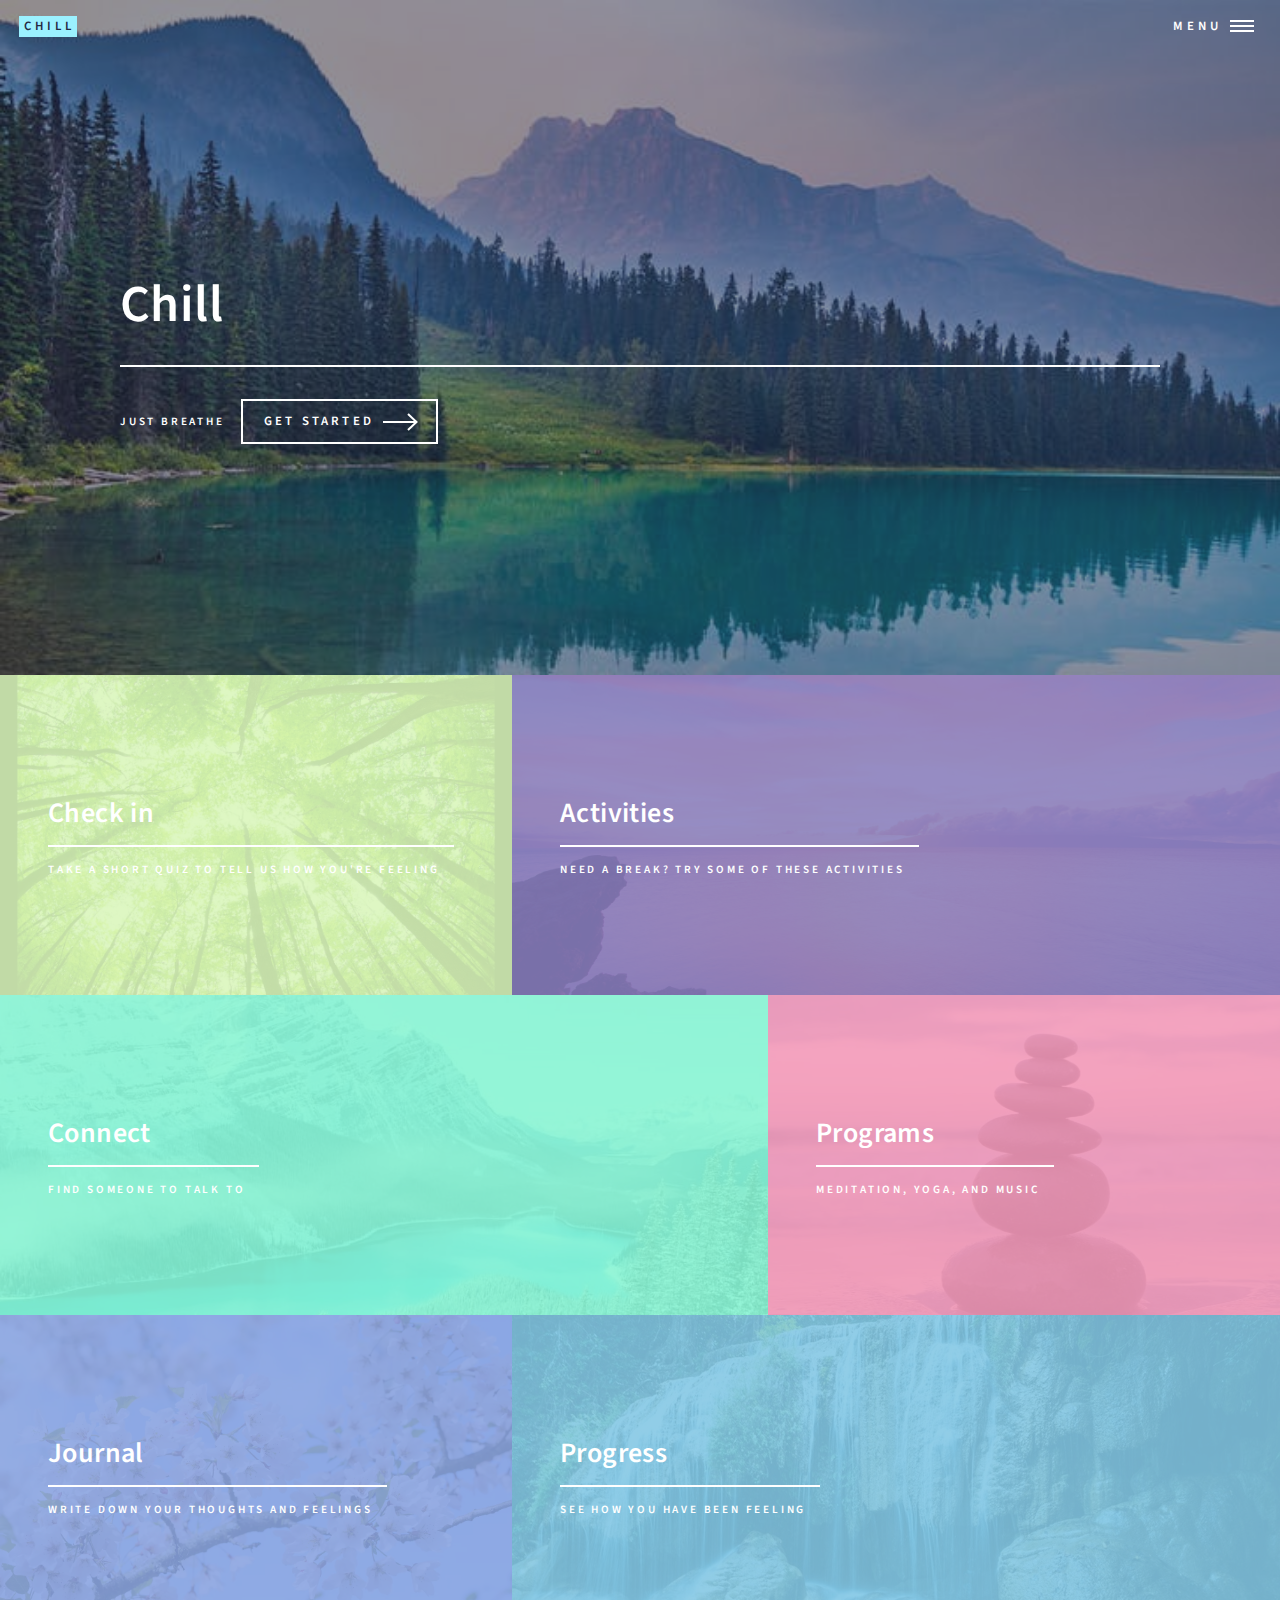
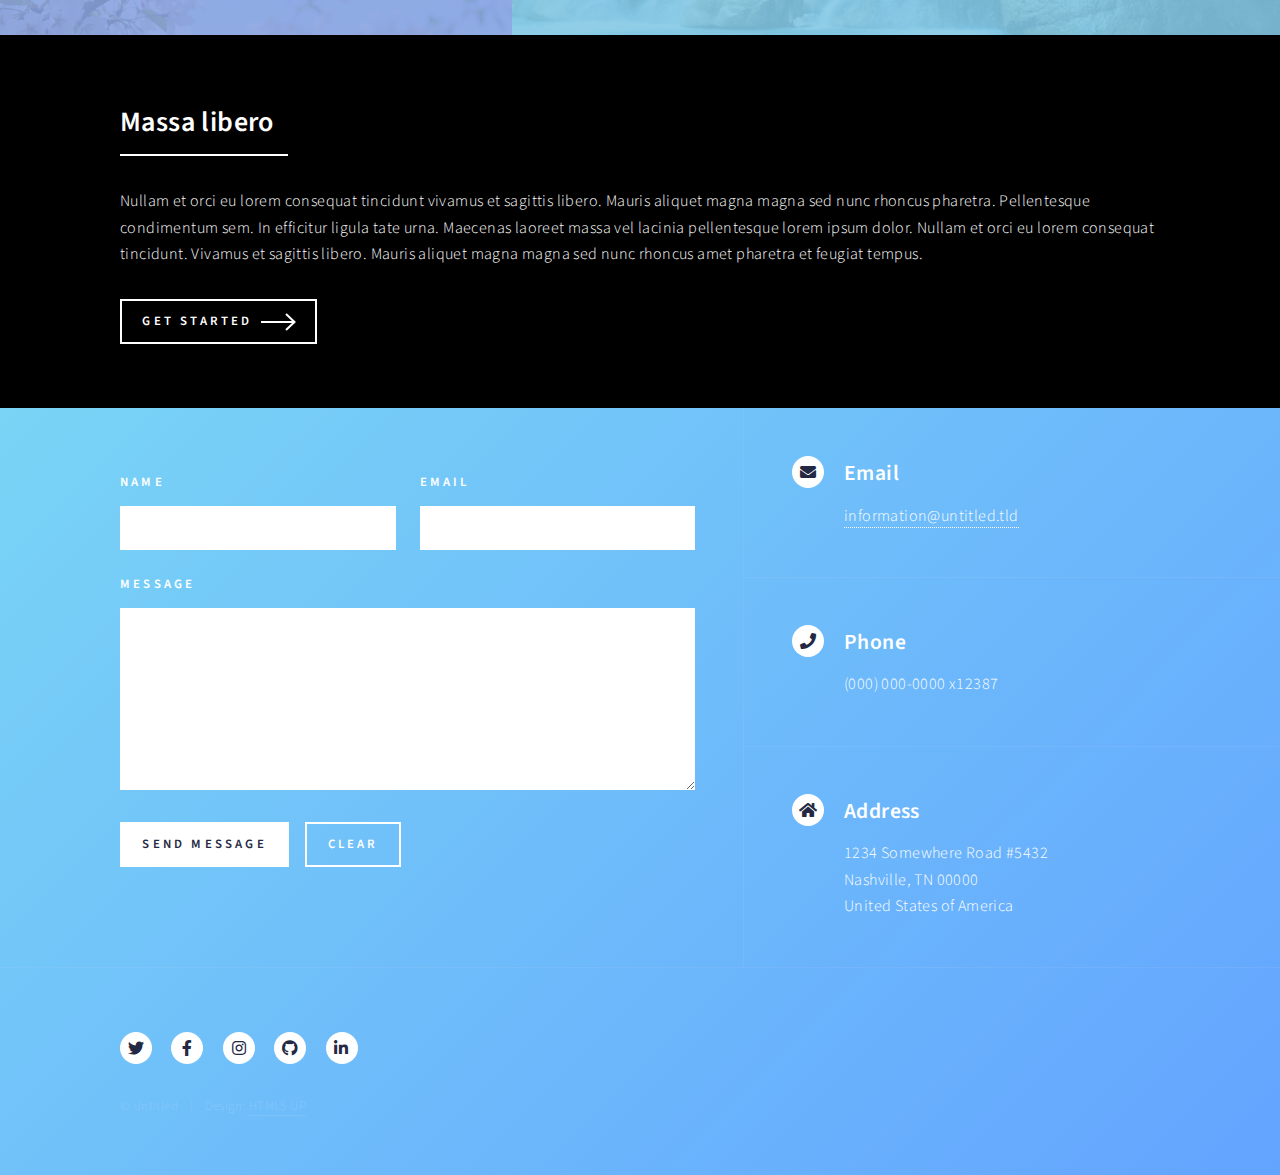
<file: index.html>
<!DOCTYPE HTML>
<!--
	Forty by HTML5 UP
	html5up.net | @ajlkn
	Free for personal and commercial use under the CCA 3.0 license (html5up.net/license)
-->
<html>
	<head>
		<title>Chill</title>
		<meta charset="utf-8" />
		<meta name="viewport" content="width=device-width, initial-scale=1, user-scalable=no" />
		<link rel="stylesheet" href="assets/css/main.css" />
		<noscript><link rel="stylesheet" href="assets/css/noscript.css" /></noscript>
	</head>
	<body class="is-preload">

		<!-- Wrapper -->
			<div id="wrapper">

				<!-- Header -->
					<header id="header" class="alt">
						<a href="index.html" class="logo"><strong>Chill</strong></a>
						<nav>
							<a href="#menu">Menu</a>
						</nav>
					</header>

				<!-- Menu -->
					<nav id="menu">
						<ul class="links">
							<li><a href="index.html">Home</a></li>
							<li><a href="landing.html">Landing</a></li>
							<li><a href="generic.html">Generic</a></li>
							<li><a href="elements.html">Elements</a></li>
							<li><a href="programs.html">Programs</a></li>
							<li><a href="journal.html">Journal</a></li>
						</ul>
						<ul class="actions stacked">
							<li><a href="#" class="button primary fit">Get Started</a></li>
							<li><a href="login.html" class="button fit">Log In</a></li>
						</ul>
					</nav>

				<!-- Banner -->
					<section id="banner" class="major">
						<div class="inner">
							<header class="major">
								<h1>Chill</h1>
							</header>
							<div class="content">
								<p>Just Breathe</p>
								<ul class="actions">
									<li><a href="#one" class="button next scrolly">Get Started</a></li>
								</ul>
							</div>
						</div>
					</section>


				<!-- Main -->
					<div id="main">

						<!-- One -->

					
						<!--CHANGE THE IMAGE LINKS HERE TO CHANGE THE IMAGES FOR THE 6 BOXES-->
							<section id="one" class="tiles">
								<article>
									<span class="image">
										<img src="images/trees.jpg" alt="" />
									</span>
									<header class="major">
										<h3><a href="landing.html" class="link">Check in</a></h3>
										<p>Take a short quiz to tell us how you're feeling</p>
									</header>
								</article>
								<article>
									<span class="image">
										<img src="images/sunset.jpg" alt="" />
									</span>
									<header class="major">
										<h3><a href="landing.html" class="link">Activities</a></h3>
										<p>Need a break? Try some of these activities</p>
									</header>
								</article>
								<article>
									<span class="image">
										<img src="images/lake.jpg" alt="" />
									</span>
									<header class="major">
										<h3><a href="landing.html" class="link">Connect</a></h3>
										<p>Find someone to talk to</p>
									</header>
								</article>
								<article>
									<span class="image">
										<img src="images/meditationstones.jpg" alt="" />
									</span>
									<header class="major">
										<h3><a href="programs.html" class="link">Programs</a></h3>
										<p>Meditation, yoga, and music</p>
									</header>
								</article>
								<article>
									<span class="image">
										<img src="images/flowers.webp" alt="" />
									</span>
									<header class="major">
										<h3><a href="journal.html" class="link">Journal</a></h3>
										<p>Write down your thoughts and feelings</p>
									</header>
								</article>
								<article>
									<span class="image">
										<img src="images/waterfall.jpg" alt="" />
									</span>
									<header class="major">
										<h3><a href="landing.html" class="link">Progress</a></h3>
										<p>See how you have been feeling </p>
									</header>
								</article>
							</section>

						<!-- Two -->
							<section id="two">
								<div class="inner">
									<header class="major">
										<h2>Massa libero</h2>
									</header>
									<p>Nullam et orci eu lorem consequat tincidunt vivamus et sagittis libero. Mauris aliquet magna magna sed nunc rhoncus pharetra. Pellentesque condimentum sem. In efficitur ligula tate urna. Maecenas laoreet massa vel lacinia pellentesque lorem ipsum dolor. Nullam et orci eu lorem consequat tincidunt. Vivamus et sagittis libero. Mauris aliquet magna magna sed nunc rhoncus amet pharetra et feugiat tempus.</p>
									<ul class="actions">
										<li><a href="landing.html" class="button next">Get Started</a></li>
									</ul>
								</div>
							</section>

					</div>

				<!-- Contact -->
					<section id="contact">
						<div class="inner">
							<section>
								<form method="post" action="#">
									<div class="fields">
										<div class="field half">
											<label for="name">Name</label>
											<input type="text" name="name" id="name" />
										</div>
										<div class="field half">
											<label for="email">Email</label>
											<input type="text" name="email" id="email" />
										</div>
										<div class="field">
											<label for="message">Message</label>
											<textarea name="message" id="message" rows="6"></textarea>
										</div>
									</div>
									<ul class="actions">
										<li><input type="submit" value="Send Message" class="primary" /></li>
										<li><input type="reset" value="Clear" /></li>
									</ul>
								</form>
							</section>
							<section class="split">
								<section>
									<div class="contact-method">
										<span class="icon solid alt fa-envelope"></span>
										<h3>Email</h3>
										<a href="#">information@untitled.tld</a>
									</div>
								</section>
								<section>
									<div class="contact-method">
										<span class="icon solid alt fa-phone"></span>
										<h3>Phone</h3>
										<span>(000) 000-0000 x12387</span>
									</div>
								</section>
								<section>
									<div class="contact-method">
										<span class="icon solid alt fa-home"></span>
										<h3>Address</h3>
										<span>1234 Somewhere Road #5432<br />
										Nashville, TN 00000<br />
										United States of America</span>
									</div>
								</section>
							</section>
						</div>
					</section>

				<!-- Footer -->
					<footer id="footer">
						<div class="inner">
							<ul class="icons">
								<li><a href="#" class="icon brands alt fa-twitter"><span class="label">Twitter</span></a></li>
								<li><a href="#" class="icon brands alt fa-facebook-f"><span class="label">Facebook</span></a></li>
								<li><a href="#" class="icon brands alt fa-instagram"><span class="label">Instagram</span></a></li>
								<li><a href="#" class="icon brands alt fa-github"><span class="label">GitHub</span></a></li>
								<li><a href="#" class="icon brands alt fa-linkedin-in"><span class="label">LinkedIn</span></a></li>
							</ul>
							<ul class="copyright">
								<li>&copy; Untitled</li><li>Design: <a href="https://html5up.net">HTML5 UP</a></li>
							</ul>
						</div>
					</footer>

			</div>

		<!-- Scripts -->
			<script src="assets/js/jquery.min.js"></script>
			<script src="assets/js/jquery.scrolly.min.js"></script>
			<script src="assets/js/jquery.scrollex.min.js"></script>
			<script src="assets/js/browser.min.js"></script>
			<script src="assets/js/breakpoints.min.js"></script>
			<script src="assets/js/util.js"></script>
			<script src="assets/js/main.js"></script>

	</body>
</html>
</file>
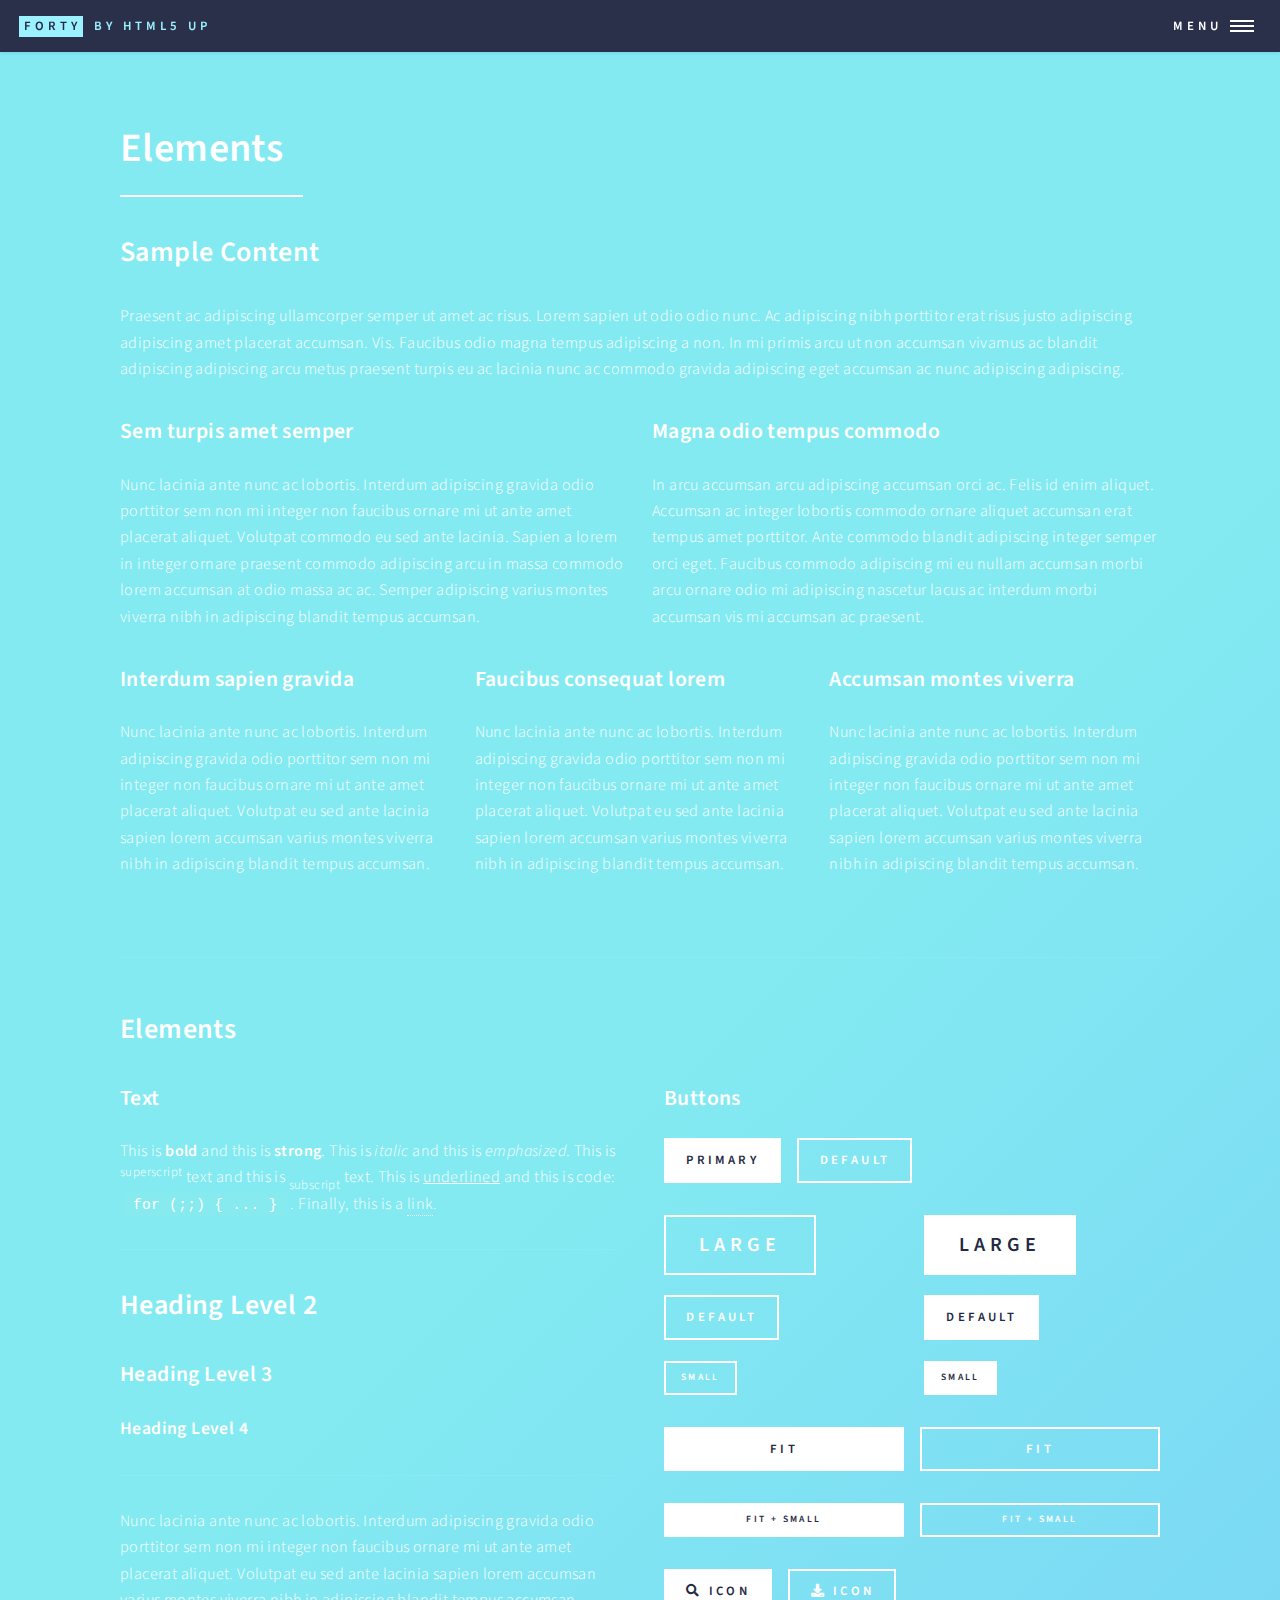
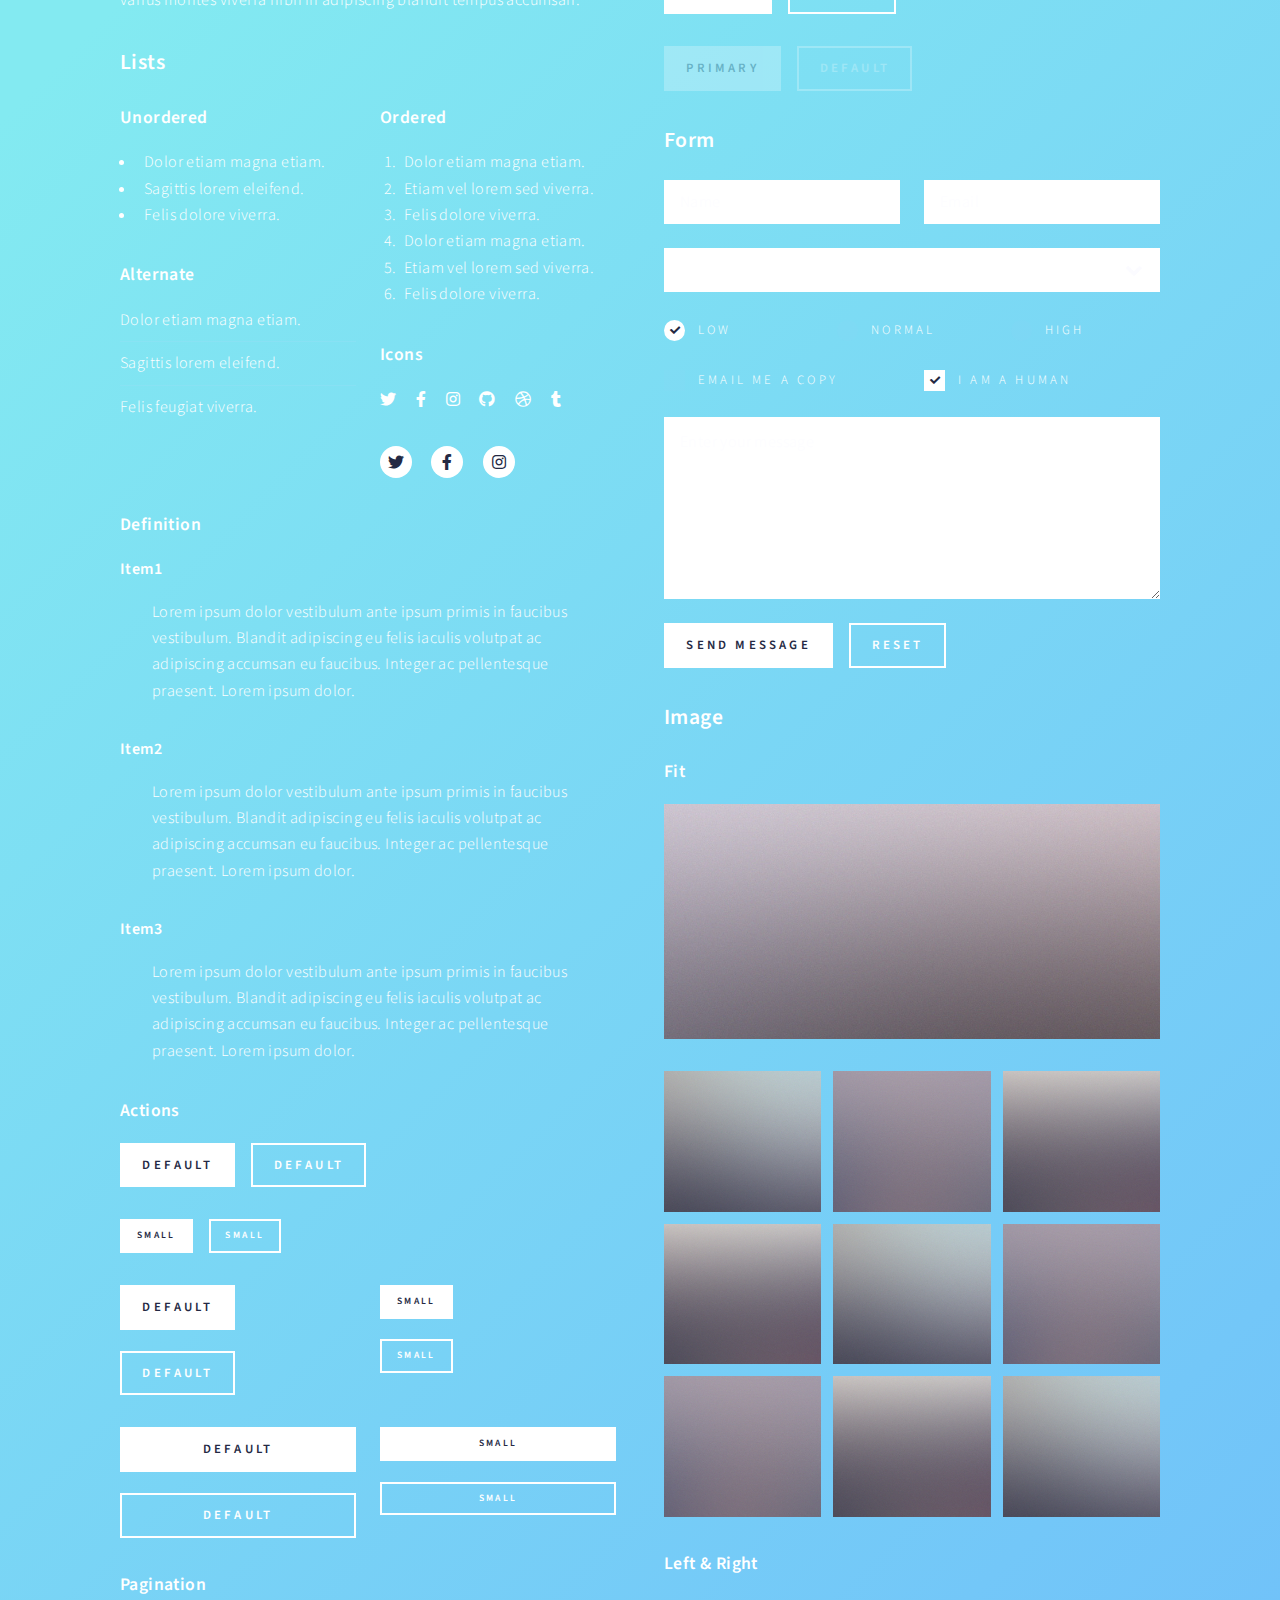
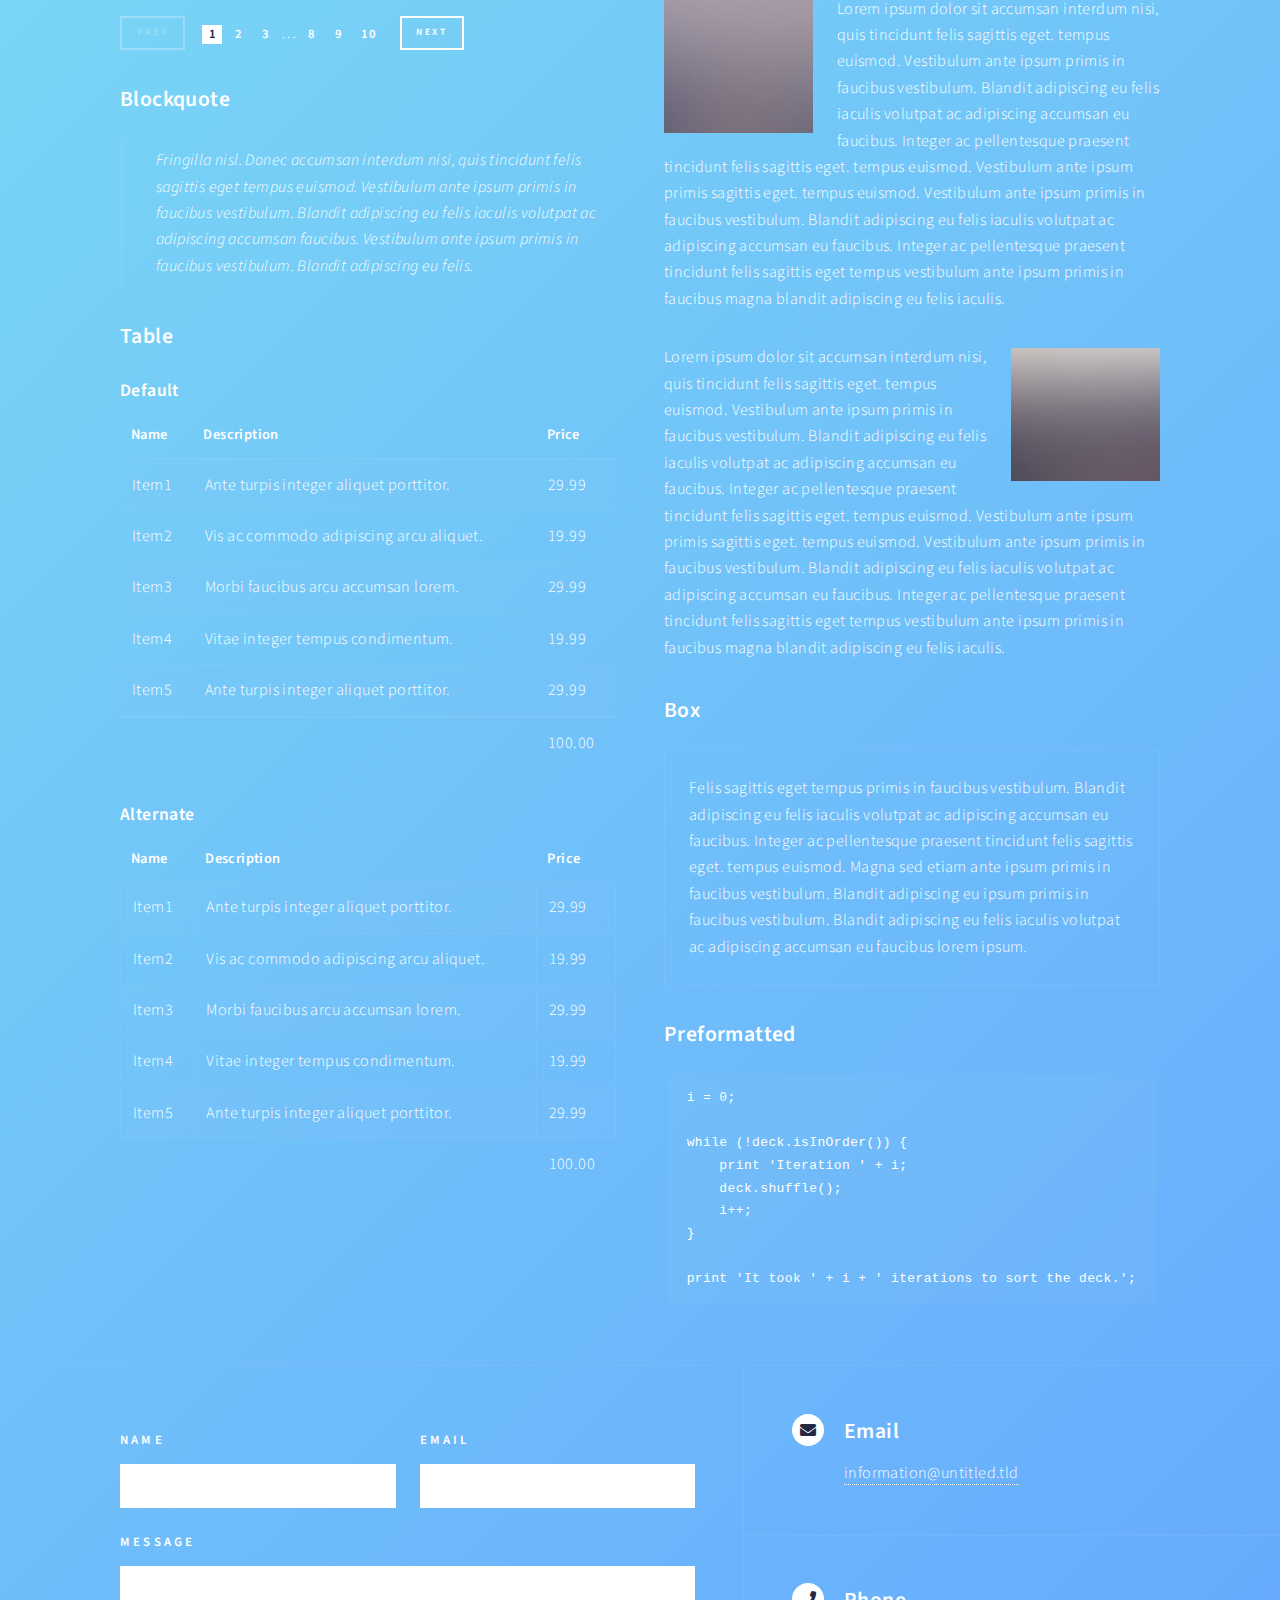
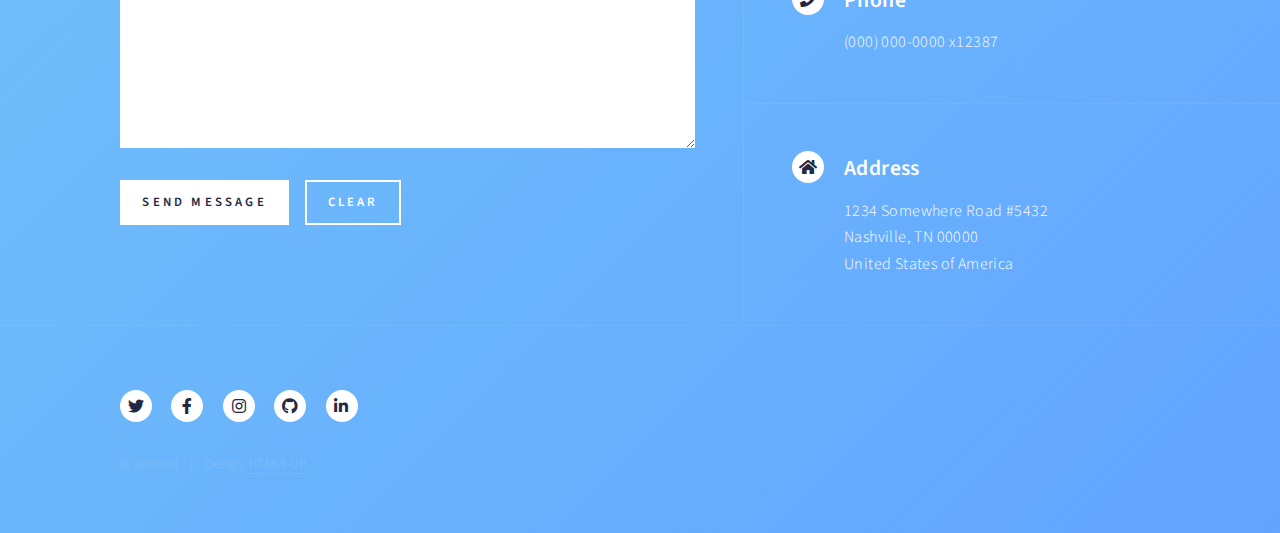
<file: elements.html>
<!DOCTYPE HTML>  
<!--
	Forty by HTML5 UP
	html5up.net | @ajlkn
	Free for personal and commercial use under the CCA 3.0 license (html5up.net/license)
-->  
<html>
	<head>
		<title>Elements - Forty by HTML5 UP</title>
		<meta charset="utf-8" />
		<meta name="viewport" content="width=device-width, initial-scale=1, user-scalable=no" />
		<link rel="stylesheet" href="assets/css/main.css" />
		<noscript><link rel="stylesheet" href="assets/css/noscript.css" /></noscript>
	</head>
	<body class="is-preload">

		<!-- Wrapper -->
			<div id="wrapper">

				<!-- Header -->
					<header id="header">
						<a href="index.html" class="logo"><strong>Forty</strong> <span>by HTML5 UP</span></a>
						<nav>
							<a href="#menu">Menu</a>
						</nav>
					</header>

				<!-- Menu -->
					<nav id="menu">
						<ul class="links">
							<li><a href="index.html">Home</a></li>
							<li><a href="landing.html">Landing</a></li>
							<li><a href="generic.html">Generic</a></li>
							<li><a href="elements.html">Elements</a></li>
						</ul>
						<ul class="actions stacked">
							<li><a href="#" class="button primary fit">Get Started</a></li>
							<li><a href="#" class="button fit">Log In</a></li>
						</ul>
					</nav>

				<!-- Main -->
					<div id="main" class="alt">

						<!-- One -->
							<section id="one">
								<div class="inner">
									<header class="major">
										<h1>Elements</h1>
									</header>

									<!-- Content -->
										<h2 id="content">Sample Content</h2>
										<p>Praesent ac adipiscing ullamcorper semper ut amet ac risus. Lorem sapien ut odio odio nunc. Ac adipiscing nibh porttitor erat risus justo adipiscing adipiscing amet placerat accumsan. Vis. Faucibus odio magna tempus adipiscing a non. In mi primis arcu ut non accumsan vivamus ac blandit adipiscing adipiscing arcu metus praesent turpis eu ac lacinia nunc ac commodo gravida adipiscing eget accumsan ac nunc adipiscing adipiscing.</p>
										<div class="row">
											<div class="col-6 col-12-small">
												<h3>Sem turpis amet semper</h3>
												<p>Nunc lacinia ante nunc ac lobortis. Interdum adipiscing gravida odio porttitor sem non mi integer non faucibus ornare mi ut ante amet placerat aliquet. Volutpat commodo eu sed ante lacinia. Sapien a lorem in integer ornare praesent commodo adipiscing arcu in massa commodo lorem accumsan at odio massa ac ac. Semper adipiscing varius montes viverra nibh in adipiscing blandit tempus accumsan.</p>
											</div>
											<div class="col-6 col-12-small">
												<h3>Magna odio tempus commodo</h3>
												<p>In arcu accumsan arcu adipiscing accumsan orci ac. Felis id enim aliquet. Accumsan ac integer lobortis commodo ornare aliquet accumsan erat tempus amet porttitor. Ante commodo blandit adipiscing integer semper orci eget. Faucibus commodo adipiscing mi eu nullam accumsan morbi arcu ornare odio mi adipiscing nascetur lacus ac interdum morbi accumsan vis mi accumsan ac praesent.</p>
											</div>
											<!-- Break -->
											<div class="col-4 col-12-medium">
												<h3>Interdum sapien gravida</h3>
												<p>Nunc lacinia ante nunc ac lobortis. Interdum adipiscing gravida odio porttitor sem non mi integer non faucibus ornare mi ut ante amet placerat aliquet. Volutpat eu sed ante lacinia sapien lorem accumsan varius montes viverra nibh in adipiscing blandit tempus accumsan.</p>
											</div>
											<div class="col-4 col-12-medium">
												<h3>Faucibus consequat lorem</h3>
												<p>Nunc lacinia ante nunc ac lobortis. Interdum adipiscing gravida odio porttitor sem non mi integer non faucibus ornare mi ut ante amet placerat aliquet. Volutpat eu sed ante lacinia sapien lorem accumsan varius montes viverra nibh in adipiscing blandit tempus accumsan.</p>
											</div>
											<div class="col-4 col-12-medium">
												<h3>Accumsan montes viverra</h3>
												<p>Nunc lacinia ante nunc ac lobortis. Interdum adipiscing gravida odio porttitor sem non mi integer non faucibus ornare mi ut ante amet placerat aliquet. Volutpat eu sed ante lacinia sapien lorem accumsan varius montes viverra nibh in adipiscing blandit tempus accumsan.</p>
											</div>
										</div>

									<hr class="major" />

									<!-- Elements -->
										<h2 id="elements">Elements</h2>
										<div class="row gtr-200">
											<div class="col-6 col-12-medium">

												<!-- Text stuff -->
													<h3>Text</h3>
													<p>This is <b>bold</b> and this is <strong>strong</strong>. This is <i>italic</i> and this is <em>emphasized</em>.
													This is <sup>superscript</sup> text and this is <sub>subscript</sub> text.
													This is <u>underlined</u> and this is code: <code>for (;;) { ... }</code>.
													Finally, this is a <a href="#">link</a>.</p>
													<hr />
													<h2>Heading Level 2</h2>
													<h3>Heading Level 3</h3>
													<h4>Heading Level 4</h4>
													<hr />
													<p>Nunc lacinia ante nunc ac lobortis. Interdum adipiscing gravida odio porttitor sem non mi integer non faucibus ornare mi ut ante amet placerat aliquet. Volutpat eu sed ante lacinia sapien lorem accumsan varius montes viverra nibh in adipiscing blandit tempus accumsan.</p>

												<!-- Lists -->
													<h3>Lists</h3>
													<div class="row">
														<div class="col-6 col-12-small">

															<h4>Unordered</h4>
															<ul>
																<li>Dolor etiam magna etiam.</li>
																<li>Sagittis lorem eleifend.</li>
																<li>Felis dolore viverra.</li>
															</ul>

															<h4>Alternate</h4>
															<ul class="alt">
																<li>Dolor etiam magna etiam.</li>
																<li>Sagittis lorem eleifend.</li>
																<li>Felis feugiat viverra.</li>
															</ul>

														</div>
														<div class="col-6 col-12-small">

															<h4>Ordered</h4>
															<ol>
																<li>Dolor etiam magna etiam.</li>
																<li>Etiam vel lorem sed viverra.</li>
																<li>Felis dolore viverra.</li>
																<li>Dolor etiam magna etiam.</li>
																<li>Etiam vel lorem sed viverra.</li>
																<li>Felis dolore viverra.</li>
															</ol>

															<h4>Icons</h4>
															<ul class="icons">
																<li><a href="#" class="icon brands fa-twitter"><span class="label">Twitter</span></a></li>
																<li><a href="#" class="icon brands fa-facebook-f"><span class="label">Facebook</span></a></li>
																<li><a href="#" class="icon brands fa-instagram"><span class="label">Instagram</span></a></li>
																<li><a href="#" class="icon brands fa-github"><span class="label">Github</span></a></li>
																<li><a href="#" class="icon brands fa-dribbble"><span class="label">Dribbble</span></a></li>
																<li><a href="#" class="icon brands fa-tumblr"><span class="label">Tumblr</span></a></li>
															</ul>
															<ul class="icons">
																<li><a href="#" class="icon brands alt fa-twitter"><span class="label">Twitter</span></a></li>
																<li><a href="#" class="icon brands alt fa-facebook-f"><span class="label">Facebook</span></a></li>
																<li><a href="#" class="icon brands alt fa-instagram"><span class="label">Instagram</span></a></li>
															</ul>

														</div>
													</div>
													<h4>Definition</h4>
													<dl>
														<dt>Item1</dt>
														<dd>
															<p>Lorem ipsum dolor vestibulum ante ipsum primis in faucibus vestibulum. Blandit adipiscing eu felis iaculis volutpat ac adipiscing accumsan eu faucibus. Integer ac pellentesque praesent. Lorem ipsum dolor.</p>
														</dd>
														<dt>Item2</dt>
														<dd>
															<p>Lorem ipsum dolor vestibulum ante ipsum primis in faucibus vestibulum. Blandit adipiscing eu felis iaculis volutpat ac adipiscing accumsan eu faucibus. Integer ac pellentesque praesent. Lorem ipsum dolor.</p>
														</dd>
														<dt>Item3</dt>
														<dd>
															<p>Lorem ipsum dolor vestibulum ante ipsum primis in faucibus vestibulum. Blandit adipiscing eu felis iaculis volutpat ac adipiscing accumsan eu faucibus. Integer ac pellentesque praesent. Lorem ipsum dolor.</p>
														</dd>
													</dl>

													<h4>Actions</h4>
													<ul class="actions">
														<li><a href="#" class="button primary">Default</a></li>
														<li><a href="#" class="button">Default</a></li>
													</ul>
													<ul class="actions small">
														<li><a href="#" class="button primary small">Small</a></li>
														<li><a href="#" class="button small">Small</a></li>
													</ul>
													<div class="row">
														<div class="col-6 col-12-small">
															<ul class="actions stacked">
																<li><a href="#" class="button primary">Default</a></li>
																<li><a href="#" class="button">Default</a></li>
															</ul>
														</div>
														<div class="col-6 col-12-small">
															<ul class="actions stacked">
																<li><a href="#" class="button primary small">Small</a></li>
																<li><a href="#" class="button small">Small</a></li>
															</ul>
														</div>
														<div class="col-6 col-12-small">
															<ul class="actions stacked">
																<li><a href="#" class="button primary fit">Default</a></li>
																<li><a href="#" class="button fit">Default</a></li>
															</ul>
														</div>
														<div class="col-6 col-12-small">
															<ul class="actions stacked">
																<li><a href="#" class="button primary small fit">Small</a></li>
																<li><a href="#" class="button small fit">Small</a></li>
															</ul>
														</div>
													</div>

													<h4>Pagination</h4>
													<ul class="pagination">
														<li><span class="button small disabled">Prev</span></li>
														<li><a href="#" class="page active">1</a></li>
														<li><a href="#" class="page">2</a></li>
														<li><a href="#" class="page">3</a></li>
														<li><span>&hellip;</span></li>
														<li><a href="#" class="page">8</a></li>
														<li><a href="#" class="page">9</a></li>
														<li><a href="#" class="page">10</a></li>
														<li><a href="#" class="button small">Next</a></li>
													</ul>

												<!-- Blockquote -->
													<h3>Blockquote</h3>
													<blockquote>Fringilla nisl. Donec accumsan interdum nisi, quis tincidunt felis sagittis eget tempus euismod. Vestibulum ante ipsum primis in faucibus vestibulum. Blandit adipiscing eu felis iaculis volutpat ac adipiscing accumsan faucibus. Vestibulum ante ipsum primis in faucibus vestibulum. Blandit adipiscing eu felis.</blockquote>

												<!-- Table -->
													<h3>Table</h3>

													<h4>Default</h4>
													<div class="table-wrapper">
														<table>
															<thead>
																<tr>
																	<th>Name</th>
																	<th>Description</th>
																	<th>Price</th>
																</tr>
															</thead>
															<tbody>
																<tr>
																	<td>Item1</td>
																	<td>Ante turpis integer aliquet porttitor.</td>
																	<td>29.99</td>
																</tr>
																<tr>
																	<td>Item2</td>
																	<td>Vis ac commodo adipiscing arcu aliquet.</td>
																	<td>19.99</td>
																</tr>
																<tr>
																	<td>Item3</td>
																	<td> Morbi faucibus arcu accumsan lorem.</td>
																	<td>29.99</td>
																</tr>
																<tr>
																	<td>Item4</td>
																	<td>Vitae integer tempus condimentum.</td>
																	<td>19.99</td>
																</tr>
																<tr>
																	<td>Item5</td>
																	<td>Ante turpis integer aliquet porttitor.</td>
																	<td>29.99</td>
																</tr>
															</tbody>
															<tfoot>
																<tr>
																	<td colspan="2"></td>
																	<td>100.00</td>
																</tr>
															</tfoot>
														</table>
													</div>

													<h4>Alternate</h4>
													<div class="table-wrapper">
														<table class="alt">
															<thead>
																<tr>
																	<th>Name</th>
																	<th>Description</th>
																	<th>Price</th>
																</tr>
															</thead>
															<tbody>
																<tr>
																	<td>Item1</td>
																	<td>Ante turpis integer aliquet porttitor.</td>
																	<td>29.99</td>
																</tr>
																<tr>
																	<td>Item2</td>
																	<td>Vis ac commodo adipiscing arcu aliquet.</td>
																	<td>19.99</td>
																</tr>
																<tr>
																	<td>Item3</td>
																	<td> Morbi faucibus arcu accumsan lorem.</td>
																	<td>29.99</td>
																</tr>
																<tr>
																	<td>Item4</td>
																	<td>Vitae integer tempus condimentum.</td>
																	<td>19.99</td>
																</tr>
																<tr>
																	<td>Item5</td>
																	<td>Ante turpis integer aliquet porttitor.</td>
																	<td>29.99</td>
																</tr>
															</tbody>
															<tfoot>
																<tr>
																	<td colspan="2"></td>
																	<td>100.00</td>
																</tr>
															</tfoot>
														</table>
													</div>

											</div>
											<div class="col-6 col-12-medium">

												<!-- Buttons -->
													<h3>Buttons</h3>
													<ul class="actions">
														<li><a href="#" class="button primary">Primary</a></li>
														<li><a href="#" class="button">Default</a></li>
													</ul>
													<div class="row">
														<div class="col-6 col-12-xsmall">
															<ul class="actions stacked">
																<li><a href="#" class="button large">Large</a></li>
																<li><a href="#" class="button">Default</a></li>
																<li><a href="#" class="button small">Small</a></li>
															</ul>
														</div>
														<div class="col-6 col-12-xsmall">
															<ul class="actions stacked">
																<li><a href="#" class="button primary large">Large</a></li>
																<li><a href="#" class="button primary">Default</a></li>
																<li><a href="#" class="button primary small">Small</a></li>
															</ul>
														</div>
													</div>
													<ul class="actions fit">
														<li><a href="#" class="button primary fit">Fit</a></li>
														<li><a href="#" class="button fit">Fit</a></li>
													</ul>
													<ul class="actions fit small">
														<li><a href="#" class="button primary fit small">Fit + Small</a></li>
														<li><a href="#" class="button fit small">Fit + Small</a></li>
													</ul>
													<ul class="actions">
														<li><a href="#" class="button primary icon solid fa-search">Icon</a></li>
														<li><a href="#" class="button icon solid fa-download">Icon</a></li>
													</ul>
													<ul class="actions">
														<li><span class="button primary disabled">Primary</span></li>
														<li><span class="button disabled">Default</span></li>
													</ul>

												<!-- Form -->
													<h3>Form</h3>

													<form method="post" action="#">
														<div class="row gtr-uniform">
															<div class="col-6 col-12-xsmall">
																<input type="text" name="demo-name" id="demo-name" value="" placeholder="Name" />
															</div>
															<div class="col-6 col-12-xsmall">
																<input type="email" name="demo-email" id="demo-email" value="" placeholder="Email" />
															</div>
															<!-- Break -->
															<div class="col-12">
																<select name="demo-category" id="demo-category">
																	<option value="">- Category -</option>
																	<option value="1">Manufacturing</option>
																	<option value="1">Shipping</option>
																	<option value="1">Administration</option>
																	<option value="1">Human Resources</option>
																</select>
															</div>
															<!-- Break -->
															<div class="col-4 col-12-small">
																<input type="radio" id="demo-priority-low" name="demo-priority" checked>
																<label for="demo-priority-low">Low</label>
															</div>
															<div class="col-4 col-12-small">
																<input type="radio" id="demo-priority-normal" name="demo-priority">
																<label for="demo-priority-normal">Normal</label>
															</div>
															<div class="col-4 col-12-small">
																<input type="radio" id="demo-priority-high" name="demo-priority">
																<label for="demo-priority-high">High</label>
															</div>
															<!-- Break -->
															<div class="col-6 col-12-small">
																<input type="checkbox" id="demo-copy" name="demo-copy">
																<label for="demo-copy">Email me a copy</label>
															</div>
															<div class="col-6 col-12-small">
																<input type="checkbox" id="demo-human" name="demo-human" checked>
																<label for="demo-human">I am a human</label>
															</div>
															<!-- Break -->
															<div class="col-12">
																<textarea name="demo-message" id="demo-message" placeholder="Enter your message" rows="6"></textarea>
															</div>
															<!-- Break -->
															<div class="col-12">
																<ul class="actions">
																	<li><input type="submit" value="Send Message" class="primary" /></li>
																	<li><input type="reset" value="Reset" /></li>
																</ul>
															</div>
														</div>
													</form>

												<!-- Image -->
													<h3>Image</h3>

													<h4>Fit</h4>
													<span class="image fit"><img src="images/pic03.jpg" alt="" /></span>
													<div class="box alt">
														<div class="row gtr-50 gtr-uniform">
															<div class="col-4"><span class="image fit"><img src="images/pic08.jpg" alt="" /></span></div>
															<div class="col-4"><span class="image fit"><img src="images/pic09.jpg" alt="" /></span></div>
															<div class="col-4"><span class="image fit"><img src="images/pic10.jpg" alt="" /></span></div>
															<!-- Break -->
															<div class="col-4"><span class="image fit"><img src="images/pic10.jpg" alt="" /></span></div>
															<div class="col-4"><span class="image fit"><img src="images/pic08.jpg" alt="" /></span></div>
															<div class="col-4"><span class="image fit"><img src="images/pic09.jpg" alt="" /></span></div>
															<!-- Break -->
															<div class="col-4"><span class="image fit"><img src="images/pic09.jpg" alt="" /></span></div>
															<div class="col-4"><span class="image fit"><img src="images/pic10.jpg" alt="" /></span></div>
															<div class="col-4"><span class="image fit"><img src="images/pic08.jpg" alt="" /></span></div>
														</div>
													</div>

													<h4>Left &amp; Right</h4>
													<p><span class="image left"><img src="images/pic09.jpg" alt="" /></span>Lorem ipsum dolor sit accumsan interdum nisi, quis tincidunt felis sagittis eget. tempus euismod. Vestibulum ante ipsum primis in faucibus vestibulum. Blandit adipiscing eu felis iaculis volutpat ac adipiscing accumsan eu faucibus. Integer ac pellentesque praesent tincidunt felis sagittis eget. tempus euismod. Vestibulum ante ipsum primis sagittis eget. tempus euismod. Vestibulum ante ipsum primis in faucibus vestibulum. Blandit adipiscing eu felis iaculis volutpat ac adipiscing accumsan eu faucibus. Integer ac pellentesque praesent tincidunt felis sagittis eget tempus vestibulum ante ipsum primis in faucibus magna blandit adipiscing eu felis iaculis.</p>
													<p><span class="image right"><img src="images/pic10.jpg" alt="" /></span>Lorem ipsum dolor sit accumsan interdum nisi, quis tincidunt felis sagittis eget. tempus euismod. Vestibulum ante ipsum primis in faucibus vestibulum. Blandit adipiscing eu felis iaculis volutpat ac adipiscing accumsan eu faucibus. Integer ac pellentesque praesent tincidunt felis sagittis eget. tempus euismod. Vestibulum ante ipsum primis sagittis eget. tempus euismod. Vestibulum ante ipsum primis in faucibus vestibulum. Blandit adipiscing eu felis iaculis volutpat ac adipiscing accumsan eu faucibus. Integer ac pellentesque praesent tincidunt felis sagittis eget tempus vestibulum ante ipsum primis in faucibus magna blandit adipiscing eu felis iaculis.</p>

												<!-- Box -->
													<h3>Box</h3>
													<div class="box">
														<p>Felis sagittis eget tempus primis in faucibus vestibulum. Blandit adipiscing eu felis iaculis volutpat ac adipiscing accumsan eu faucibus. Integer ac pellentesque praesent tincidunt felis sagittis eget. tempus euismod. Magna sed etiam ante ipsum primis in faucibus vestibulum. Blandit adipiscing eu ipsum primis in faucibus vestibulum. Blandit adipiscing eu felis iaculis volutpat ac adipiscing accumsan eu faucibus lorem ipsum.</p>
													</div>

												<!-- Preformatted Code -->
													<h3>Preformatted</h3>
													<pre><code>i = 0;

while (!deck.isInOrder()) {
    print 'Iteration ' + i;
    deck.shuffle();
    i++;
}

print 'It took ' + i + ' iterations to sort the deck.';
</code></pre>

											</div>
										</div>

								</div>
							</section>

					</div>

				<!-- Contact -->
					<section id="contact">
						<div class="inner">
							<section>
								<form method="post" action="#">
									<div class="fields">
										<div class="field half">
											<label for="name">Name</label>
											<input type="text" name="name" id="name" />
										</div>
										<div class="field half">
											<label for="email">Email</label>
											<input type="text" name="email" id="email" />
										</div>
										<div class="field">
											<label for="message">Message</label>
											<textarea name="message" id="message" rows="6"></textarea>
										</div>
									</div>
									<ul class="actions">
										<li><input type="submit" value="Send Message" class="primary" /></li>
										<li><input type="reset" value="Clear" /></li>
									</ul>
								</form>
							</section>
							<section class="split">
								<section>
									<div class="contact-method">
										<span class="icon solid alt fa-envelope"></span>
										<h3>Email</h3>
										<a href="#">information@untitled.tld</a>
									</div>
								</section>
								<section>
									<div class="contact-method">
										<span class="icon solid alt fa-phone"></span>
										<h3>Phone</h3>
										<span>(000) 000-0000 x12387</span>
									</div>
								</section>
								<section>
									<div class="contact-method">
										<span class="icon solid alt fa-home"></span>
										<h3>Address</h3>
										<span>1234 Somewhere Road #5432<br />
										Nashville, TN 00000<br />
										United States of America</span>
									</div>
								</section>
							</section>
						</div>
					</section>

				<!-- Footer -->
					<footer id="footer">
						<div class="inner">
							<ul class="icons">
								<li><a href="#" class="icon brands alt fa-twitter"><span class="label">Twitter</span></a></li>
								<li><a href="#" class="icon brands alt fa-facebook-f"><span class="label">Facebook</span></a></li>
								<li><a href="#" class="icon brands alt fa-instagram"><span class="label">Instagram</span></a></li>
								<li><a href="#" class="icon brands alt fa-github"><span class="label">GitHub</span></a></li>
								<li><a href="#" class="icon brands alt fa-linkedin-in"><span class="label">LinkedIn</span></a></li>
							</ul>
							<ul class="copyright">
								<li>&copy; Untitled</li><li>Design: <a href="https://html5up.net">HTML5 UP</a></li>
							</ul>
						</div>
					</footer>

			</div>

		<!-- Scripts -->
			<script src="assets/js/jquery.min.js"></script>
			<script src="assets/js/jquery.scrolly.min.js"></script>
			<script src="assets/js/jquery.scrollex.min.js"></script>
			<script src="assets/js/browser.min.js"></script>
			<script src="assets/js/breakpoints.min.js"></script>
			<script src="assets/js/util.js"></script>
			<script src="assets/js/main.js"></script>

	</body>
</html>
</file>
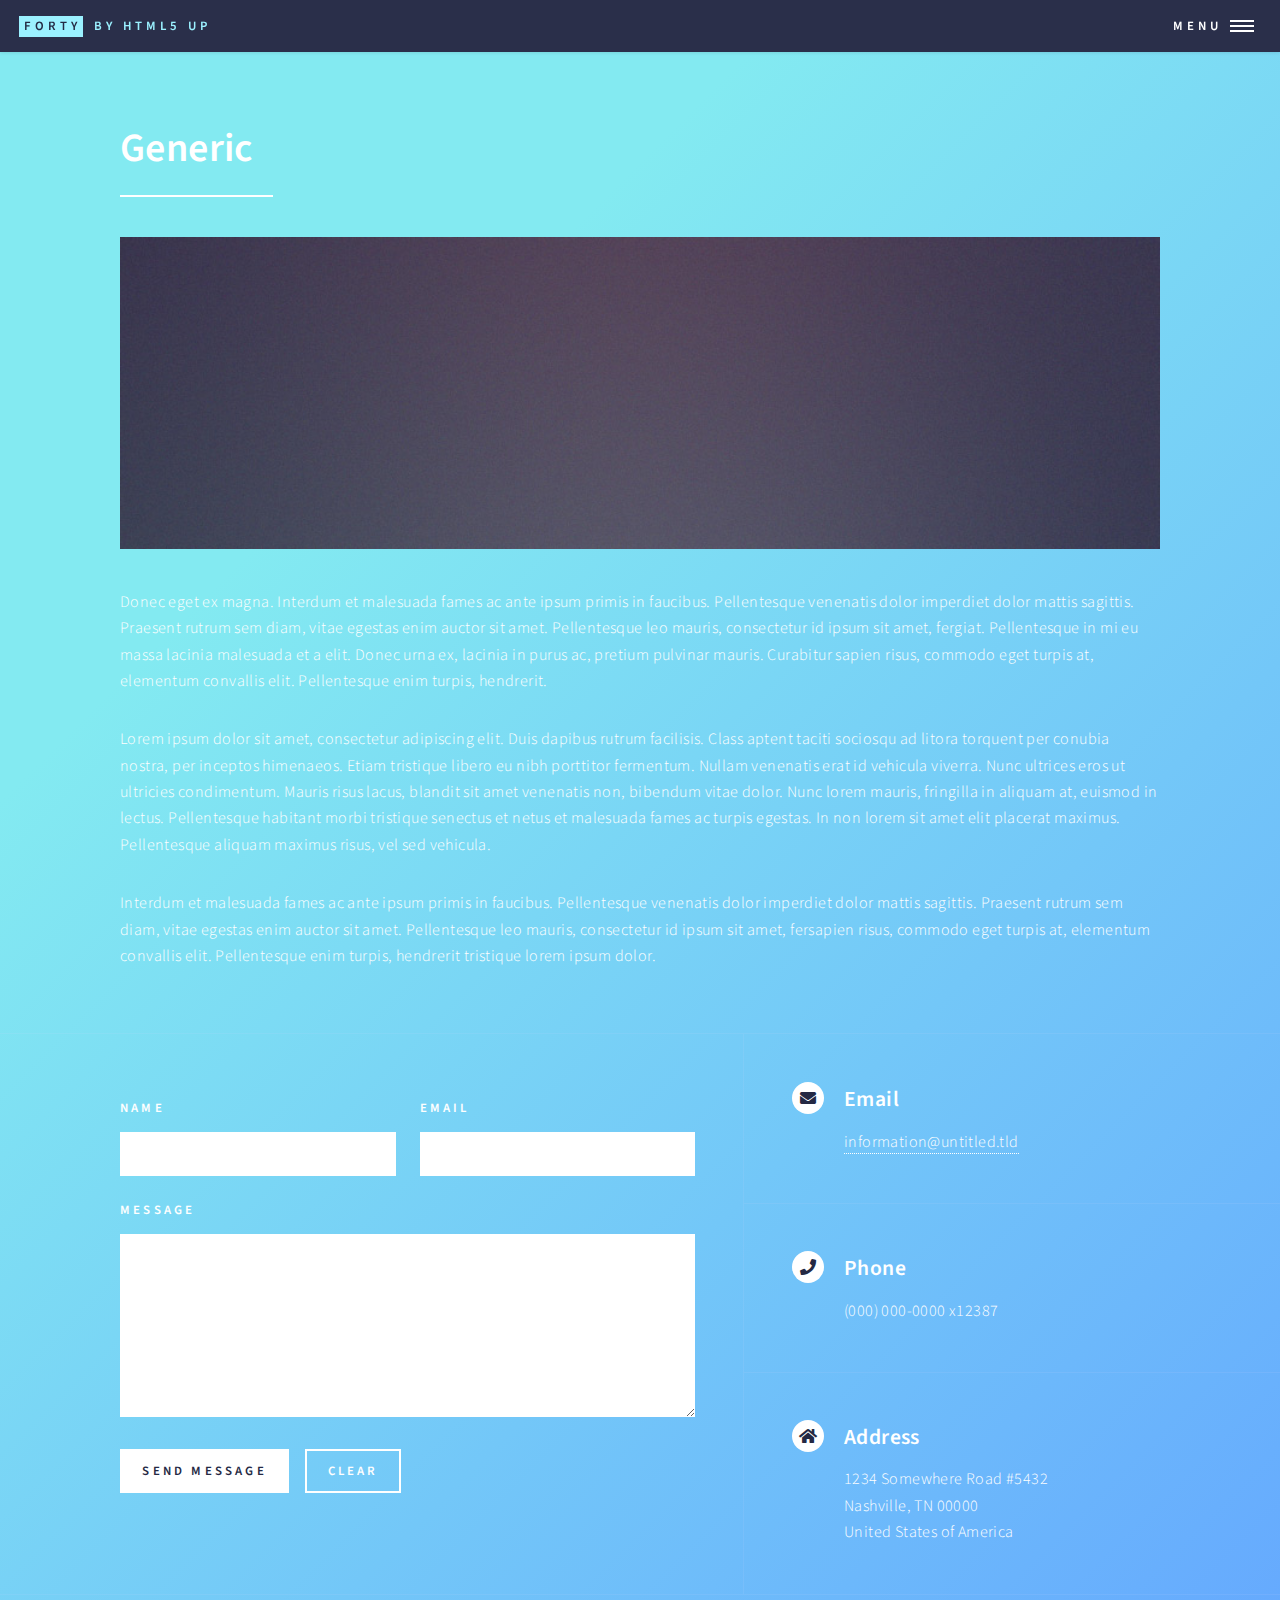
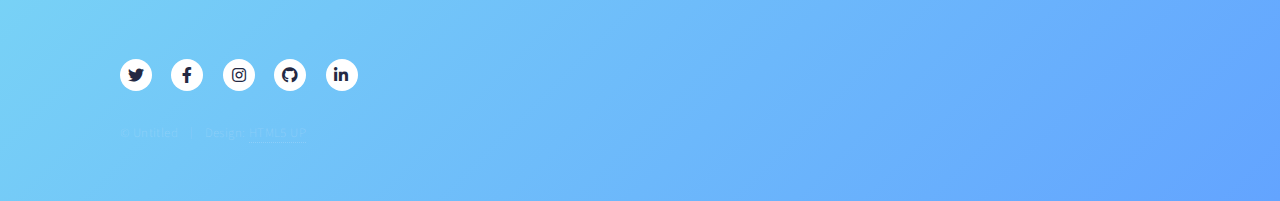
<file: generic.html>
<!DOCTYPE HTML>
<!--
	Forty by HTML5 UP
	html5up.net | @ajlkn
	Free for personal and commercial use under the CCA 3.0 license (html5up.net/license)
-->
<html>
	<head>
		<title>Generic - Forty by HTML5 UP</title>
		<meta charset="utf-8" />
		<meta name="viewport" content="width=device-width, initial-scale=1, user-scalable=no" />
		<link rel="stylesheet" href="assets/css/main.css" />
		<noscript><link rel="stylesheet" href="assets/css/noscript.css" /></noscript>
	</head>
	<body class="is-preload">

		<!-- Wrapper -->
			<div id="wrapper">

				<!-- Header -->
					<header id="header">
						<a href="index.html" class="logo"><strong>Forty</strong> <span>by HTML5 UP</span></a>
						<nav>
							<a href="#menu">Menu</a>
						</nav>
					</header>

				<!-- Menu -->
					<nav id="menu">
						<ul class="links">
							<li><a href="index.html">Home</a></li>
							<li><a href="landing.html">Landing</a></li>
							<li><a href="generic.html">Generic</a></li>
							<li><a href="elements.html">Elements</a></li>
						</ul>
						<ul class="actions stacked">
							<li><a href="#" class="button primary fit">Get Started</a></li>
							<li><a href="#" class="button fit">Log In</a></li>
						</ul>
					</nav>

				<!-- Main -->
					<div id="main" class="alt">

						<!-- One -->
							<section id="one">
								<div class="inner">
									<header class="major">
										<h1>Generic</h1>
									</header>
									<span class="image main"><img src="images/pic11.jpg" alt="" /></span>
									<p>Donec eget ex magna. Interdum et malesuada fames ac ante ipsum primis in faucibus. Pellentesque venenatis dolor imperdiet dolor mattis sagittis. Praesent rutrum sem diam, vitae egestas enim auctor sit amet. Pellentesque leo mauris, consectetur id ipsum sit amet, fergiat. Pellentesque in mi eu massa lacinia malesuada et a elit. Donec urna ex, lacinia in purus ac, pretium pulvinar mauris. Curabitur sapien risus, commodo eget turpis at, elementum convallis elit. Pellentesque enim turpis, hendrerit.</p>
									<p>Lorem ipsum dolor sit amet, consectetur adipiscing elit. Duis dapibus rutrum facilisis. Class aptent taciti sociosqu ad litora torquent per conubia nostra, per inceptos himenaeos. Etiam tristique libero eu nibh porttitor fermentum. Nullam venenatis erat id vehicula viverra. Nunc ultrices eros ut ultricies condimentum. Mauris risus lacus, blandit sit amet venenatis non, bibendum vitae dolor. Nunc lorem mauris, fringilla in aliquam at, euismod in lectus. Pellentesque habitant morbi tristique senectus et netus et malesuada fames ac turpis egestas. In non lorem sit amet elit placerat maximus. Pellentesque aliquam maximus risus, vel sed vehicula.</p>
									<p>Interdum et malesuada fames ac ante ipsum primis in faucibus. Pellentesque venenatis dolor imperdiet dolor mattis sagittis. Praesent rutrum sem diam, vitae egestas enim auctor sit amet. Pellentesque leo mauris, consectetur id ipsum sit amet, fersapien risus, commodo eget turpis at, elementum convallis elit. Pellentesque enim turpis, hendrerit tristique lorem ipsum dolor.</p>
								</div>
							</section>

					</div>

				<!-- Contact -->
					<section id="contact">
						<div class="inner">
							<section>
								<form method="post" action="#">
									<div class="fields">
										<div class="field half">
											<label for="name">Name</label>
											<input type="text" name="name" id="name" />
										</div>
										<div class="field half">
											<label for="email">Email</label>
											<input type="text" name="email" id="email" />
										</div>
										<div class="field">
											<label for="message">Message</label>
											<textarea name="message" id="message" rows="6"></textarea>
										</div>
									</div>
									<ul class="actions">
										<li><input type="submit" value="Send Message" class="primary" /></li>
										<li><input type="reset" value="Clear" /></li>
									</ul>
								</form>
							</section>
							<section class="split">
								<section>
									<div class="contact-method">
										<span class="icon solid alt fa-envelope"></span>
										<h3>Email</h3>
										<a href="#">information@untitled.tld</a>
									</div>
								</section>
								<section>
									<div class="contact-method">
										<span class="icon solid alt fa-phone"></span>
										<h3>Phone</h3>
										<span>(000) 000-0000 x12387</span>
									</div>
								</section>
								<section>
									<div class="contact-method">
										<span class="icon solid alt fa-home"></span>
										<h3>Address</h3>
										<span>1234 Somewhere Road #5432<br />
										Nashville, TN 00000<br />
										United States of America</span>
									</div>
								</section>
							</section>
						</div>
					</section>

				<!-- Footer -->
					<footer id="footer">
						<div class="inner">
							<ul class="icons">
								<li><a href="#" class="icon brands alt fa-twitter"><span class="label">Twitter</span></a></li>
								<li><a href="#" class="icon brands alt fa-facebook-f"><span class="label">Facebook</span></a></li>
								<li><a href="#" class="icon brands alt fa-instagram"><span class="label">Instagram</span></a></li>
								<li><a href="#" class="icon brands alt fa-github"><span class="label">GitHub</span></a></li>
								<li><a href="#" class="icon brands alt fa-linkedin-in"><span class="label">LinkedIn</span></a></li>
							</ul>
							<ul class="copyright">
								<li>&copy; Untitled</li><li>Design: <a href="https://html5up.net">HTML5 UP</a></li>
							</ul>
						</div>
					</footer>

			</div>

		<!-- Scripts -->
			<script src="assets/js/jquery.min.js"></script>
			<script src="assets/js/jquery.scrolly.min.js"></script>
			<script src="assets/js/jquery.scrollex.min.js"></script>
			<script src="assets/js/browser.min.js"></script>
			<script src="assets/js/breakpoints.min.js"></script>
			<script src="assets/js/util.js"></script>
			<script src="assets/js/main.js"></script>

	</body>
</html>
</file>
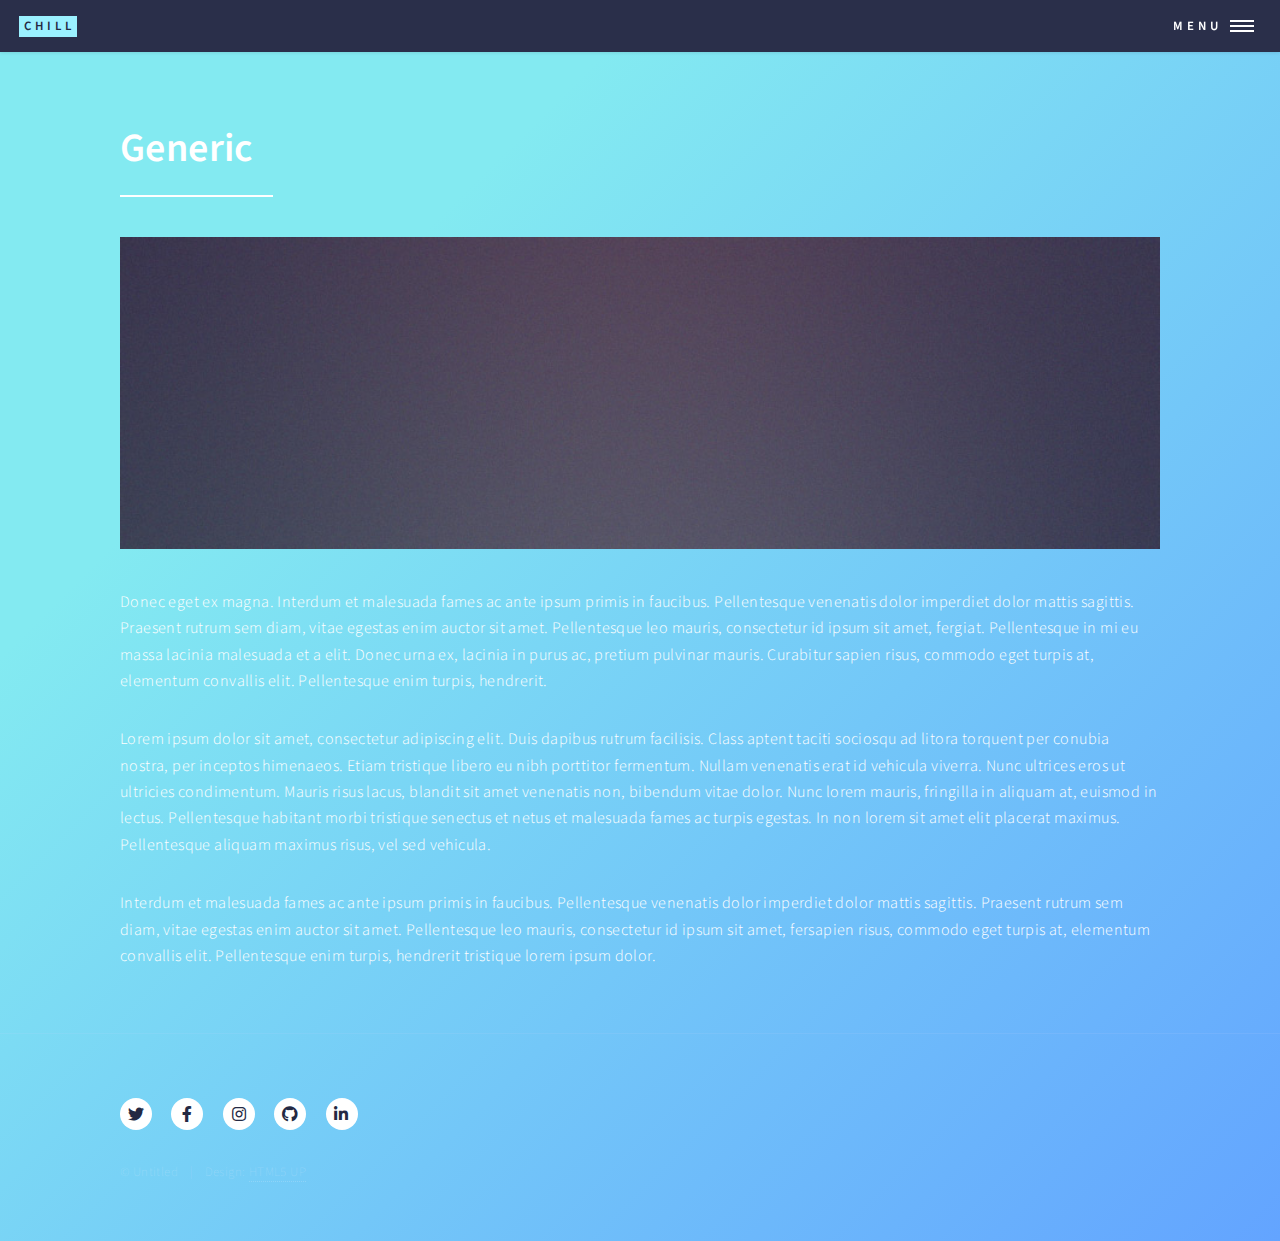
<file: journal.html>
<!DOCTYPE HTML>

<html>
	<head>
		<title>Chill - Journal</title>
		<meta charset="utf-8" />
		<meta name="viewport" content="width=device-width, initial-scale=1, user-scalable=no" />
		<link rel="stylesheet" href="assets/css/main.css" />
		<noscript><link rel="stylesheet" href="assets/css/noscript.css" /></noscript>
	</head>
	<body class="is-preload">

		<!-- Wrapper -->
			<div id="wrapper">

				<!-- Header -->
					<header id="header">
						<a href="index.html" class="logo"><strong>Chill</strong></a>
						<nav>
							<a href="#menu">Menu</a>
						</nav>
					</header>

				<!-- Menu -->
					<nav id="menu">
						<ul class="links">
							<li><a href="index.html">Home</a></li>
							<li><a href="landing.html">Landing</a></li>
							<li><a href="generic.html">Generic</a></li>
							<li><a href="elements.html">Elements</a></li>
						</ul>
						<ul class="actions stacked">
							<li><a href="#" class="button primary fit">Get Started</a></li>
							<li><a href="#" class="button fit">Log In</a></li>
						</ul>
					</nav>

				<!-- Main -->
					<div id="main" class="alt">

						<!-- One -->
							<section id="one">
								<div class="inner">
									<header class="major">
										<h1>Generic</h1>
									</header>
									<span class="image main"><img src="images/pic11.jpg" alt="" /></span>
									<p>Donec eget ex magna. Interdum et malesuada fames ac ante ipsum primis in faucibus. Pellentesque venenatis dolor imperdiet dolor mattis sagittis. Praesent rutrum sem diam, vitae egestas enim auctor sit amet. Pellentesque leo mauris, consectetur id ipsum sit amet, fergiat. Pellentesque in mi eu massa lacinia malesuada et a elit. Donec urna ex, lacinia in purus ac, pretium pulvinar mauris. Curabitur sapien risus, commodo eget turpis at, elementum convallis elit. Pellentesque enim turpis, hendrerit.</p>
									<p>Lorem ipsum dolor sit amet, consectetur adipiscing elit. Duis dapibus rutrum facilisis. Class aptent taciti sociosqu ad litora torquent per conubia nostra, per inceptos himenaeos. Etiam tristique libero eu nibh porttitor fermentum. Nullam venenatis erat id vehicula viverra. Nunc ultrices eros ut ultricies condimentum. Mauris risus lacus, blandit sit amet venenatis non, bibendum vitae dolor. Nunc lorem mauris, fringilla in aliquam at, euismod in lectus. Pellentesque habitant morbi tristique senectus et netus et malesuada fames ac turpis egestas. In non lorem sit amet elit placerat maximus. Pellentesque aliquam maximus risus, vel sed vehicula.</p>
									<p>Interdum et malesuada fames ac ante ipsum primis in faucibus. Pellentesque venenatis dolor imperdiet dolor mattis sagittis. Praesent rutrum sem diam, vitae egestas enim auctor sit amet. Pellentesque leo mauris, consectetur id ipsum sit amet, fersapien risus, commodo eget turpis at, elementum convallis elit. Pellentesque enim turpis, hendrerit tristique lorem ipsum dolor.</p>
								</div>
							</section>

					</div>



				<!-- Footer -->
					<footer id="footer">
						<div class="inner">
							<ul class="icons">
								<li><a href="#" class="icon brands alt fa-twitter"><span class="label">Twitter</span></a></li>
								<li><a href="#" class="icon brands alt fa-facebook-f"><span class="label">Facebook</span></a></li>
								<li><a href="#" class="icon brands alt fa-instagram"><span class="label">Instagram</span></a></li>
								<li><a href="#" class="icon brands alt fa-github"><span class="label">GitHub</span></a></li>
								<li><a href="#" class="icon brands alt fa-linkedin-in"><span class="label">LinkedIn</span></a></li>
							</ul>
							<ul class="copyright">
								<li>&copy; Untitled</li><li>Design: <a href="https://html5up.net">HTML5 UP</a></li>
							</ul>
						</div>
					</footer>

			</div>

		<!-- Scripts -->
			<script src="assets/js/jquery.min.js"></script>
			<script src="assets/js/jquery.scrolly.min.js"></script>
			<script src="assets/js/jquery.scrollex.min.js"></script>
			<script src="assets/js/browser.min.js"></script>
			<script src="assets/js/breakpoints.min.js"></script>
			<script src="assets/js/util.js"></script>
			<script src="assets/js/main.js"></script>

	</body>
</html>
</file>
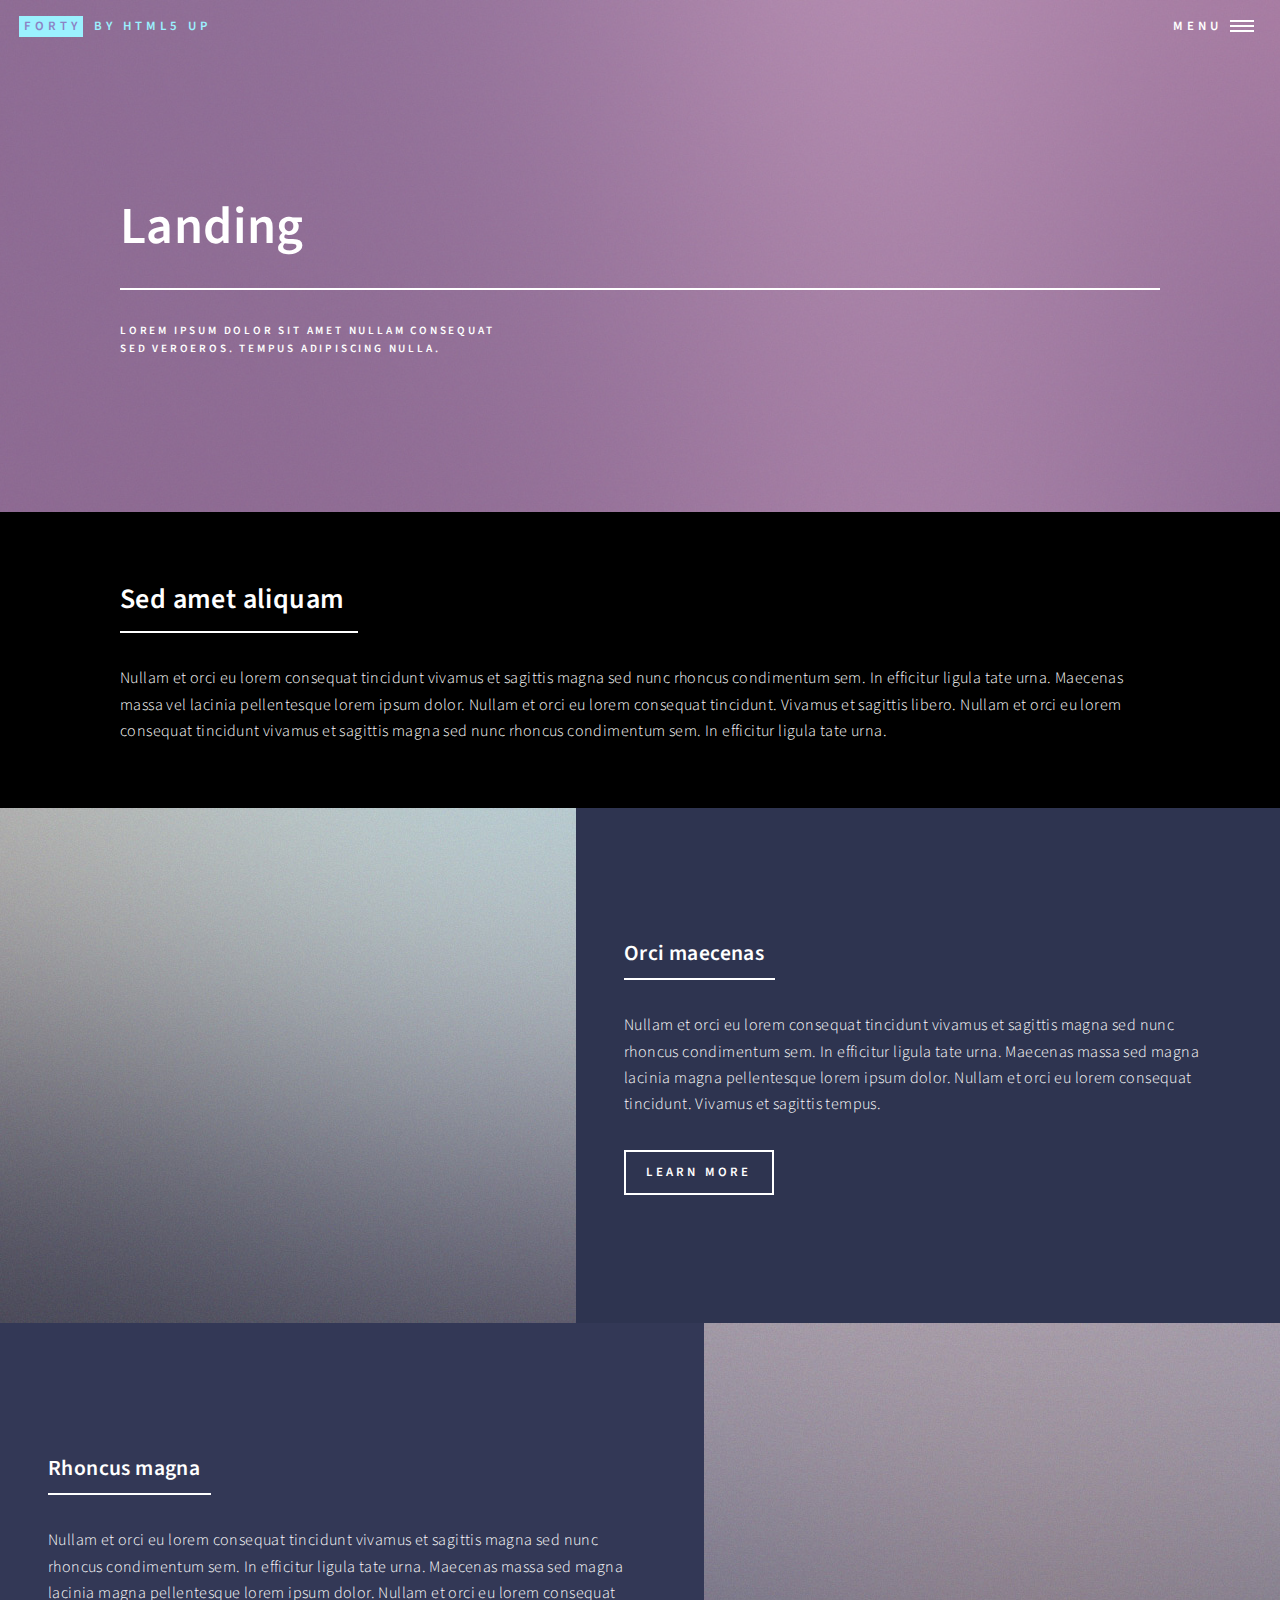
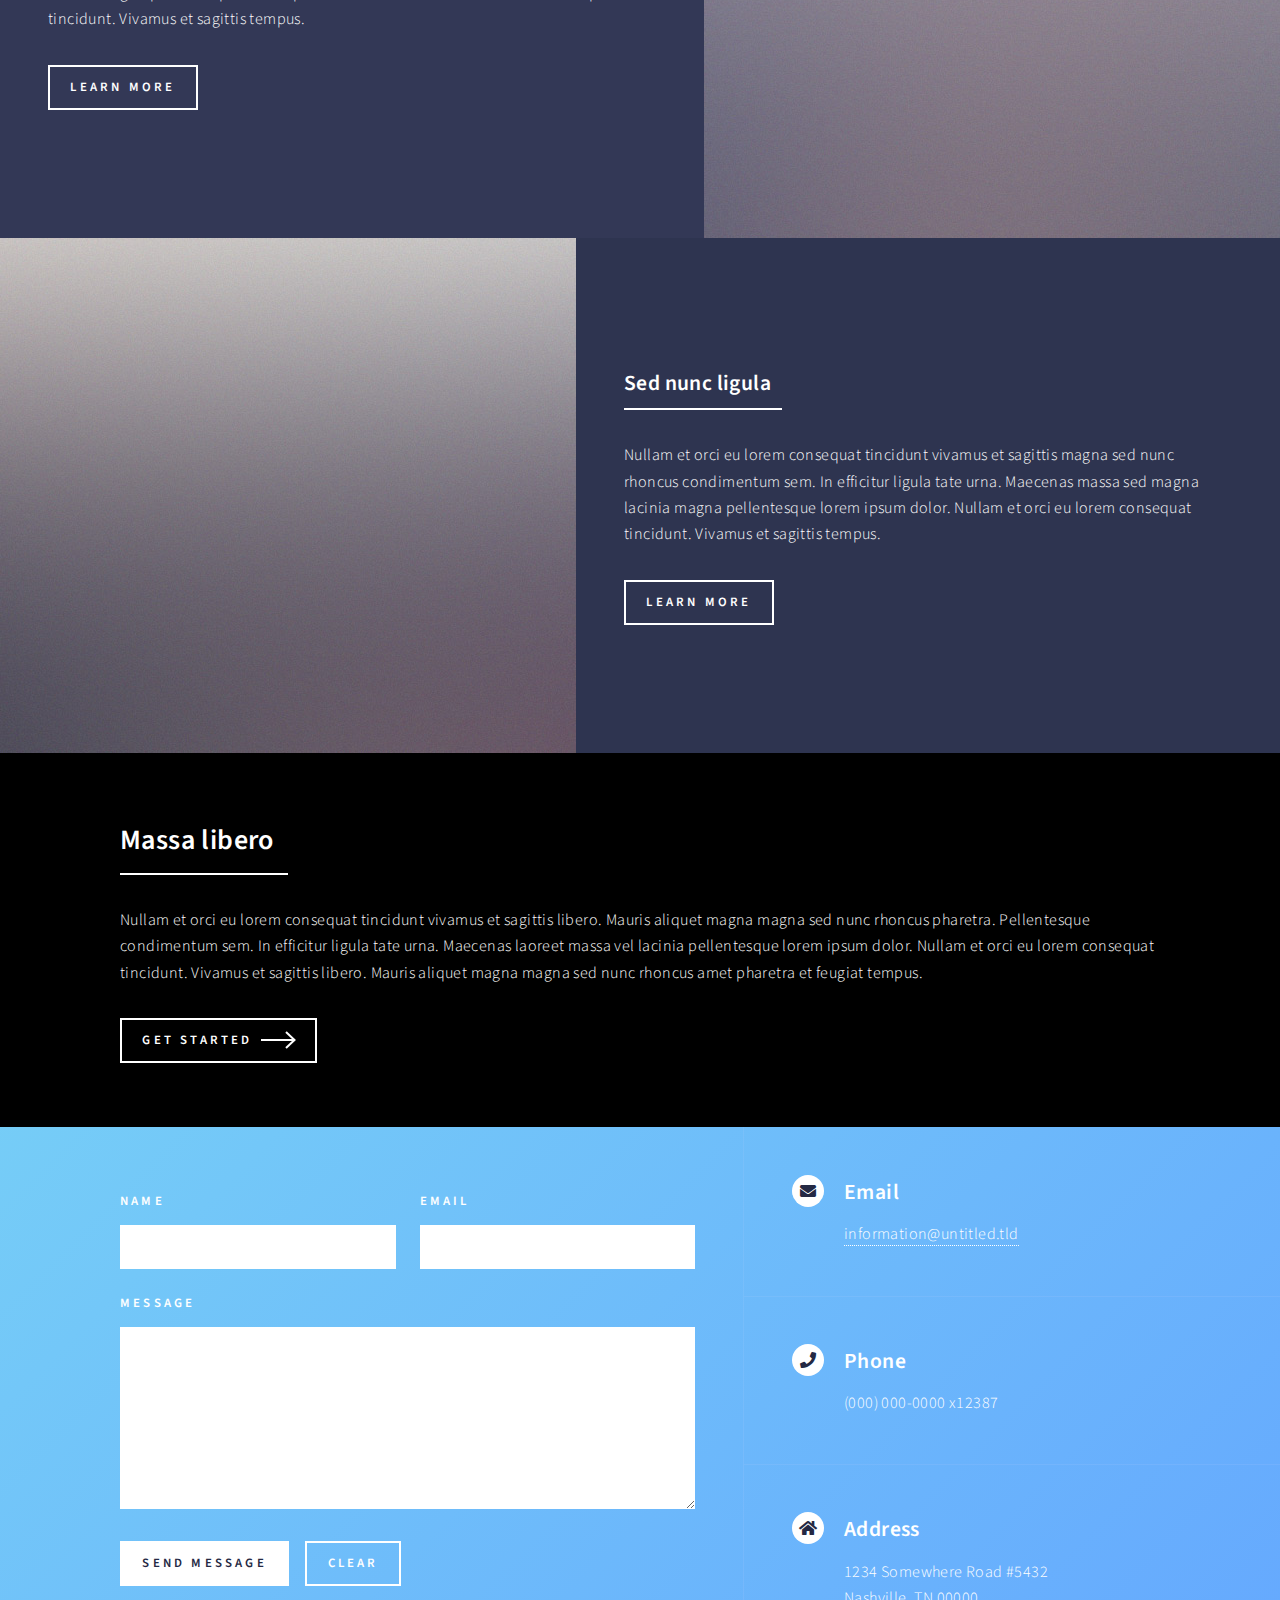
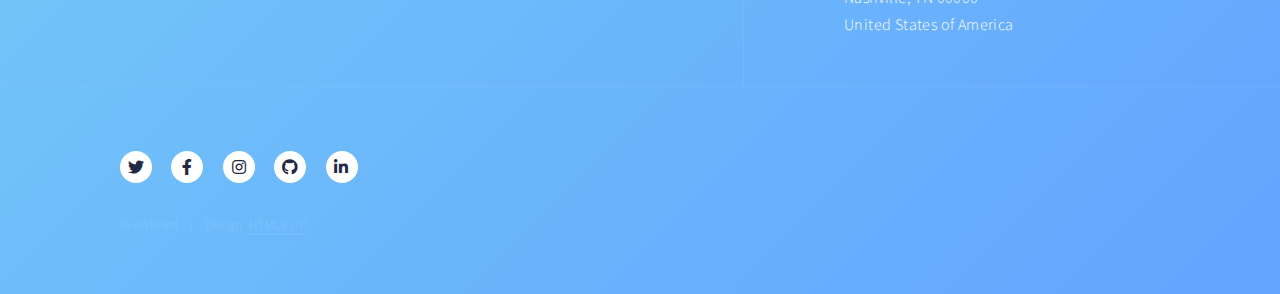
<file: landing.html>
<!DOCTYPE HTML>
<!--
	Forty by HTML5 UP
	html5up.net | @ajlkn
	Free for personal and commercial use under the CCA 3.0 license (html5up.net/license)
-->
<html>
	<head>
		<title>Landing - Forty by HTML5 UP</title>
		<meta charset="utf-8" />
		<meta name="viewport" content="width=device-width, initial-scale=1, user-scalable=no" />
		<link rel="stylesheet" href="assets/css/main.css" />
		<noscript><link rel="stylesheet" href="assets/css/noscript.css" /></noscript>
	</head>
	<body class="is-preload">

		<!-- Wrapper -->
			<div id="wrapper">

				<!-- Header -->
				<!-- Note: The "styleN" class below should match that of the banner element. -->
					<header id="header" class="alt style2">
						<a href="index.html" class="logo"><strong>Forty</strong> <span>by HTML5 UP</span></a>
						<nav>
							<a href="#menu">Menu</a>
						</nav>
					</header>

				<!-- Menu -->
					<nav id="menu">
						<ul class="links">
							<li><a href="index.html">Home</a></li>
							<li><a href="landing.html">Landing</a></li>
							<li><a href="generic.html">Generic</a></li>
							<li><a href="elements.html">Elements</a></li>
						</ul>
						<ul class="actions stacked">
							<li><a href="#" class="button primary fit">Get Started</a></li>
							<li><a href="#" class="button fit">Log In</a></li>
						</ul>
					</nav>

				<!-- Banner -->
				<!-- Note: The "styleN" class below should match that of the header element. -->
					<section id="banner" class="style2">
						<div class="inner">
							<span class="image">
								<img src="images/pic07.jpg" alt="" />
							</span>
							<header class="major">
								<h1>Landing</h1>
							</header>
							<div class="content">
								<p>Lorem ipsum dolor sit amet nullam consequat<br />
								sed veroeros. tempus adipiscing nulla.</p>
							</div>
						</div>
					</section>

				<!-- Main -->
					<div id="main">

						<!-- One -->
							<section id="one">
								<div class="inner">
									<header class="major">
										<h2>Sed amet aliquam</h2>
									</header>
									<p>Nullam et orci eu lorem consequat tincidunt vivamus et sagittis magna sed nunc rhoncus condimentum sem. In efficitur ligula tate urna. Maecenas massa vel lacinia pellentesque lorem ipsum dolor. Nullam et orci eu lorem consequat tincidunt. Vivamus et sagittis libero. Nullam et orci eu lorem consequat tincidunt vivamus et sagittis magna sed nunc rhoncus condimentum sem. In efficitur ligula tate urna.</p>
								</div>
							</section>

						<!-- Two -->
							<section id="two" class="spotlights">
								<section>
									<a href="generic.html" class="image">
										<img src="images/pic08.jpg" alt="" data-position="center center" />
									</a>
									<div class="content">
										<div class="inner">
											<header class="major">
												<h3>Orci maecenas</h3>
											</header>
											<p>Nullam et orci eu lorem consequat tincidunt vivamus et sagittis magna sed nunc rhoncus condimentum sem. In efficitur ligula tate urna. Maecenas massa sed magna lacinia magna pellentesque lorem ipsum dolor. Nullam et orci eu lorem consequat tincidunt. Vivamus et sagittis tempus.</p>
											<ul class="actions">
												<li><a href="generic.html" class="button">Learn more</a></li>
											</ul>
										</div>
									</div>
								</section>
								<section>
									<a href="generic.html" class="image">
										<img src="images/pic09.jpg" alt="" data-position="top center" />
									</a>
									<div class="content">
										<div class="inner">
											<header class="major">
												<h3>Rhoncus magna</h3>
											</header>
											<p>Nullam et orci eu lorem consequat tincidunt vivamus et sagittis magna sed nunc rhoncus condimentum sem. In efficitur ligula tate urna. Maecenas massa sed magna lacinia magna pellentesque lorem ipsum dolor. Nullam et orci eu lorem consequat tincidunt. Vivamus et sagittis tempus.</p>
											<ul class="actions">
												<li><a href="generic.html" class="button">Learn more</a></li>
											</ul>
										</div>
									</div>
								</section>
								<section>
									<a href="generic.html" class="image">
										<img src="images/pic10.jpg" alt="" data-position="25% 25%" />
									</a>
									<div class="content">
										<div class="inner">
											<header class="major">
												<h3>Sed nunc ligula</h3>
											</header>
											<p>Nullam et orci eu lorem consequat tincidunt vivamus et sagittis magna sed nunc rhoncus condimentum sem. In efficitur ligula tate urna. Maecenas massa sed magna lacinia magna pellentesque lorem ipsum dolor. Nullam et orci eu lorem consequat tincidunt. Vivamus et sagittis tempus.</p>
											<ul class="actions">
												<li><a href="generic.html" class="button">Learn more</a></li>
											</ul>
										</div>
									</div>
								</section>
							</section>

						<!-- Three -->
							<section id="three">
								<div class="inner">
									<header class="major">
										<h2>Massa libero</h2>
									</header>
									<p>Nullam et orci eu lorem consequat tincidunt vivamus et sagittis libero. Mauris aliquet magna magna sed nunc rhoncus pharetra. Pellentesque condimentum sem. In efficitur ligula tate urna. Maecenas laoreet massa vel lacinia pellentesque lorem ipsum dolor. Nullam et orci eu lorem consequat tincidunt. Vivamus et sagittis libero. Mauris aliquet magna magna sed nunc rhoncus amet pharetra et feugiat tempus.</p>
									<ul class="actions">
										<li><a href="generic.html" class="button next">Get Started</a></li>
									</ul>
								</div>
							</section>

					</div>

				<!-- Contact -->
					<section id="contact">
						<div class="inner">
							<section>
								<form method="post" action="#">
									<div class="fields">
										<div class="field half">
											<label for="name">Name</label>
											<input type="text" name="name" id="name" />
										</div>
										<div class="field half">
											<label for="email">Email</label>
											<input type="text" name="email" id="email" />
										</div>
										<div class="field">
											<label for="message">Message</label>
											<textarea name="message" id="message" rows="6"></textarea>
										</div>
									</div>
									<ul class="actions">
										<li><input type="submit" value="Send Message" class="primary" /></li>
										<li><input type="reset" value="Clear" /></li>
									</ul>
								</form>
							</section>
							<section class="split">
								<section>
									<div class="contact-method">
										<span class="icon solid alt fa-envelope"></span>
										<h3>Email</h3>
										<a href="#">information@untitled.tld</a>
									</div>
								</section>
								<section>
									<div class="contact-method">
										<span class="icon solid alt fa-phone"></span>
										<h3>Phone</h3>
										<span>(000) 000-0000 x12387</span>
									</div>
								</section>
								<section>
									<div class="contact-method">
										<span class="icon solid alt fa-home"></span>
										<h3>Address</h3>
										<span>1234 Somewhere Road #5432<br />
										Nashville, TN 00000<br />
										United States of America</span>
									</div>
								</section>
							</section>
						</div>
					</section>

				<!-- Footer -->
					<footer id="footer">
						<div class="inner">
							<ul class="icons">
								<li><a href="#" class="icon brands alt fa-twitter"><span class="label">Twitter</span></a></li>
								<li><a href="#" class="icon brands alt fa-facebook-f"><span class="label">Facebook</span></a></li>
								<li><a href="#" class="icon brands alt fa-instagram"><span class="label">Instagram</span></a></li>
								<li><a href="#" class="icon brands alt fa-github"><span class="label">GitHub</span></a></li>
								<li><a href="#" class="icon brands alt fa-linkedin-in"><span class="label">LinkedIn</span></a></li>
							</ul>
							<ul class="copyright">
								<li>&copy; Untitled</li><li>Design: <a href="https://html5up.net">HTML5 UP</a></li>
							</ul>
						</div>
					</footer>

			</div>

		<!-- Scripts -->
			<script src="assets/js/jquery.min.js"></script>
			<script src="assets/js/jquery.scrolly.min.js"></script>
			<script src="assets/js/jquery.scrollex.min.js"></script>
			<script src="assets/js/browser.min.js"></script>
			<script src="assets/js/breakpoints.min.js"></script>
			<script src="assets/js/util.js"></script>
			<script src="assets/js/main.js"></script>

	</body>
</html>
</file>
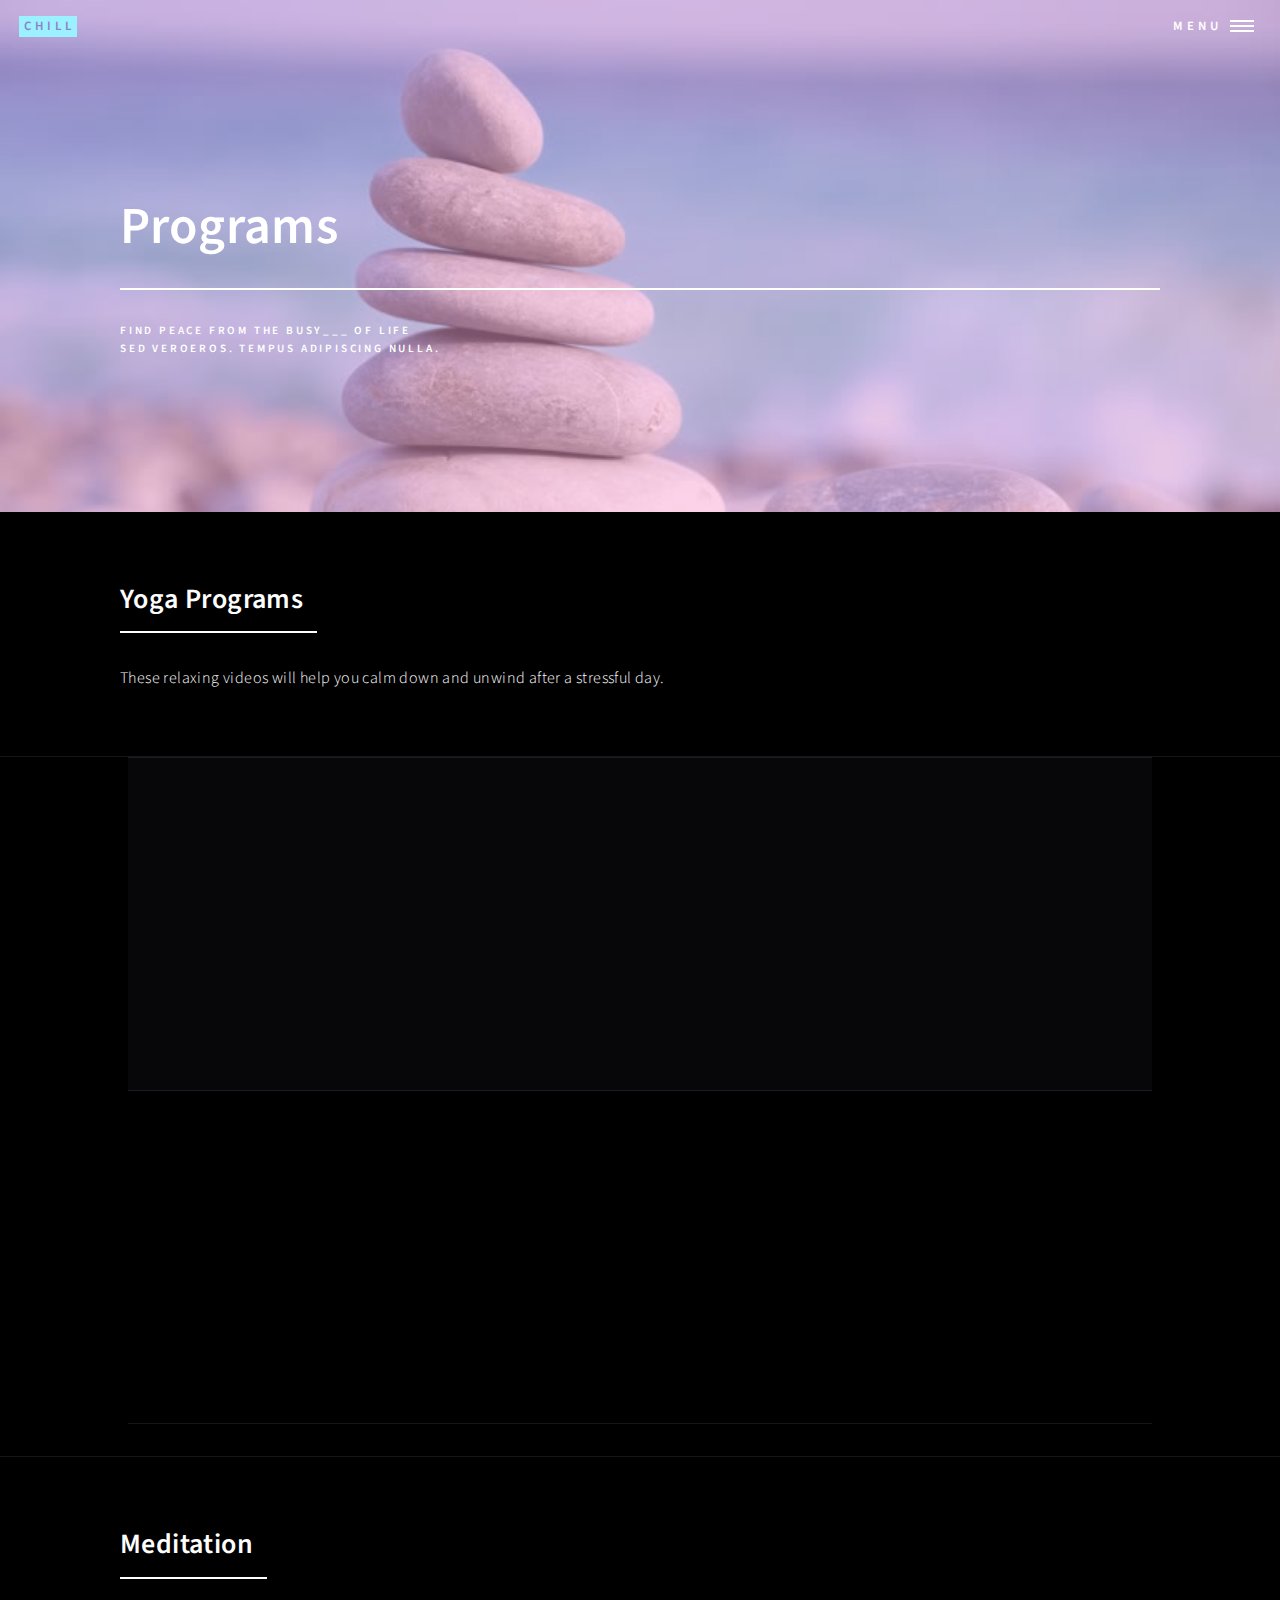
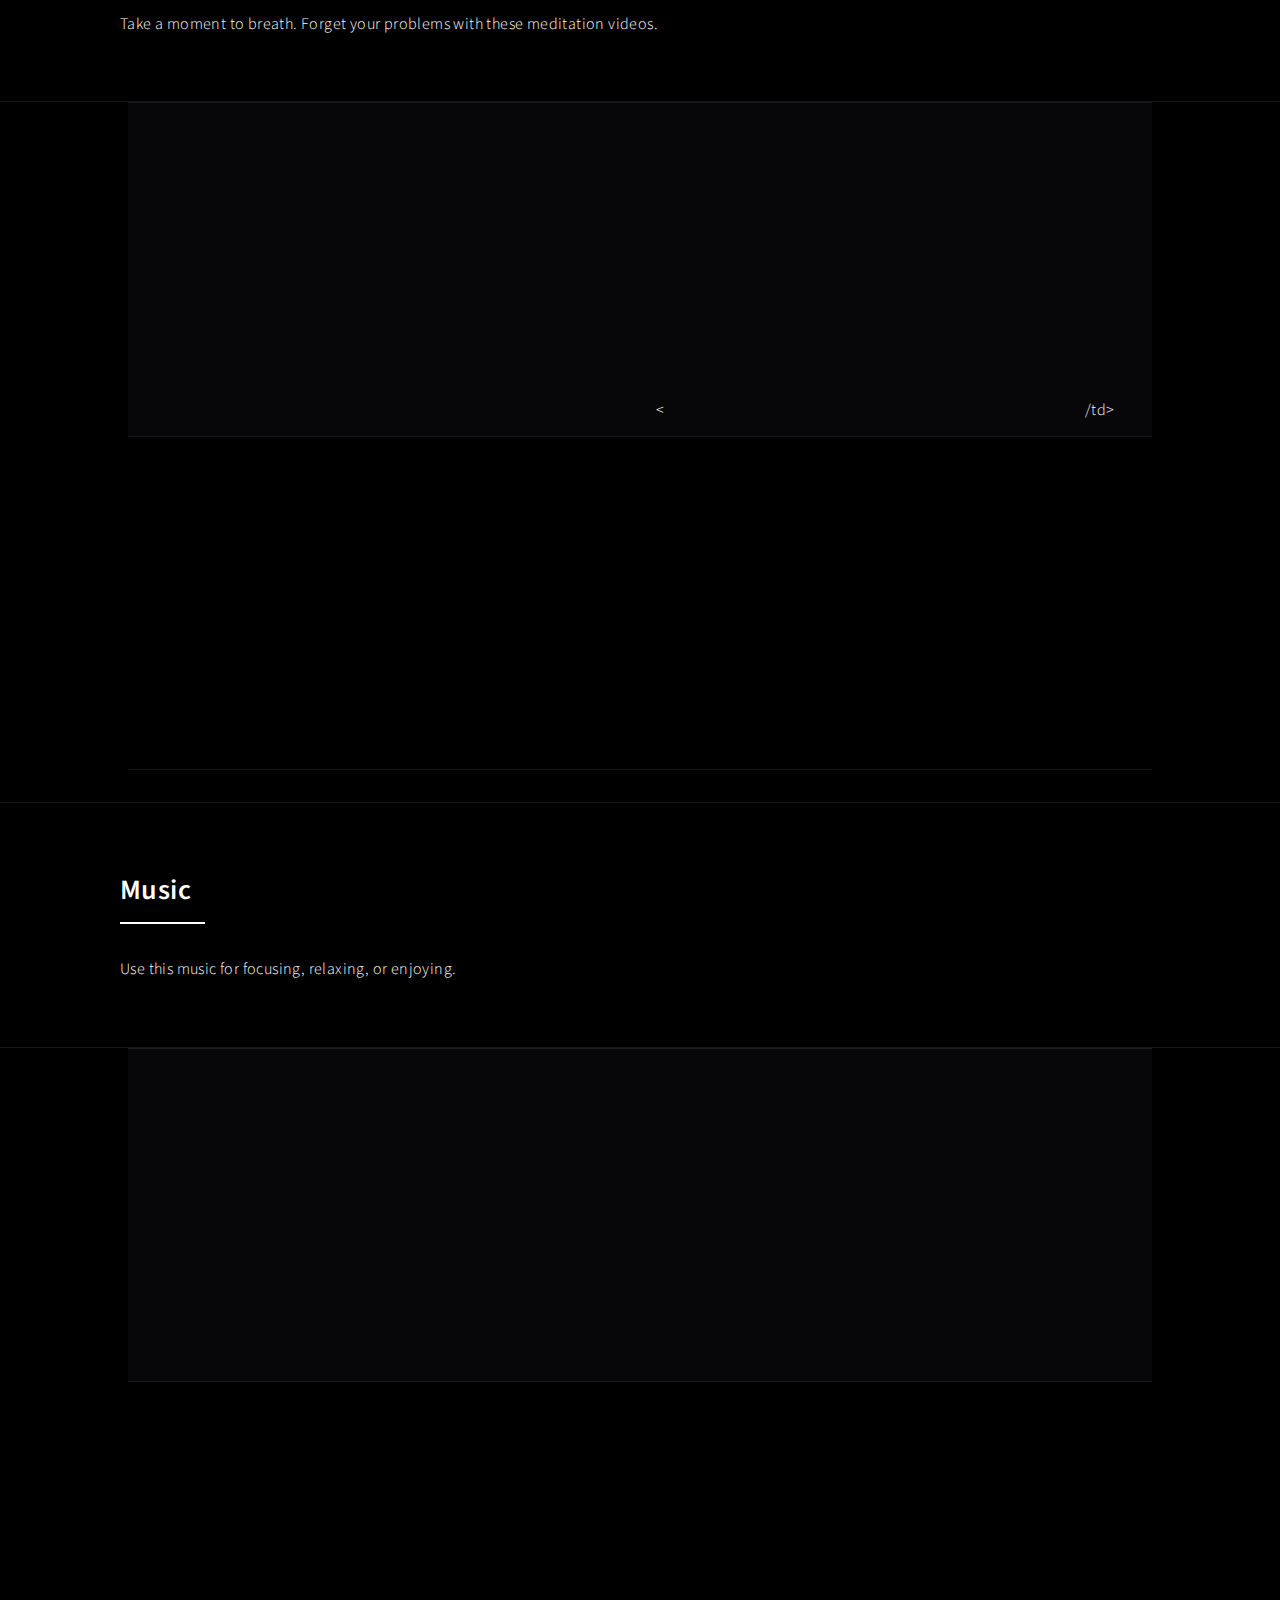
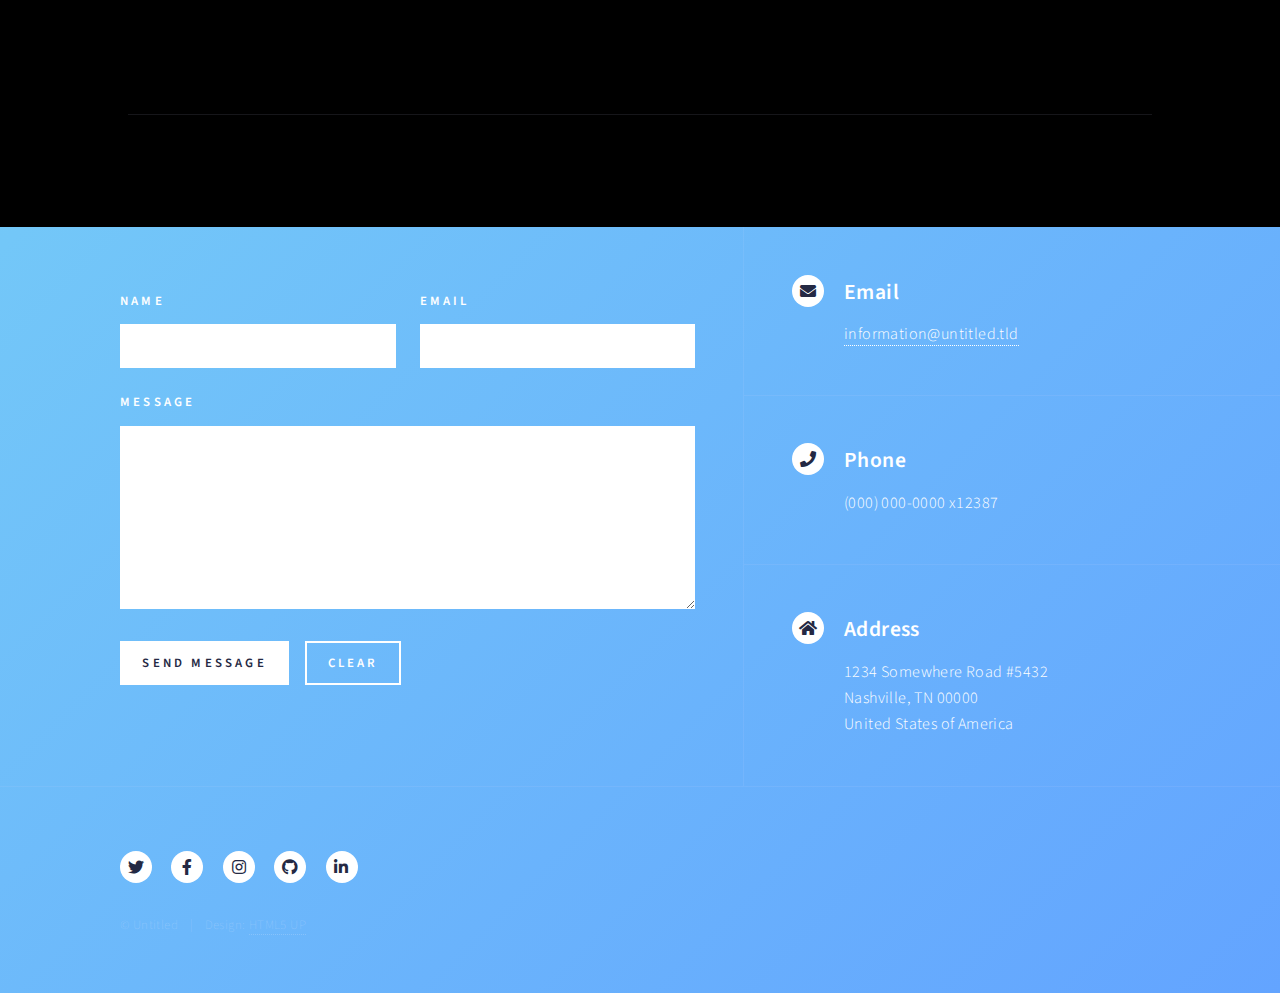
<file: programs.html>
<!DOCTYPE HTML>
<!--
	Forty by HTML5 UP
	html5up.net | @ajlkn
	Free for personal and commercial use under the CCA 3.0 license (html5up.net/license)
-->
<html>
	<head>
		<title>Chill - Programs</title>
		<meta charset="utf-8" />
		<meta name="viewport" content="width=device-width, initial-scale=1, user-scalable=no" />
		<link rel="stylesheet" href="assets/css/main.css" />
		<noscript><link rel="stylesheet" href="assets/css/noscript.css" /></noscript>
	</head>
	<body class="is-preload">

		<!-- Wrapper -->
			<div id="wrapper">

				<!-- Header -->
				<!-- Note: The "styleN" class below should match that of the banner element. -->
					<header id="header" class="alt style2">
						<a href="index.html" class="logo"><strong>Chill</strong></a>
						<nav>
							<a href="#menu">Menu</a>
						</nav>
					</header>

				<!-- Menu -->
					<nav id="menu">
						<ul class="links">
							<li><a href="index.html">Home</a></li>
							<li><a href="landing.html">Landing</a></li>
							<li><a href="generic.html">Generic</a></li>
							<li><a href="elements.html">Elements</a></li>
						</ul>
						<ul class="actions stacked">
							<li><a href="#" class="button primary fit">Get Started</a></li>
							<li><a href="#" class="button fit">Log In</a></li>
						</ul>
					</nav>

				<!-- Banner -->
				<!-- Note: The "styleN" class below should match that of the header element. -->
					<section id="banner" class="style2">
						<div class="inner">
							<span class="image">
								<img src="images/stoneshome.jpg" alt="" />
							</span>
							<header class="major">
								<h1>Programs</h1>
							</header>
							<div class="content">
								<p>Find peace from the busy___ of life<br />
								sed veroeros. tempus adipiscing nulla.</p>
							</div>
						</div>
					</section>

				<!-- Main -->
					<div id="main">

						<!-- One -->
							<section id="one">
								<div class="inner">
									<header class="major">
										<h2>Yoga Programs</h2>
									</header>
									<p>These relaxing videos will help you calm down and unwind after a stressful day.</p>
								</div>
                            </section>

							<style>
								table {
								
								  width: 80%;
								}
								
								td, th {
								  text-align: center;
								  padding: 30px;
								}
								
							</style>
								
								<center>
								<table>
								
								  <tr>
									<td><iframe width="420" height="300" src="https://www.youtube.com/embed/Nw2oBIrQGLo" frameborder="50" allow="accelerometer; picture-in-picture" allowfullscreen></iframe></td>
									<td><iframe width="420" height="300" src="https://www.youtube.com/embed/6AYyezYP3Bs" frameborder="50000" allow="accelerometer; picture-in-picture" allowfullscreen></iframe></td>
								  </tr>
								  <tr>
									<td><iframe width="420" height="300" src="https://www.youtube.com/embed/AFCRhcXYFm4" frameborder="50" allow="accelerometer;picture-in-picture" allowfullscreen></iframe></td>
									<td> <iframe width="420" height="300" src="https://www.youtube.com/embed/7CTsdbf81W8" frameborder="50" allow="accelerometer; picture-in-picture" allowfullscreen></iframe></td>
								  </tr>
								
								
								</table>
							</center>


							<section id="one">
								<div class="inner">
									<header class="major">
										<h2>Meditation</h2>
									</header>
									<p>Take a moment to breath. Forget your problems with these meditation videos.</p>
								</div>
                            </section>

								
								<center>
								<table>
								
								  <tr>
									<td><iframe width="420" height="300" src="https://www.youtube.com/embed/inpok4MKVLM" frameborder="0" allow="accelerometer; picture-in-picture" allowfullscreen></iframe></td>
									<td><<iframe width="420" height="300" src="https://www.youtube.com/watch?v=O-6f5wQXSu8" frameborder="0" allow="accelerometer; picture-in-picture" allowfullscreen></iframe>/td>
								  </tr>
								  <tr>
									<td><iframe width="420" height="300" src="https://www.youtube.com/watch?v=itZMM5gCboo" frameborder="50" allow="accelerometer;picture-in-picture" allowfullscreen></iframe></td>
									<td> <iframe width="420" height="300" src="https://www.youtube.com/embed/7CTsdbf81W8" frameborder="50" allow="accelerometer; picture-in-picture" allowfullscreen></iframe></td>
								  </tr>
								
								
								</table>
							</center>


							<section id="one">
								<div class="inner">
									<header class="major">
										<h2>Music</h2>
									</header>
									<p>Use this music for focusing, relaxing, or enjoying.</p>
								</div>
                            </section>

								
								<center>
								<table>
								
								  <tr>
									<td><iframe width="420" height="300" src="https://www.youtube.com/watch?v=JLJqUipWRWk" frameborder="0" allow="accelerometer; picture-in-picture" allowfullscreen></iframe></td>
									<td><iframe width="420" height="300" src="https://www.youtube.com/embed/KJWoyM1Q1tw" frameborder="0" allow="accelerometer; picture-in-picture" allowfullscreen></iframe></td>
								  </tr>
								  <tr>
									<td><iframe width="420" height="300" src="https://www.youtube.com/embed/AFCRhcXYFm4" frameborder="50" allow="accelerometer;picture-in-picture" allowfullscreen></iframe></td>
									<td> <iframe width="420" height="300" src="https://www.youtube.com/embed/7CTsdbf81W8" frameborder="50" allow="accelerometer; picture-in-picture" allowfullscreen></iframe></td>
								  </tr>
								
								
								</table>
							</center>

							<br>
							<br>
							<br>





					</div>

				<!-- Contact -->
					<section id="contact">
						<div class="inner">
							<section>
								<form method="post" action="#">
									<div class="fields">
										<div class="field half">
											<label for="name">Name</label>
											<input type="text" name="name" id="name" />
										</div>
										<div class="field half">
											<label for="email">Email</label>
											<input type="text" name="email" id="email" />
										</div>
										<div class="field">
											<label for="message">Message</label>
											<textarea name="message" id="message" rows="6"></textarea>
										</div>
									</div>
									<ul class="actions">
										<li><input type="submit" value="Send Message" class="primary" /></li>
										<li><input type="reset" value="Clear" /></li>
									</ul>
								</form>
							</section>
							<section class="split">
								<section>
									<div class="contact-method">
										<span class="icon solid alt fa-envelope"></span>
										<h3>Email</h3>
										<a href="#">information@untitled.tld</a>
									</div>
								</section>
								<section>
									<div class="contact-method">
										<span class="icon solid alt fa-phone"></span>
										<h3>Phone</h3>
										<span>(000) 000-0000 x12387</span>
									</div>
								</section>
								<section>
									<div class="contact-method">
										<span class="icon solid alt fa-home"></span>
										<h3>Address</h3>
										<span>1234 Somewhere Road #5432<br />
										Nashville, TN 00000<br />
										United States of America</span>
									</div>
								</section>
							</section>
						</div>
					</section>

				<!-- Footer -->
					<footer id="footer">
						<div class="inner">
							<ul class="icons">
								<li><a href="#" class="icon brands alt fa-twitter"><span class="label">Twitter</span></a></li>
								<li><a href="#" class="icon brands alt fa-facebook-f"><span class="label">Facebook</span></a></li>
								<li><a href="#" class="icon brands alt fa-instagram"><span class="label">Instagram</span></a></li>
								<li><a href="#" class="icon brands alt fa-github"><span class="label">GitHub</span></a></li>
								<li><a href="#" class="icon brands alt fa-linkedin-in"><span class="label">LinkedIn</span></a></li>
							</ul>
							<ul class="copyright">
								<li>&copy; Untitled</li><li>Design: <a href="https://html5up.net">HTML5 UP</a></li>
							</ul>
						</div>
					</footer>

			</div>

		<!-- Scripts -->
			<script src="assets/js/jquery.min.js"></script>
			<script src="assets/js/jquery.scrolly.min.js"></script>
			<script src="assets/js/jquery.scrollex.min.js"></script>
			<script src="assets/js/browser.min.js"></script>
			<script src="assets/js/breakpoints.min.js"></script>
			<script src="assets/js/util.js"></script>
			<script src="assets/js/main.js"></script>

	</body>
</html>
</file>
<file: assets/css/noscript.css>
/*
	Forty by HTML5 UP
	html5up.net | @ajlkn
	Free for personal and commercial use under the CCA 3.0 license (html5up.net/license)
*/

/* Banner */

	body.is-preload #banner:after {
		opacity: 0.85;
	}

	body.is-preload #banner > .inner {
		-moz-filter: none;
		-webkit-filter: none;
		-ms-filter: none;
		filter: none;
		-moz-transform: none;
		-webkit-transform: none;
		-ms-transform: none;
		transform: none;
		opacity: 1;
	}
</file>
<file: assets/css/main.css>
@import url(fontawesome-all.min.css); 
@import url("https://fonts.googleapis.com/css?family=Source+Sans+Pro:300,300italic,600,600italic");

/*
	Forty by HTML5 UP
	html5up.net | @ajlkn
	Free for personal and commercial use under the CCA 3.0 license (html5up.net/license)
*/

html, body, div, span, applet, object,
iframe, h1, h2, h3, h4, h5, h6, p, blockquote,
pre, a, abbr, acronym, address, big, cite,
code, del, dfn, em, img, ins, kbd, q, s, samp,
small, strike, strong, sub, sup, tt, var, b,
u, i, center, dl, dt, dd, ol, ul, li, fieldset,
form, label, legend, table, caption, tbody,
tfoot, thead, tr, th, td, article, aside,
canvas, details, embed, figure, figcaption,
footer, header, hgroup, menu, nav, output, ruby,
section, summary, time, mark, audio, video {
	margin: 0;
	padding: 0;
	border: 0;
	font-size: 100%;
	font: inherit;
	vertical-align: baseline;}

article, aside, details, figcaption, figure,
footer, header, hgroup, menu, nav, section {
	display: block;}

body {
	line-height: 1;
}

ol, ul {
	list-style: none;
}

blockquote, q {
	quotes: none;
}

	blockquote:before, blockquote:after, q:before, q:after {
		content: '';
		content: none;
	}

table {
	border-collapse: collapse;
	border-spacing: 0;
}

body {
	-webkit-text-size-adjust: none;
}

mark {
	background-color: transparent;
	color: inherit;
}

input::-moz-focus-inner {
	border: 0;
	padding: 0;
}

input, select, textarea {
	-moz-appearance: none;
	-webkit-appearance: none;
	-ms-appearance: none;
	appearance: none;
}

/* Basic */

	@-ms-viewport {
		width: device-width;
	}

	body {
		-ms-overflow-style: scrollbar;
	}

	@media screen and (max-width: 480px) {

		html, body {
			min-width: 320px;
		}

	}

	html {
		box-sizing: border-box;
	}

	*, *:before, *:after {
		box-sizing: inherit;
	}

	body {
		/*PAGE BACKGROUND COLOR (FOOTER AND VERY VERY TOP)*/
		background-color: #63a4ff;
		background-image: linear-gradient(315deg, #63a4ff 0%, #83eaf1 74%);
	}

		body.is-preload *, body.is-preload *:before, body.is-preload *:after {
			-moz-animation: none !important;
			-webkit-animation: none !important;
			-ms-animation: none !important;
			animation: none !important;
			-moz-transition: none !important;
			-webkit-transition: none !important;
			-ms-transition: none !important;
			transition: none !important;
		}

/* Type */

	body, input, select, textarea {
		color: #ffffff;
		font-family: "Source Sans Pro", Helvetica, sans-serif;
		font-size: 17pt;
		font-weight: 300;
		letter-spacing: 0.025em;
		line-height: 1.65;
	}

		@media screen and (max-width: 1680px) {

			body, input, select, textarea {
				font-size: 14pt;
			}

		}

		@media screen and (max-width: 1280px) {

			body, input, select, textarea {
				font-size: 12pt;
			}

		}

		@media screen and (max-width: 360px) {

			body, input, select, textarea {
				font-size: 11pt;
			}

		}

	a {
		-moz-transition: color 0.2s ease-in-out, border-bottom-color 0.2s ease-in-out;
		-webkit-transition: color 0.2s ease-in-out, border-bottom-color 0.2s ease-in-out;
		-ms-transition: color 0.2s ease-in-out, border-bottom-color 0.2s ease-in-out;
		transition: color 0.2s ease-in-out, border-bottom-color 0.2s ease-in-out;
		border-bottom: dotted 1px;
		color: inherit;
		text-decoration: none;
	}

		a:hover {
			border-bottom-color: transparent;
			color: #9bf1ff !important;
		}

		a:active {
			color: #53e3fb !important;
		}

	strong, b {
		color: #ffffff;
		font-weight: 600;
	}

	em, i {
		font-style: italic;
	}

	p {
		margin: 0 0 2em 0;
	}

	h1, h2, h3, h4, h5, h6 {
		color: #ffffff;
		font-weight: 600;
		line-height: 1.65;
		margin: 0 0 1em 0;
	}

		h1 a, h2 a, h3 a, h4 a, h5 a, h6 a {
			color: inherit;
			border-bottom: 0;
		}

	h1 {
		font-size: 2.5em;
	}

	h2 {
		font-size: 1.75em;
	}

	h3 {
		font-size: 1.35em;
	}

	h4 {
		font-size: 1.1em;
	}

	h5 {
		font-size: 0.9em;
	}

	h6 {
		font-size: 0.7em;
	}

	@media screen and (max-width: 736px) {

		h1 {
			font-size: 2em;
		}

		h2 {
			font-size: 1.5em;
		}

		h3 {
			font-size: 1.25em;
		}

	}

	sub {
		font-size: 0.8em;
		position: relative;
		top: 0.5em;
	}

	sup {
		font-size: 0.8em;
		position: relative;
		top: -0.5em;
	}

	blockquote {
		border-left: solid 4px rgba(212, 212, 255, 0.1);
		font-style: italic;
		margin: 0 0 2em 0;
		padding: 0.5em 0 0.5em 2em;
	}

	code {
		background: rgba(219, 255, 212, 0.035);
		font-family: "Courier New", monospace;
		font-size: 0.9em;
		margin: 0 0.25em;
		padding: 0.25em 0.65em;
	}

	pre {
		-webkit-overflow-scrolling: touch;
		font-family: "Courier New", monospace;
		font-size: 0.9em;
		margin: 0 0 2em 0;
	}

		pre code {
			display: block;
			line-height: 1.75;
			padding: 1em 1.5em;
			overflow-x: auto;
		}

	hr {
		border: 0;
		border-bottom: solid 1px rgba(212, 255, 251, 0.1);
		margin: 2em 0;
	}

		hr.major {
			margin: 3em 0;
		}

	.align-left {
		text-align: left;
	}

	.align-center {
		text-align: center;
	}

	.align-right {
		text-align: right;
	}

/* Row */

	.row {
		display: flex;
		flex-wrap: wrap;
		box-sizing: border-box;
		align-items: stretch;
	}

		.row > * {
			box-sizing: border-box;
		}

		.row.gtr-uniform > * > :last-child {
			margin-bottom: 0;
		}

		.row.aln-left {
			justify-content: flex-start;
		}

		.row.aln-center {
			justify-content: center;
		}

		.row.aln-right {
			justify-content: flex-end;
		}

		.row.aln-top {
			align-items: flex-start;
		}

		.row.aln-middle {
			align-items: center;
		}

		.row.aln-bottom {
			align-items: flex-end;
		}

		.row > .imp {
			order: -1;
		}

		.row > .col-1 {
			width: 8.33333%;
		}

		.row > .off-1 {
			margin-left: 8.33333%;
		}

		.row > .col-2 {
			width: 16.66667%;
		}

		.row > .off-2 {
			margin-left: 16.66667%;
		}

		.row > .col-3 {
			width: 25%;
		}

		.row > .off-3 {
			margin-left: 25%;
		}

		.row > .col-4 {
			width: 33.33333%;
		}

		.row > .off-4 {
			margin-left: 33.33333%;
		}

		.row > .col-5 {
			width: 41.66667%;
		}

		.row > .off-5 {
			margin-left: 41.66667%;
		}

		.row > .col-6 {
			width: 50%;
		}

		.row > .off-6 {
			margin-left: 50%;
		}

		.row > .col-7 {
			width: 58.33333%;
		}

		.row > .off-7 {
			margin-left: 58.33333%;
		}

		.row > .col-8 {
			width: 66.66667%;
		}

		.row > .off-8 {
			margin-left: 66.66667%;
		}

		.row > .col-9 {
			width: 75%;
		}

		.row > .off-9 {
			margin-left: 75%;
		}

		.row > .col-10 {
			width: 83.33333%;
		}

		.row > .off-10 {
			margin-left: 83.33333%;
		}

		.row > .col-11 {
			width: 91.66667%;
		}

		.row > .off-11 {
			margin-left: 91.66667%;
		}

		.row > .col-12 {
			width: 100%;
		}

		.row > .off-12 {
			margin-left: 100%;
		}

		.row.gtr-0 {
			margin-top: 0;
			margin-left: 0em;
		}

			.row.gtr-0 > * {
				padding: 0 0 0 0em;
			}

			.row.gtr-0.gtr-uniform {
				margin-top: 0em;
			}

				.row.gtr-0.gtr-uniform > * {
					padding-top: 0em;
				}

		.row.gtr-25 {
			margin-top: 0;
			margin-left: -0.5em;
		}

			.row.gtr-25 > * {
				padding: 0 0 0 0.5em;
			}

			.row.gtr-25.gtr-uniform {
				margin-top: -0.5em;
			}

				.row.gtr-25.gtr-uniform > * {
					padding-top: 0.5em;
				}

		.row.gtr-50 {
			margin-top: 0;
			margin-left: -1em;
		}

			.row.gtr-50 > * {
				padding: 0 0 0 1em;
			}

			.row.gtr-50.gtr-uniform {
				margin-top: -1em;
			}

				.row.gtr-50.gtr-uniform > * {
					padding-top: 1em;
				}

		.row {
			margin-top: 0;
			margin-left: -2em;
		}

			.row > * {
				padding: 0 0 0 2em;
			}

			.row.gtr-uniform {
				margin-top: -2em;
			}

				.row.gtr-uniform > * {
					padding-top: 2em;
				}

		.row.gtr-150 {
			margin-top: 0;
			margin-left: -3em;
		}

			.row.gtr-150 > * {
				padding: 0 0 0 3em;
			}

			.row.gtr-150.gtr-uniform {
				margin-top: -3em;
			}

				.row.gtr-150.gtr-uniform > * {
					padding-top: 3em;
				}

		.row.gtr-200 {
			margin-top: 0;
			margin-left: -4em;
		}

			.row.gtr-200 > * {
				padding: 0 0 0 4em;
			}

			.row.gtr-200.gtr-uniform {
				margin-top: -4em;
			}

				.row.gtr-200.gtr-uniform > * {
					padding-top: 4em;
				}

		@media screen and (max-width: 1680px) {

			.row {
				display: flex;
				flex-wrap: wrap;
				box-sizing: border-box;
				align-items: stretch;
			}

				.row > * {
					box-sizing: border-box;
				}

				.row.gtr-uniform > * > :last-child {
					margin-bottom: 0;
				}

				.row.aln-left {
					justify-content: flex-start;
				}

				.row.aln-center {
					justify-content: center;
				}

				.row.aln-right {
					justify-content: flex-end;
				}

				.row.aln-top {
					align-items: flex-start;
				}

				.row.aln-middle {
					align-items: center;
				}

				.row.aln-bottom {
					align-items: flex-end;
				}

				.row > .imp-xlarge {
					order: -1;
				}

				.row > .col-1-xlarge {
					width: 8.33333%;
				}

				.row > .off-1-xlarge {
					margin-left: 8.33333%;
				}

				.row > .col-2-xlarge {
					width: 16.66667%;
				}

				.row > .off-2-xlarge {
					margin-left: 16.66667%;
				}

				.row > .col-3-xlarge {
					width: 25%;
				}

				.row > .off-3-xlarge {
					margin-left: 25%;
				}

				.row > .col-4-xlarge {
					width: 33.33333%;
				}

				.row > .off-4-xlarge {
					margin-left: 33.33333%;
				}

				.row > .col-5-xlarge {
					width: 41.66667%;
				}

				.row > .off-5-xlarge {
					margin-left: 41.66667%;
				}

				.row > .col-6-xlarge {
					width: 50%;
				}

				.row > .off-6-xlarge {
					margin-left: 50%;
				}

				.row > .col-7-xlarge {
					width: 58.33333%;
				}

				.row > .off-7-xlarge {
					margin-left: 58.33333%;
				}

				.row > .col-8-xlarge {
					width: 66.66667%;
				}

				.row > .off-8-xlarge {
					margin-left: 66.66667%;
				}

				.row > .col-9-xlarge {
					width: 75%;
				}

				.row > .off-9-xlarge {
					margin-left: 75%;
				}

				.row > .col-10-xlarge {
					width: 83.33333%;
				}

				.row > .off-10-xlarge {
					margin-left: 83.33333%;
				}

				.row > .col-11-xlarge {
					width: 91.66667%;
				}

				.row > .off-11-xlarge {
					margin-left: 91.66667%;
				}

				.row > .col-12-xlarge {
					width: 100%;
				}

				.row > .off-12-xlarge {
					margin-left: 100%;
				}

				.row.gtr-0 {
					margin-top: 0;
					margin-left: 0em;
				}

					.row.gtr-0 > * {
						padding: 0 0 0 0em;
					}

					.row.gtr-0.gtr-uniform {
						margin-top: 0em;
					}

						.row.gtr-0.gtr-uniform > * {
							padding-top: 0em;
						}

				.row.gtr-25 {
					margin-top: 0;
					margin-left: -0.5em;
				}

					.row.gtr-25 > * {
						padding: 0 0 0 0.5em;
					}

					.row.gtr-25.gtr-uniform {
						margin-top: -0.5em;
					}

						.row.gtr-25.gtr-uniform > * {
							padding-top: 0.5em;
						}

				.row.gtr-50 {
					margin-top: 0;
					margin-left: -1em;
				}

					.row.gtr-50 > * {
						padding: 0 0 0 1em;
					}

					.row.gtr-50.gtr-uniform {
						margin-top: -1em;
					}

						.row.gtr-50.gtr-uniform > * {
							padding-top: 1em;
						}

				.row {
					margin-top: 0;
					margin-left: -2em;
				}

					.row > * {
						padding: 0 0 0 2em;
					}

					.row.gtr-uniform {
						margin-top: -2em;
					}

						.row.gtr-uniform > * {
							padding-top: 2em;
						}

				.row.gtr-150 {
					margin-top: 0;
					margin-left: -3em;
				}

					.row.gtr-150 > * {
						padding: 0 0 0 3em;
					}

					.row.gtr-150.gtr-uniform {
						margin-top: -3em;
					}

						.row.gtr-150.gtr-uniform > * {
							padding-top: 3em;
						}

				.row.gtr-200 {
					margin-top: 0;
					margin-left: -4em;
				}

					.row.gtr-200 > * {
						padding: 0 0 0 4em;
					}

					.row.gtr-200.gtr-uniform {
						margin-top: -4em;
					}

						.row.gtr-200.gtr-uniform > * {
							padding-top: 4em;
						}

		}

		@media screen and (max-width: 1280px) {

			.row {
				display: flex;
				flex-wrap: wrap;
				box-sizing: border-box;
				align-items: stretch;
			}

				.row > * {
					box-sizing: border-box;
				}

				.row.gtr-uniform > * > :last-child {
					margin-bottom: 0;
				}

				.row.aln-left {
					justify-content: flex-start;
				}

				.row.aln-center {
					justify-content: center;
				}

				.row.aln-right {
					justify-content: flex-end;
				}

				.row.aln-top {
					align-items: flex-start;
				}

				.row.aln-middle {
					align-items: center;
				}

				.row.aln-bottom {
					align-items: flex-end;
				}

				.row > .imp-large {
					order: -1;
				}

				.row > .col-1-large {
					width: 8.33333%;
				}

				.row > .off-1-large {
					margin-left: 8.33333%;
				}

				.row > .col-2-large {
					width: 16.66667%;
				}

				.row > .off-2-large {
					margin-left: 16.66667%;
				}

				.row > .col-3-large {
					width: 25%;
				}

				.row > .off-3-large {
					margin-left: 25%;
				}

				.row > .col-4-large {
					width: 33.33333%;
				}

				.row > .off-4-large {
					margin-left: 33.33333%;
				}

				.row > .col-5-large {
					width: 41.66667%;
				}

				.row > .off-5-large {
					margin-left: 41.66667%;
				}

				.row > .col-6-large {
					width: 50%;
				}

				.row > .off-6-large {
					margin-left: 50%;
				}

				.row > .col-7-large {
					width: 58.33333%;
				}

				.row > .off-7-large {
					margin-left: 58.33333%;
				}

				.row > .col-8-large {
					width: 66.66667%;
				}

				.row > .off-8-large {
					margin-left: 66.66667%;
				}

				.row > .col-9-large {
					width: 75%;
				}

				.row > .off-9-large {
					margin-left: 75%;
				}

				.row > .col-10-large {
					width: 83.33333%;
				}

				.row > .off-10-large {
					margin-left: 83.33333%;
				}

				.row > .col-11-large {
					width: 91.66667%;
				}

				.row > .off-11-large {
					margin-left: 91.66667%;
				}

				.row > .col-12-large {
					width: 100%;
				}

				.row > .off-12-large {
					margin-left: 100%;
				}

				.row.gtr-0 {
					margin-top: 0;
					margin-left: 0em;
				}

					.row.gtr-0 > * {
						padding: 0 0 0 0em;
					}

					.row.gtr-0.gtr-uniform {
						margin-top: 0em;
					}

						.row.gtr-0.gtr-uniform > * {
							padding-top: 0em;
						}

				.row.gtr-25 {
					margin-top: 0;
					margin-left: -0.375em;
				}

					.row.gtr-25 > * {
						padding: 0 0 0 0.375em;
					}

					.row.gtr-25.gtr-uniform {
						margin-top: -0.375em;
					}

						.row.gtr-25.gtr-uniform > * {
							padding-top: 0.375em;
						}

				.row.gtr-50 {
					margin-top: 0;
					margin-left: -0.75em;
				}

					.row.gtr-50 > * {
						padding: 0 0 0 0.75em;
					}

					.row.gtr-50.gtr-uniform {
						margin-top: -0.75em;
					}

						.row.gtr-50.gtr-uniform > * {
							padding-top: 0.75em;
						}

				.row {
					margin-top: 0;
					margin-left: -1.5em;
				}

					.row > * {
						padding: 0 0 0 1.5em;
					}

					.row.gtr-uniform {
						margin-top: -1.5em;
					}

						.row.gtr-uniform > * {
							padding-top: 1.5em;
						}

				.row.gtr-150 {
					margin-top: 0;
					margin-left: -2.25em;
				}

					.row.gtr-150 > * {
						padding: 0 0 0 2.25em;
					}

					.row.gtr-150.gtr-uniform {
						margin-top: -2.25em;
					}

						.row.gtr-150.gtr-uniform > * {
							padding-top: 2.25em;
						}

				.row.gtr-200 {
					margin-top: 0;
					margin-left: -3em;
				}

					.row.gtr-200 > * {
						padding: 0 0 0 3em;
					}

					.row.gtr-200.gtr-uniform {
						margin-top: -3em;
					}

						.row.gtr-200.gtr-uniform > * {
							padding-top: 3em;
						}

		}

		@media screen and (max-width: 980px) {

			.row {
				display: flex;
				flex-wrap: wrap;
				box-sizing: border-box;
				align-items: stretch;
			}

				.row > * {
					box-sizing: border-box;
				}

				.row.gtr-uniform > * > :last-child {
					margin-bottom: 0;
				}

				.row.aln-left {
					justify-content: flex-start;
				}

				.row.aln-center {
					justify-content: center;
				}

				.row.aln-right {
					justify-content: flex-end;
				}

				.row.aln-top {
					align-items: flex-start;
				}

				.row.aln-middle {
					align-items: center;
				}

				.row.aln-bottom {
					align-items: flex-end;
				}

				.row > .imp-medium {
					order: -1;
				}

				.row > .col-1-medium {
					width: 8.33333%;
				}

				.row > .off-1-medium {
					margin-left: 8.33333%;
				}

				.row > .col-2-medium {
					width: 16.66667%;
				}

				.row > .off-2-medium {
					margin-left: 16.66667%;
				}

				.row > .col-3-medium {
					width: 25%;
				}

				.row > .off-3-medium {
					margin-left: 25%;
				}

				.row > .col-4-medium {
					width: 33.33333%;
				}

				.row > .off-4-medium {
					margin-left: 33.33333%;
				}

				.row > .col-5-medium {
					width: 41.66667%;
				}

				.row > .off-5-medium {
					margin-left: 41.66667%;
				}

				.row > .col-6-medium {
					width: 50%;
				}

				.row > .off-6-medium {
					margin-left: 50%;
				}

				.row > .col-7-medium {
					width: 58.33333%;
				}

				.row > .off-7-medium {
					margin-left: 58.33333%;
				}

				.row > .col-8-medium {
					width: 66.66667%;
				}

				.row > .off-8-medium {
					margin-left: 66.66667%;
				}

				.row > .col-9-medium {
					width: 75%;
				}

				.row > .off-9-medium {
					margin-left: 75%;
				}

				.row > .col-10-medium {
					width: 83.33333%;
				}

				.row > .off-10-medium {
					margin-left: 83.33333%;
				}

				.row > .col-11-medium {
					width: 91.66667%;
				}

				.row > .off-11-medium {
					margin-left: 91.66667%;
				}

				.row > .col-12-medium {
					width: 100%;
				}

				.row > .off-12-medium {
					margin-left: 100%;
				}

				.row.gtr-0 {
					margin-top: 0;
					margin-left: 0em;
				}

					.row.gtr-0 > * {
						padding: 0 0 0 0em;
					}

					.row.gtr-0.gtr-uniform {
						margin-top: 0em;
					}

						.row.gtr-0.gtr-uniform > * {
							padding-top: 0em;
						}

				.row.gtr-25 {
					margin-top: 0;
					margin-left: -0.375em;
				}

					.row.gtr-25 > * {
						padding: 0 0 0 0.375em;
					}

					.row.gtr-25.gtr-uniform {
						margin-top: -0.375em;
					}

						.row.gtr-25.gtr-uniform > * {
							padding-top: 0.375em;
						}

				.row.gtr-50 {
					margin-top: 0;
					margin-left: -0.75em;
				}

					.row.gtr-50 > * {
						padding: 0 0 0 0.75em;
					}

					.row.gtr-50.gtr-uniform {
						margin-top: -0.75em;
					}

						.row.gtr-50.gtr-uniform > * {
							padding-top: 0.75em;
						}

				.row {
					margin-top: 0;
					margin-left: -1.5em;
				}

					.row > * {
						padding: 0 0 0 1.5em;
					}

					.row.gtr-uniform {
						margin-top: -1.5em;
					}

						.row.gtr-uniform > * {
							padding-top: 1.5em;
						}

				.row.gtr-150 {
					margin-top: 0;
					margin-left: -2.25em;
				}

					.row.gtr-150 > * {
						padding: 0 0 0 2.25em;
					}

					.row.gtr-150.gtr-uniform {
						margin-top: -2.25em;
					}

						.row.gtr-150.gtr-uniform > * {
							padding-top: 2.25em;
						}

				.row.gtr-200 {
					margin-top: 0;
					margin-left: -3em;
				}

					.row.gtr-200 > * {
						padding: 0 0 0 3em;
					}

					.row.gtr-200.gtr-uniform {
						margin-top: -3em;
					}

						.row.gtr-200.gtr-uniform > * {
							padding-top: 3em;
						}

		}

		@media screen and (max-width: 736px) {

			.row {
				display: flex;
				flex-wrap: wrap;
				box-sizing: border-box;
				align-items: stretch;
			}

				.row > * {
					box-sizing: border-box;
				}

				.row.gtr-uniform > * > :last-child {
					margin-bottom: 0;
				}

				.row.aln-left {
					justify-content: flex-start;
				}

				.row.aln-center {
					justify-content: center;
				}

				.row.aln-right {
					justify-content: flex-end;
				}

				.row.aln-top {
					align-items: flex-start;
				}

				.row.aln-middle {
					align-items: center;
				}

				.row.aln-bottom {
					align-items: flex-end;
				}

				.row > .imp-small {
					order: -1;
				}

				.row > .col-1-small {
					width: 8.33333%;
				}

				.row > .off-1-small {
					margin-left: 8.33333%;
				}

				.row > .col-2-small {
					width: 16.66667%;
				}

				.row > .off-2-small {
					margin-left: 16.66667%;
				}

				.row > .col-3-small {
					width: 25%;
				}

				.row > .off-3-small {
					margin-left: 25%;
				}

				.row > .col-4-small {
					width: 33.33333%;
				}

				.row > .off-4-small {
					margin-left: 33.33333%;
				}

				.row > .col-5-small {
					width: 41.66667%;
				}

				.row > .off-5-small {
					margin-left: 41.66667%;
				}

				.row > .col-6-small {
					width: 50%;
				}

				.row > .off-6-small {
					margin-left: 50%;
				}

				.row > .col-7-small {
					width: 58.33333%;
				}

				.row > .off-7-small {
					margin-left: 58.33333%;
				}

				.row > .col-8-small {
					width: 66.66667%;
				}

				.row > .off-8-small {
					margin-left: 66.66667%;
				}

				.row > .col-9-small {
					width: 75%;
				}

				.row > .off-9-small {
					margin-left: 75%;
				}

				.row > .col-10-small {
					width: 83.33333%;
				}

				.row > .off-10-small {
					margin-left: 83.33333%;
				}

				.row > .col-11-small {
					width: 91.66667%;
				}

				.row > .off-11-small {
					margin-left: 91.66667%;
				}

				.row > .col-12-small {
					width: 100%;
				}

				.row > .off-12-small {
					margin-left: 100%;
				}

				.row.gtr-0 {
					margin-top: 0;
					margin-left: 0em;
				}

					.row.gtr-0 > * {
						padding: 0 0 0 0em;
					}

					.row.gtr-0.gtr-uniform {
						margin-top: 0em;
					}

						.row.gtr-0.gtr-uniform > * {
							padding-top: 0em;
						}

				.row.gtr-25 {
					margin-top: 0;
					margin-left: -0.3125em;
				}

					.row.gtr-25 > * {
						padding: 0 0 0 0.3125em;
					}

					.row.gtr-25.gtr-uniform {
						margin-top: -0.3125em;
					}

						.row.gtr-25.gtr-uniform > * {
							padding-top: 0.3125em;
						}

				.row.gtr-50 {
					margin-top: 0;
					margin-left: -0.625em;
				}

					.row.gtr-50 > * {
						padding: 0 0 0 0.625em;
					}

					.row.gtr-50.gtr-uniform {
						margin-top: -0.625em;
					}

						.row.gtr-50.gtr-uniform > * {
							padding-top: 0.625em;
						}

				.row {
					margin-top: 0;
					margin-left: -1.25em;
				}

					.row > * {
						padding: 0 0 0 1.25em;
					}

					.row.gtr-uniform {
						margin-top: -1.25em;
					}

						.row.gtr-uniform > * {
							padding-top: 1.25em;
						}

				.row.gtr-150 {
					margin-top: 0;
					margin-left: -1.875em;
				}

					.row.gtr-150 > * {
						padding: 0 0 0 1.875em;
					}

					.row.gtr-150.gtr-uniform {
						margin-top: -1.875em;
					}

						.row.gtr-150.gtr-uniform > * {
							padding-top: 1.875em;
						}

				.row.gtr-200 {
					margin-top: 0;
					margin-left: -2.5em;
				}

					.row.gtr-200 > * {
						padding: 0 0 0 2.5em;
					}

					.row.gtr-200.gtr-uniform {
						margin-top: -2.5em;
					}

						.row.gtr-200.gtr-uniform > * {
							padding-top: 2.5em;
						}

		}

		@media screen and (max-width: 480px) {

			.row {
				display: flex;
				flex-wrap: wrap;
				box-sizing: border-box;
				align-items: stretch;
			}

				.row > * {
					box-sizing: border-box;
				}

				.row.gtr-uniform > * > :last-child {
					margin-bottom: 0;
				}

				.row.aln-left {
					justify-content: flex-start;
				}

				.row.aln-center {
					justify-content: center;
				}

				.row.aln-right {
					justify-content: flex-end;
				}

				.row.aln-top {
					align-items: flex-start;
				}

				.row.aln-middle {
					align-items: center;
				}

				.row.aln-bottom {
					align-items: flex-end;
				}

				.row > .imp-xsmall {
					order: -1;
				}

				.row > .col-1-xsmall {
					width: 8.33333%;
				}

				.row > .off-1-xsmall {
					margin-left: 8.33333%;
				}

				.row > .col-2-xsmall {
					width: 16.66667%;
				}

				.row > .off-2-xsmall {
					margin-left: 16.66667%;
				}

				.row > .col-3-xsmall {
					width: 25%;
				}

				.row > .off-3-xsmall {
					margin-left: 25%;
				}

				.row > .col-4-xsmall {
					width: 33.33333%;
				}

				.row > .off-4-xsmall {
					margin-left: 33.33333%;
				}

				.row > .col-5-xsmall {
					width: 41.66667%;
				}

				.row > .off-5-xsmall {
					margin-left: 41.66667%;
				}

				.row > .col-6-xsmall {
					width: 50%;
				}

				.row > .off-6-xsmall {
					margin-left: 50%;
				}

				.row > .col-7-xsmall {
					width: 58.33333%;
				}

				.row > .off-7-xsmall {
					margin-left: 58.33333%;
				}

				.row > .col-8-xsmall {
					width: 66.66667%;
				}

				.row > .off-8-xsmall {
					margin-left: 66.66667%;
				}

				.row > .col-9-xsmall {
					width: 75%;
				}

				.row > .off-9-xsmall {
					margin-left: 75%;
				}

				.row > .col-10-xsmall {
					width: 83.33333%;
				}

				.row > .off-10-xsmall {
					margin-left: 83.33333%;
				}

				.row > .col-11-xsmall {
					width: 91.66667%;
				}

				.row > .off-11-xsmall {
					margin-left: 91.66667%;
				}

				.row > .col-12-xsmall {
					width: 100%;
				}

				.row > .off-12-xsmall {
					margin-left: 100%;
				}

				.row.gtr-0 {
					margin-top: 0;
					margin-left: 0em;
				}

					.row.gtr-0 > * {
						padding: 0 0 0 0em;
					}

					.row.gtr-0.gtr-uniform {
						margin-top: 0em;
					}

						.row.gtr-0.gtr-uniform > * {
							padding-top: 0em;
						}

				.row.gtr-25 {
					margin-top: 0;
					margin-left: -0.3125em;
				}

					.row.gtr-25 > * {
						padding: 0 0 0 0.3125em;
					}

					.row.gtr-25.gtr-uniform {
						margin-top: -0.3125em;
					}

						.row.gtr-25.gtr-uniform > * {
							padding-top: 0.3125em;
						}

				.row.gtr-50 {
					margin-top: 0;
					margin-left: -0.625em;
				}

					.row.gtr-50 > * {
						padding: 0 0 0 0.625em;
					}

					.row.gtr-50.gtr-uniform {
						margin-top: -0.625em;
					}

						.row.gtr-50.gtr-uniform > * {
							padding-top: 0.625em;
						}

				.row {
					margin-top: 0;
					margin-left: -1.25em;
				}

					.row > * {
						padding: 0 0 0 1.25em;
					}

					.row.gtr-uniform {
						margin-top: -1.25em;
					}

						.row.gtr-uniform > * {
							padding-top: 1.25em;
						}

				.row.gtr-150 {
					margin-top: 0;
					margin-left: -1.875em;
				}

					.row.gtr-150 > * {
						padding: 0 0 0 1.875em;
					}

					.row.gtr-150.gtr-uniform {
						margin-top: -1.875em;
					}

						.row.gtr-150.gtr-uniform > * {
							padding-top: 1.875em;
						}

				.row.gtr-200 {
					margin-top: 0;
					margin-left: -2.5em;
				}

					.row.gtr-200 > * {
						padding: 0 0 0 2.5em;
					}

					.row.gtr-200.gtr-uniform {
						margin-top: -2.5em;
					}

						.row.gtr-200.gtr-uniform > * {
							padding-top: 2.5em;
						}

		}

/* Section/Article */

	section.special, article.special {
		text-align: center;
	}

	header.major {
		width: -moz-max-content;
		width: -webkit-max-content;
		width: -ms-max-content;
		width: max-content;
		margin-bottom: 2em;
	}

		header.major > :first-child {
			margin-bottom: 0;
			width: calc(100% + 0.5em);
		}

			header.major > :first-child:after {
				content: '';
				background-color: #ffffff;
				display: block;
				height: 2px;
				margin: 0.325em 0 0.5em 0;
				width: 100%;
			}

		header.major > p {
			font-size: 0.7em;
			font-weight: 600;
			letter-spacing: 0.25em;
			margin-bottom: 0;
			text-transform: uppercase;
		}

		body.is-ie header.major > :first-child:after {
			max-width: 9em;
		}

		body.is-ie header.major > h1:after {
			max-width: 100% !important;
		}

	@media screen and (max-width: 736px) {

		header.major > p br {
			display: none;
		}

	}

/* Form */

	form {
		margin: 0 0 2em 0;
	}

		form > :last-child {
			margin-bottom: 0;
		}

		form > .fields {
			display: -moz-flex;
			display: -webkit-flex;
			display: -ms-flex;
			display: flex;
			-moz-flex-wrap: wrap;
			-webkit-flex-wrap: wrap;
			-ms-flex-wrap: wrap;
			flex-wrap: wrap;
			width: calc(100% + 3em);
			margin: -1.5em 0 2em -1.5em;
		}

			form > .fields > .field {
				-moz-flex-grow: 0;
				-webkit-flex-grow: 0;
				-ms-flex-grow: 0;
				flex-grow: 0;
				-moz-flex-shrink: 0;
				-webkit-flex-shrink: 0;
				-ms-flex-shrink: 0;
				flex-shrink: 0;
				padding: 1.5em 0 0 1.5em;
				width: calc(100% - 1.5em);
			}

				form > .fields > .field.half {
					width: calc(50% - 0.75em);
				}

				form > .fields > .field.third {
					width: calc(100%/3 - 0.5em);
				}

				form > .fields > .field.quarter {
					width: calc(25% - 0.375em);
				}

		@media screen and (max-width: 480px) {

			form > .fields {
				width: calc(100% + 3em);
				margin: -1.5em 0 2em -1.5em;
			}

				form > .fields > .field {
					padding: 1.5em 0 0 1.5em;
					width: calc(100% - 1.5em);
				}

					form > .fields > .field.half {
						width: calc(100% - 1.5em);
					}

					form > .fields > .field.third {
						width: calc(100% - 1.5em);
					}

					form > .fields > .field.quarter {
						width: calc(100% - 1.5em);
					}

		}

	label {
		color: #ffffff;
		display: block;
		font-size: 0.8em;
		font-weight: 600;
		letter-spacing: 0.25em;
		margin: 0 0 1em 0;
		text-transform: uppercase;
	}

	input[type="text"],
	input[type="password"],
	input[type="email"],
	input[type="tel"],
	input[type="search"],
	input[type="url"],
	select,
	textarea {
		/*CONTACT FORM TEXT AREAS*/
		-moz-appearance: none;
		-webkit-appearance: none;
		-ms-appearance: none;
		appearance: none;
		background: white;
		border: none;
		border-radius: 0;
		color: inherit;
		display: block;
		outline: 0;
		padding: 0 1em;
		text-decoration: none;
		width: 100%;
	}

		input[type="text"]:invalid,
		input[type="password"]:invalid,
		input[type="email"]:invalid,
		input[type="tel"]:invalid,
		input[type="search"]:invalid,
		input[type="url"]:invalid,
		select:invalid,
		textarea:invalid {
			box-shadow: none;
		}

		input[type="text"]:focus,
		input[type="password"]:focus,
		input[type="email"]:focus,
		input[type="tel"]:focus,
		input[type="search"]:focus,
		input[type="url"]:focus,
		select:focus,
		textarea:focus {
			border-color: #9bf1ff;
			box-shadow: 0 0 0 2px #9bf1ff;
		}

	select {
		background-image: url("data:image/svg+xml;charset=utf8,%3Csvg xmlns='http://www.w3.org/2000/svg' width='40' height='40' preserveAspectRatio='none' viewBox='0 0 40 40'%3E%3Cpath d='M9.4,12.3l10.4,10.4l10.4-10.4c0.2-0.2,0.5-0.4,0.9-0.4c0.3,0,0.6,0.1,0.9,0.4l3.3,3.3c0.2,0.2,0.4,0.5,0.4,0.9 c0,0.4-0.1,0.6-0.4,0.9L20.7,31.9c-0.2,0.2-0.5,0.4-0.9,0.4c-0.3,0-0.6-0.1-0.9-0.4L4.3,17.3c-0.2-0.2-0.4-0.5-0.4-0.9 c0-0.4,0.1-0.6,0.4-0.9l3.3-3.3c0.2-0.2,0.5-0.4,0.9-0.4S9.1,12.1,9.4,12.3z' fill='rgba(212, 212, 255, 0.1)' /%3E%3C/svg%3E");
		background-size: 1.25rem;
		background-repeat: no-repeat;
		background-position: calc(100% - 1rem) center;
		height: 2.75em;
		padding-right: 2.75em;
		text-overflow: ellipsis;
	}

		select option {
			color: #ffffff;
			background: #242943;
		}

		select:focus::-ms-value {
			background-color: transparent;
		}

		select::-ms-expand {
			display: none;
		}

	input[type="text"],
	input[type="password"],
	input[type="email"],
	input[type="tel"],
	input[type="search"],
	input[type="url"],
	select {
		height: 2.75em;
	}

	textarea {
		padding: 0.75em 1em;
	}

	input[type="checkbox"],
	input[type="radio"] {
		-moz-appearance: none;
		-webkit-appearance: none;
		-ms-appearance: none;
		appearance: none;
		display: block;
		float: left;
		margin-right: -2em;
		opacity: 0;
		width: 1em;
		z-index: -1;
	}

		input[type="checkbox"] + label,
		input[type="radio"] + label {
			text-decoration: none;
			color: #ffffff;
			cursor: pointer;
			display: inline-block;
			font-weight: 300;
			padding-left: 2.65em;
			padding-right: 0.75em;
			position: relative;
		}

			input[type="checkbox"] + label:before,
			input[type="radio"] + label:before {
				-moz-osx-font-smoothing: grayscale;
				-webkit-font-smoothing: antialiased;
				display: inline-block;
				font-style: normal;
				font-variant: normal;
				text-rendering: auto;
				line-height: 1;
				text-transform: none !important;
				font-family: 'Font Awesome 5 Free';
				font-weight: 900;
			}

			input[type="checkbox"] + label:before,
			input[type="radio"] + label:before {
				background: rgba(212, 212, 255, 0.035);
				content: '';
				display: inline-block;
				font-size: 0.8em;
				height: 2.0625em;
				left: 0;
				letter-spacing: 0;
				line-height: 2.0625em;
				position: absolute;
				text-align: center;
				top: 0;
				width: 2.0625em;
			}

		input[type="checkbox"]:checked + label:before,
		input[type="radio"]:checked + label:before {
			background: #ffffff;
			border-color: #9bf1ff;
			content: '\f00c';
			color: #242943;
		}

		input[type="checkbox"]:focus + label:before,
		input[type="radio"]:focus + label:before {
			box-shadow: 0 0 0 2px #9bf1ff;
		}

	input[type="radio"] + label:before {
		border-radius: 100%;
	}

	::-webkit-input-placeholder {
		color: rgba(244, 244, 255, 0.2) !important;
		opacity: 1.0;
	}

	:-moz-placeholder {
		color: rgba(244, 244, 255, 0.2) !important;
		opacity: 1.0;
	}

	::-moz-placeholder {
		color: rgba(244, 244, 255, 0.2) !important;
		opacity: 1.0;
	}

	:-ms-input-placeholder {
		color: rgba(244, 244, 255, 0.2) !important;
		opacity: 1.0;
	}

/* Box */

	.box {
		border: solid 1px rgba(212, 212, 255, 0.1);
		margin-bottom: 2em;
		padding: 1.5em;
	}

		.box > :last-child,
		.box > :last-child > :last-child,
		.box > :last-child > :last-child > :last-child {
			margin-bottom: 0;
		}

		.box.alt {
			border: 0;
			border-radius: 0;
			padding: 0;
		}

/* Icon */

	.icon {
		text-decoration: none;
		border-bottom: none;
		position: relative;
	}

		.icon:before {
			-moz-osx-font-smoothing: grayscale;
			-webkit-font-smoothing: antialiased;
			display: inline-block;
			font-style: normal;
			font-variant: normal;
			text-rendering: auto;
			line-height: 1;
			text-transform: none !important;
			font-family: 'Font Awesome 5 Free';
			font-weight: 400;
		}

		.icon > .label {
			display: none;
		}

		.icon:before {
			line-height: inherit;
		}

		.icon.solid:before {
			font-weight: 900;
		}

		.icon.brands:before {
			font-family: 'Font Awesome 5 Brands';
		}

		.icon.alt:before {
			background-color: #ffffff;
			border-radius: 100%;
			color: #242943;
			display: inline-block;
			height: 2em;
			line-height: 2em;
			text-align: center;
			width: 2em;
		}

	a.icon.alt:before {
		-moz-transition: background-color 0.2s ease-in-out;
		-webkit-transition: background-color 0.2s ease-in-out;
		-ms-transition: background-color 0.2s ease-in-out;
		transition: background-color 0.2s ease-in-out;
	}

	a.icon.alt:hover:before {
		background-color: #6fc3df;
	}

	a.icon.alt:active:before {
		background-color: #37a6cb;
	}

/* Image */

	.image {
		border: 0;
		display: inline-block;
		position: relative;
	}

		.image img {
			display: block;
		}

		.image.left, .image.right {
			max-width: 30%;
		}

			.image.left img, .image.right img {
				width: 100%;
			}

		.image.left {
			float: left;
			margin: 0 1.5em 1.25em 0;
			top: 0.25em;
		}

		.image.right {
			float: right;
			margin: 0 0 1.25em 1.5em;
			top: 0.25em;
		}

		.image.fit {
			display: block;
			margin: 0 0 2em 0;
			width: 100%;
		}

			.image.fit img {
				width: 100%;
			}

		.image.main {
			display: block;
			margin: 2.5em 0;
			width: 100%;
		}

			.image.main img {
				width: 100%;
			}

			@media screen and (max-width: 736px) {

				.image.main {
					margin: 1.5em 0;
				}

			}

/* List */

	ol {
		list-style: decimal;
		margin: 0 0 2em 0;
		padding-left: 1.25em;
	}

		ol li {
			padding-left: 0.25em;
		}

	ul {
		list-style: disc;
		margin: 0 0 2em 0;
		padding-left: 1em;
	}

		ul li {
			padding-left: 0.5em;
		}

		ul.alt {
			list-style: none;
			padding-left: 0;
		}

			ul.alt li {
				border-top: solid 1px rgba(212, 212, 255, 0.1);
				padding: 0.5em 0;
			}

				ul.alt li:first-child {
					border-top: 0;
					padding-top: 0;
				}

	dl {
		margin: 0 0 2em 0;
	}

		dl dt {
			display: block;
			font-weight: 600;
			margin: 0 0 1em 0;
		}

		dl dd {
			margin-left: 2em;
		}

/* Actions */

	ul.actions {
		display: -moz-flex;
		display: -webkit-flex;
		display: -ms-flex;
		display: flex;
		cursor: default;
		list-style: none;
		margin-left: -1em;
		padding-left: 0;
	}

		ul.actions li {
			padding: 0 0 0 1em;
			vertical-align: middle;
		}

		ul.actions.special {
			-moz-justify-content: center;
			-webkit-justify-content: center;
			-ms-justify-content: center;
			justify-content: center;
			width: 100%;
			margin-left: 0;
		}

			ul.actions.special li:first-child {
				padding-left: 0;
			}

		ul.actions.stacked {
			-moz-flex-direction: column;
			-webkit-flex-direction: column;
			-ms-flex-direction: column;
			flex-direction: column;
			margin-left: 0;
		}

			ul.actions.stacked li {
				padding: 1.3em 0 0 0;
			}

				ul.actions.stacked li:first-child {
					padding-top: 0;
				}

		ul.actions.fit {
			width: calc(100% + 1em);
		}

			ul.actions.fit li {
				-moz-flex-grow: 1;
				-webkit-flex-grow: 1;
				-ms-flex-grow: 1;
				flex-grow: 1;
				-moz-flex-shrink: 1;
				-webkit-flex-shrink: 1;
				-ms-flex-shrink: 1;
				flex-shrink: 1;
				width: 100%;
			}

				ul.actions.fit li > * {
					width: 100%;
				}

			ul.actions.fit.stacked {
				width: 100%;
			}

/* Icons */

	ul.icons {
		cursor: default;
		list-style: none;
		padding-left: 0;
	}

		ul.icons li {
			display: inline-block;
			padding: 0 1em 0 0;
		}

			ul.icons li:last-child {
				padding-right: 0;
			}

		@media screen and (max-width: 736px) {

			ul.icons li {
				padding: 0 0.75em 0 0;
			}

		}

/* Pagination */

	ul.pagination {
		cursor: default;
		list-style: none;
		padding-left: 0;
	}

		ul.pagination li {
			display: inline-block;
			padding-left: 0;
			vertical-align: middle;
		}

			ul.pagination li > .page {
				-moz-transition: background-color 0.2s ease-in-out, color 0.2s ease-in-out;
				-webkit-transition: background-color 0.2s ease-in-out, color 0.2s ease-in-out;
				-ms-transition: background-color 0.2s ease-in-out, color 0.2s ease-in-out;
				transition: background-color 0.2s ease-in-out, color 0.2s ease-in-out;
				border-bottom: 0;
				display: inline-block;
				font-size: 0.8em;
				font-weight: 600;
				height: 1.5em;
				line-height: 1.5em;
				margin: 0 0.125em;
				min-width: 1.5em;
				padding: 0 0.5em;
				text-align: center;
			}

				ul.pagination li > .page.active {
					background-color: #ffffff;
					color: #242943;
				}

					ul.pagination li > .page.active:hover {
						background-color: #9bf1ff;
						color: #242943 !important;
					}

					ul.pagination li > .page.active:active {
						background-color: #53e3fb;
					}

			ul.pagination li:first-child {
				padding-right: 0.75em;
			}

			ul.pagination li:last-child {
				padding-left: 0.75em;
			}

		@media screen and (max-width: 480px) {

			ul.pagination li:nth-child(n+2):nth-last-child(n+2) {
				display: none;
			}

			ul.pagination li:first-child {
				padding-right: 0;
			}

		}

/* Table */

	.table-wrapper {
		-webkit-overflow-scrolling: touch;
		overflow-x: auto;
	}

	table {
		margin: 0 0 2em 0;
		width: 100%;
	}

		table tbody tr {
			border: solid 1px rgba(212, 212, 255, 0.1);
			border-left: 0;
			border-right: 0;
		}

			table tbody tr:nth-child(2n + 1) {
				background-color: rgba(212, 212, 255, 0.035);
			}

		table td {
			padding: 0.75em 0.75em;
		}

		table th {
			color: #ffffff;
			font-size: 0.9em;
			font-weight: 600;
			padding: 0 0.75em 0.75em 0.75em;
			text-align: left;
		}

		table thead {
			border-bottom: solid 2px rgba(212, 212, 255, 0.1);
		}

		table tfoot {
			border-top: solid 2px rgba(212, 212, 255, 0.1);
		}

		table.alt {
			border-collapse: separate;
		}

			table.alt tbody tr td {
				border: solid 1px rgba(212, 212, 255, 0.1);
				border-left-width: 0;
				border-top-width: 0;
			}

				table.alt tbody tr td:first-child {
					border-left-width: 1px;
				}

			table.alt tbody tr:first-child td {
				border-top-width: 1px;
			}

			table.alt thead {
				border-bottom: 0;
			}

			table.alt tfoot {
				border-top: 0;
			}

/* Button */

	input[type="submit"],
	input[type="reset"],
	input[type="button"],
	button,
	.button {
		-moz-appearance: none;
		-webkit-appearance: none;
		-ms-appearance: none;
		appearance: none;
		-moz-transition: background-color 0.2s ease-in-out, box-shadow 0.2s ease-in-out, color 0.2s ease-in-out;
		-webkit-transition: background-color 0.2s ease-in-out, box-shadow 0.2s ease-in-out, color 0.2s ease-in-out;
		-ms-transition: background-color 0.2s ease-in-out, box-shadow 0.2s ease-in-out, color 0.2s ease-in-out;
		transition: background-color 0.2s ease-in-out, box-shadow 0.2s ease-in-out, color 0.2s ease-in-out;
		background-color: transparent;
		border: 0;
		border-radius: 0;
		box-shadow: inset 0 0 0 2px #ffffff;
		color: #ffffff;
		cursor: pointer;
		display: inline-block;
		font-size: 0.8em;
		font-weight: 600;
		height: 3.5em;
		letter-spacing: 0.25em;
		line-height: 3.5em;
		padding: 0 1.75em;
		text-align: center;
		text-decoration: none;
		text-transform: uppercase;
		white-space: nowrap;
	}

		input[type="submit"]:hover, input[type="submit"]:active,
		input[type="reset"]:hover,
		input[type="reset"]:active,
		input[type="button"]:hover,
		input[type="button"]:active,
		button:hover,
		button:active,
		.button:hover,
		.button:active {
			box-shadow: inset 0 0 0 2px #9bf1ff;
			color: #9bf1ff;
		}

		input[type="submit"]:active,
		input[type="reset"]:active,
		input[type="button"]:active,
		button:active,
		.button:active {
			background-color: rgba(155, 241, 255, 0.1);
			box-shadow: inset 0 0 0 2px #53e3fb;
			color: #53e3fb;
		}

		input[type="submit"].icon:before,
		input[type="reset"].icon:before,
		input[type="button"].icon:before,
		button.icon:before,
		.button.icon:before {
			margin-right: 0.5em;
		}

		input[type="submit"].fit,
		input[type="reset"].fit,
		input[type="button"].fit,
		button.fit,
		.button.fit {
			width: 100%;
		}

		input[type="submit"].small,
		input[type="reset"].small,
		input[type="button"].small,
		button.small,
		.button.small {
			font-size: 0.6em;
		}

		input[type="submit"].large,
		input[type="reset"].large,
		input[type="button"].large,
		button.large,
		.button.large {
			font-size: 1.25em;
			height: 3em;
			line-height: 3em;
		}

		input[type="submit"].next,
		input[type="reset"].next,
		input[type="button"].next,
		button.next,
		.button.next {
			padding-right: 4.5em;
			position: relative;
		}

			input[type="submit"].next:before, input[type="submit"].next:after,
			input[type="reset"].next:before,
			input[type="reset"].next:after,
			input[type="button"].next:before,
			input[type="button"].next:after,
			button.next:before,
			button.next:after,
			.button.next:before,
			.button.next:after {
				-moz-transition: opacity 0.2s ease-in-out;
				-webkit-transition: opacity 0.2s ease-in-out;
				-ms-transition: opacity 0.2s ease-in-out;
				transition: opacity 0.2s ease-in-out;
				background-position: center right;
				background-repeat: no-repeat;
				background-size: 36px 24px;
				content: '';
				display: block;
				height: 100%;
				position: absolute;
				right: 1.5em;
				top: 0;
				vertical-align: middle;
				width: 36px;
			}

			input[type="submit"].next:before,
			input[type="reset"].next:before,
			input[type="button"].next:before,
			button.next:before,
			.button.next:before {
				background-image: url("data:image/svg+xml;charset=utf8,%3Csvg xmlns='http://www.w3.org/2000/svg' xmlns:xlink='http://www.w3.org/1999/xlink' width='36px' height='24px' viewBox='0 0 36 24' zoomAndPan='disable'%3E%3Cstyle%3Eline %7B stroke: %23ffffff%3B stroke-width: 2px%3B %7D%3C/style%3E%3Cline x1='0' y1='12' x2='34' y2='12' /%3E%3Cline x1='25' y1='4' x2='34' y2='12.5' /%3E%3Cline x1='25' y1='20' x2='34' y2='11.5' /%3E%3C/svg%3E");
			}

			input[type="submit"].next:after,
			input[type="reset"].next:after,
			input[type="button"].next:after,
			button.next:after,
			.button.next:after {
				background-image: url("data:image/svg+xml;charset=utf8,%3Csvg xmlns='http://www.w3.org/2000/svg' xmlns:xlink='http://www.w3.org/1999/xlink' width='36px' height='24px' viewBox='0 0 36 24' zoomAndPan='disable'%3E%3Cstyle%3Eline %7B stroke: %239bf1ff%3B stroke-width: 2px%3B %7D%3C/style%3E%3Cline x1='0' y1='12' x2='34' y2='12' /%3E%3Cline x1='25' y1='4' x2='34' y2='12.5' /%3E%3Cline x1='25' y1='20' x2='34' y2='11.5' /%3E%3C/svg%3E");
				opacity: 0;
				z-index: 1;
			}

			input[type="submit"].next:hover:after, input[type="submit"].next:active:after,
			input[type="reset"].next:hover:after,
			input[type="reset"].next:active:after,
			input[type="button"].next:hover:after,
			input[type="button"].next:active:after,
			button.next:hover:after,
			button.next:active:after,
			.button.next:hover:after,
			.button.next:active:after {
				opacity: 1;
			}

			@media screen and (max-width: 1280px) {

				input[type="submit"].next,
				input[type="reset"].next,
				input[type="button"].next,
				button.next,
				.button.next {
					padding-right: 5em;
				}

			}

		input[type="submit"].primary,
		input[type="reset"].primary,
		input[type="button"].primary,
		button.primary,
		.button.primary {
			background-color: #ffffff;
			box-shadow: none;
			color: #242943;
		}

			input[type="submit"].primary:hover, input[type="submit"].primary:active,
			input[type="reset"].primary:hover,
			input[type="reset"].primary:active,
			input[type="button"].primary:hover,
			input[type="button"].primary:active,
			button.primary:hover,
			button.primary:active,
			.button.primary:hover,
			.button.primary:active {
				background-color: #9bf1ff;
				color: #242943 !important;
			}

			input[type="submit"].primary:active,
			input[type="reset"].primary:active,
			input[type="button"].primary:active,
			button.primary:active,
			.button.primary:active {
				background-color: #53e3fb;
			}

		input[type="submit"].disabled, input[type="submit"]:disabled,
		input[type="reset"].disabled,
		input[type="reset"]:disabled,
		input[type="button"].disabled,
		input[type="button"]:disabled,
		button.disabled,
		button:disabled,
		.button.disabled,
		.button:disabled {
			pointer-events: none;
			cursor: default;
			opacity: 0.25;
		}

/* Tiles */

	.tiles {
		display: -moz-flex;
		display: -webkit-flex;
		display: -ms-flex;
		display: flex;
		-moz-flex-wrap: wrap;
		-webkit-flex-wrap: wrap;
		-ms-flex-wrap: wrap;
		flex-wrap: wrap;
		border-top: 0 !important;
	}

		.tiles + * {
			border-top: 0 !important;
		}

		.tiles article {
			-moz-align-items: center;
			-webkit-align-items: center;
			-ms-align-items: center;
			align-items: center;
			display: -moz-flex;
			display: -webkit-flex;
			display: -ms-flex;
			display: flex;
			-moz-transition: -moz-transform 0.25s ease, opacity 0.25s ease, -moz-filter 1s ease, -webkit-filter 1s ease;
			-webkit-transition: -webkit-transform 0.25s ease, opacity 0.25s ease, -webkit-filter 1s ease, -webkit-filter 1s ease;
			-ms-transition: -ms-transform 0.25s ease, opacity 0.25s ease, -ms-filter 1s ease, -webkit-filter 1s ease;
			transition: transform 0.25s ease, opacity 0.25s ease, filter 1s ease, -webkit-filter 1s ease;
			padding: 4em 4em 2em 4em ;
			background-position: center;
			background-repeat: no-repeat;
			background-size: cover;
			cursor: default;
			height: 40vh;
			max-height: 40em;
			min-height: 23em;
			overflow: hidden;
			position: relative;
			width: 40%;
		}

			.tiles article .image {
				display: none;
			}

			.tiles article header {
				position: relative;
				z-index: 3;
			}

			.tiles article h3 {
				font-size: 1.75em;
			}

				.tiles article h3 a:hover {
					color: inherit !important;
				}

			.tiles article .link.primary {
				border: 0;
				height: 100%;
				left: 0;
				position: absolute;
				top: 0;
				width: 100%;
				z-index: 4;
			}

			.tiles article:before {
				-moz-transition: opacity 0.5s ease;
				-webkit-transition: opacity 0.5s ease;
				-ms-transition: opacity 0.5s ease;
				transition: opacity 0.5s ease;
				bottom: 0;
				content: '';
				display: block;
				height: 100%;
				left: 0;
				opacity: 0.85;
				position: absolute;
				width: 100%;
				z-index: 2;
			}

			.tiles article:after {
				background-color: rgba(36, 41, 67, 0.25);
				content: '';
				display: block;
				height: 100%;
				left: 0;
				position: absolute;
				top: 0;
				width: 100%;
				z-index: 1;
			}

			.tiles article:hover:before {
				opacity: 0;
			}

			.tiles article.is-transitioning {
				-moz-transform: scale(0.95);
				-webkit-transform: scale(0.95);
				-ms-transform: scale(0.95);
				transform: scale(0.95);
				-moz-filter: blur(0.5em);
				-webkit-filter: blur(0.5em);
				-ms-filter: blur(0.5em);
				filter: blur(0.5em);
				opacity: 0;
			}

			.tiles article:nth-child(4n - 1), .tiles article:nth-child(4n - 2) {
				width: 60%;
			}

			.tiles article:nth-child(6n - 5):before {
				background-color: #e2ffc1;
			}

			.tiles article:nth-child(6n - 4):before {
				background-color: #8d82c4;
			}

			.tiles article:nth-child(6n - 3):before {
				background-color: #8effd9;
			}

			.tiles article:nth-child(6n - 2):before {
				background-color:#fd9ebe;
			}

			.tiles article:nth-child(6n - 1):before {
				background-color: #8ea9e8;
			}

			.tiles article:nth-child(6n):before {
				background-color: skyblue;
			}

		@media screen and (max-width: 1280px) {

			.tiles article {
				padding: 4em 3em 2em 3em ;
				height: 30vh;
				max-height: 30em;
				min-height: 20em;
			}

		}

		@media screen and (max-width: 980px) {

			.tiles article {
				width: 50% !important;
			}

		}

		@media screen and (max-width: 736px) {

			.tiles article {
				padding: 3em 1.5em 1em 1.5em ;
				height: 16em;
				max-height: none;
				min-height: 0;
			}

				.tiles article h3 {
					font-size: 1.5em;
				}

		}

		@media screen and (max-width: 480px) {

			.tiles {
				display: block;
			}

				.tiles article {
					height: 20em;
					width: 100% !important;
				}

		}

/* Contact Method */

	.contact-method {
		margin: 0 0 2em 0;
		padding-left: 3.25em;
		position: relative;
	}

		.contact-method .icon {
			left: 0;
			position: absolute;
			top: 0;
		}

		.contact-method h3 {
			margin: 0 0 0.5em 0;
		}

/* Spotlights */

	.spotlights {
		border-top: 0 !important;
	}

		.spotlights + * {
			border-top: 0 !important;
		}

		.spotlights > section {
			display: -moz-flex;
			display: -webkit-flex;
			display: -ms-flex;
			display: flex;
			-moz-flex-direction: row;
			-webkit-flex-direction: row;
			-ms-flex-direction: row;
			flex-direction: row;
			background-color: #2e3450;
		}

			.spotlights > section > .image {
				background-position: center center;
				background-size: cover;
				border-radius: 0;
				display: block;
				position: relative;
				width: 30%;
			}

				.spotlights > section > .image img {
					border-radius: 0;
					display: block;
					width: 100%;
				}

				.spotlights > section > .image:before {
					background: rgba(36, 41, 67, 0.9);
					content: '';
					display: block;
					height: 100%;
					left: 0;
					opacity: 0;
					position: absolute;
					top: 0;
					width: 100%;
				}

			.spotlights > section > .content {
				display: -moz-flex;
				display: -webkit-flex;
				display: -ms-flex;
				display: flex;
				-moz-flex-direction: column;
				-webkit-flex-direction: column;
				-ms-flex-direction: column;
				flex-direction: column;
				-moz-justify-content: center;
				-webkit-justify-content: center;
				-ms-justify-content: center;
				justify-content: center;
				-moz-align-items: center;
				-webkit-align-items: center;
				-ms-align-items: center;
				align-items: center;
				padding: 2em 3em 0.1em 3em ;
				width: 70%;
			}

				.spotlights > section > .content > .inner {
					margin: 0 auto;
					max-width: 100%;
					width: 65em;
				}

			.spotlights > section:nth-child(2n) {
				-moz-flex-direction: row-reverse;
				-webkit-flex-direction: row-reverse;
				-ms-flex-direction: row-reverse;
				flex-direction: row-reverse;
				background-color: #333856;
			}

				.spotlights > section:nth-child(2n) > .content {
					-moz-align-items: -moz-flex-end;
					-webkit-align-items: -webkit-flex-end;
					-ms-align-items: -ms-flex-end;
					align-items: flex-end;
				}

		@media screen and (max-width: 1680px) {

			.spotlights > section > .image {
				width: 40%;
			}

			.spotlights > section > .content {
				width: 60%;
			}

		}

		@media screen and (max-width: 1280px) {

			.spotlights > section > .image {
				width: 45%;
			}

			.spotlights > section > .content {
				width: 55%;
			}

		}

		@media screen and (max-width: 980px) {

			.spotlights > section {
				display: block;
			}

				.spotlights > section > .image {
					width: 100%;
				}

				.spotlights > section > .content {
					padding: 4em 3em 2em 3em ;
					width: 100%;
				}

		}

		@media screen and (max-width: 736px) {

			.spotlights > section > .content {
				padding: 3em 1.5em 1em 1.5em ;
			}

		}

/* Header */

	@-moz-keyframes reveal-header {
		0% {
			top: -4em;
			opacity: 0;
		}

		100% {
			top: 0;
			opacity: 1;
		}
	}

	@-webkit-keyframes reveal-header {
		0% {
			top: -4em;
			opacity: 0;
		}

		100% {
			top: 0;
			opacity: 1;
		}
	}

	@-ms-keyframes reveal-header {
		0% {
			top: -4em;
			opacity: 0;
		}

		100% {
			top: 0;
			opacity: 1;
		}
	}

	@keyframes reveal-header {
		0% {
			top: -4em;
			opacity: 0;
		}

		100% {
			top: 0;
			opacity: 1;
		}
	}

	#header {
		display: -moz-flex;
		display: -webkit-flex;
		display: -ms-flex;
		display: flex;
		background-color: #2a2f4a;
		box-shadow: 0 0 0.25em 0 rgba(0, 0, 0, 0.15);
		cursor: default;
		font-weight: 600;
		height: 3.25em;
		left: 0;
		letter-spacing: 0.25em;
		line-height: 3.25em;
		margin: 0;
		position: fixed;
		text-transform: uppercase;
		top: 0;
		width: 100%;
		z-index: 10000;
	}

		#header .logo {
			border: 0;
			display: inline-block;
			font-size: 0.8em;
			height: inherit;
			line-height: inherit;
			padding: 0 1.5em;
		}

			#header .logo strong {
				-moz-transition: background-color 0.2s ease-in-out, color 0.2s ease-in-out;
				-webkit-transition: background-color 0.2s ease-in-out, color 0.2s ease-in-out;
				-ms-transition: background-color 0.2s ease-in-out, color 0.2s ease-in-out;
				transition: background-color 0.2s ease-in-out, color 0.2s ease-in-out;
				background-color: #ffffff;
				color: #242943;
				display: inline-block;
				line-height: 1.65em;
				margin-right: 0.325em;
				padding: 0 0.125em 0 0.375em;
			}

			#header .logo:hover strong {
				background-color: #9bf1ff;
			}

			#header .logo:active strong {
				background-color: #53e3fb;
			}

		#header nav {
			display: -moz-flex;
			display: -webkit-flex;
			display: -ms-flex;
			display: flex;
			-moz-justify-content: -moz-flex-end;
			-webkit-justify-content: -webkit-flex-end;
			-ms-justify-content: -ms-flex-end;
			justify-content: flex-end;
			-moz-flex-grow: 1;
			-webkit-flex-grow: 1;
			-ms-flex-grow: 1;
			flex-grow: 1;
			height: inherit;
			line-height: inherit;
		}

			#header nav a {
				border: 0;
				display: block;
				font-size: 0.8em;
				height: inherit;
				line-height: inherit;
				padding: 0 0.75em;
				position: relative;
				vertical-align: middle;
			}

				#header nav a:last-child {
					padding-right: 1.5em;
				}

				#header nav a[href="#menu"] {
					padding-right: 3.325em !important;
				}

					#header nav a[href="#menu"]:before, #header nav a[href="#menu"]:after {
						background-image: url("data:image/svg+xml;charset=utf8,%3Csvg xmlns='http://www.w3.org/2000/svg' width='24' height='32' viewBox='0 0 24 32' preserveAspectRatio='none'%3E%3Cstyle%3Eline %7B stroke-width: 2px%3B stroke: %23ffffff%3B %7D%3C/style%3E%3Cline x1='0' y1='11' x2='24' y2='11' /%3E%3Cline x1='0' y1='21' x2='24' y2='21' /%3E%3Cline x1='0' y1='16' x2='24' y2='16' /%3E%3C/svg%3E");
						background-position: center;
						background-repeat: no-repeat;
						background-size: 24px 32px;
						content: '';
						display: block;
						height: 100%;
						position: absolute;
						right: 1.5em;
						top: 0;
						vertical-align: middle;
						width: 24px;
					}

					#header nav a[href="#menu"]:after {
						-moz-transition: opacity 0.2s ease-in-out;
						-webkit-transition: opacity 0.2s ease-in-out;
						-ms-transition: opacity 0.2s ease-in-out;
						transition: opacity 0.2s ease-in-out;
						background-image: url("data:image/svg+xml;charset=utf8,%3Csvg xmlns='http://www.w3.org/2000/svg' width='24' height='32' viewBox='0 0 24 32' preserveAspectRatio='none'%3E%3Cstyle%3Eline %7B stroke-width: 2px%3B stroke: %239bf1ff%3B %7D%3C/style%3E%3Cline x1='0' y1='11' x2='24' y2='11' /%3E%3Cline x1='0' y1='21' x2='24' y2='21' /%3E%3Cline x1='0' y1='16' x2='24' y2='16' /%3E%3C/svg%3E");
						opacity: 0;
						z-index: 1;
					}

					#header nav a[href="#menu"]:hover:after, #header nav a[href="#menu"]:active:after {
						opacity: 1;
					}

					#header nav a[href="#menu"]:last-child {
						padding-right: 3.875em !important;
					}

						#header nav a[href="#menu"]:last-child:before, #header nav a[href="#menu"]:last-child:after {
							right: 2em;
						}

		#header.reveal {
			-moz-animation: reveal-header 0.35s ease;
			-webkit-animation: reveal-header 0.35s ease;
			-ms-animation: reveal-header 0.35s ease;
			animation: reveal-header 0.35s ease;
		}

		#header.alt {
			-moz-transition: opacity 2.5s ease;
			-webkit-transition: opacity 2.5s ease;
			-ms-transition: opacity 2.5s ease;
			transition: opacity 2.5s ease;
			-moz-transition-delay: 0.75s;
			-webkit-transition-delay: 0.75s;
			-ms-transition-delay: 0.75s;
			transition-delay: 0.75s;
			-moz-animation: none;
			-webkit-animation: none;
			-ms-animation: none;
			animation: none;
			background-color: transparent;
			box-shadow: none;
			position: absolute;
		}

			#header.alt.style1 .logo strong {
				color: #6fc3df;
			}

			#header.alt.style2 .logo strong {
				color: #8d82c4;
			}

			#header.alt.style3 .logo strong {
				color: #ec8d81;
			}

			#header.alt.style4 .logo strong {
				color: #e7b788;
			}

			#header.alt.style5 .logo strong {
				color: #8ea9e8;
			}

			#header.alt.style6 .logo strong {
				color: #87c5a4;
			}

		body.is-preload #header.alt {
			opacity: 0;
		}

		@media screen and (max-width: 1680px) {

			#header nav a[href="#menu"] {
				padding-right: 3.75em !important;
			}

				#header nav a[href="#menu"]:last-child {
					padding-right: 4.25em !important;
				}

		}

		@media screen and (max-width: 1280px) {

			#header nav a[href="#menu"] {
				padding-right: 4em !important;
			}

				#header nav a[href="#menu"]:last-child {
					padding-right: 4.5em !important;
				}

		}

		@media screen and (max-width: 736px) {

			#header {
				height: 2.75em;
				line-height: 2.75em;
			}

				#header .logo {
					padding: 0 1em;
				}

				#header nav a {
					padding: 0 0.5em;
				}

					#header nav a:last-child {
						padding-right: 1em;
					}

					#header nav a[href="#menu"] {
						padding-right: 3.25em !important;
					}

						#header nav a[href="#menu"]:before, #header nav a[href="#menu"]:after {
							right: 0.75em;
						}

						#header nav a[href="#menu"]:last-child {
							padding-right: 4em !important;
						}

							#header nav a[href="#menu"]:last-child:before, #header nav a[href="#menu"]:last-child:after {
								right: 1.5em;
							}

		}

		@media screen and (max-width: 480px) {

			#header .logo span {
				display: none;
			}

			#header nav a[href="#menu"] {
				overflow: hidden;
				padding-right: 0 !important;
				text-indent: 5em;
				white-space: nowrap;
				width: 5em;
			}

				#header nav a[href="#menu"]:before, #header nav a[href="#menu"]:after {
					right: 0;
					width: inherit;
				}

				#header nav a[href="#menu"]:last-child:before, #header nav a[href="#menu"]:last-child:after {
					width: 4em;
					right: 0;
				}

		}

/* Banner */

	#banner {
		-moz-align-items: center;
		-webkit-align-items: center;
		-ms-align-items: center;
		align-items: center;
		/*FIRST PAGE IMAGE*/
		background-image: url("../../images/homepage.jpg");
		display: -moz-flex;
		display: -webkit-flex;
		display: -ms-flex;
		display: flex;
		padding: 6em 0 2em 0 ;
		background-attachment: fixed;
		background-position: center;
		background-repeat: no-repeat;
		background-size: cover;
		border-bottom: 0 !important;
		cursor: default;
		height: 60vh;
		margin-bottom: -3.25em;
		max-height: 32em;
		min-height: 22em;
		position: relative;
		top: -3.25em;
	}

		#banner:after {
			-moz-transition: opacity 2.5s ease;
			-webkit-transition: opacity 2.5s ease;
			-ms-transition: opacity 2.5s ease;
			transition: opacity 2.5s ease;
			-moz-transition-delay: 0.75s;
			-webkit-transition-delay: 0.75s;
			-ms-transition-delay: 0.75s;
			transition-delay: 0.75s;
			pointer-events: none;
			background-color: #242943;
			content: '';
			display: block;
			height: 100%;
			left: 0;
			/*CHANGE DARKNESS OF TOP IMAGE HERE*/
			opacity: 0.5;
			position: absolute;
			top: 0;
			width: 100%;
			z-index: 1;
		}

		#banner h1 {
			font-size: 3.25em;
		}

		#banner > .inner {
			-moz-transition: opacity 1.5s ease, -moz-transform 0.5s ease-out, -moz-filter 0.5s ease, -webkit-filter 0.5s ease;
			-webkit-transition: opacity 1.5s ease, -webkit-transform 0.5s ease-out, -webkit-filter 0.5s ease, -webkit-filter 0.5s ease;
			-ms-transition: opacity 1.5s ease, -ms-transform 0.5s ease-out, -ms-filter 0.5s ease, -webkit-filter 0.5s ease;
			transition: opacity 1.5s ease, transform 0.5s ease-out, filter 0.5s ease, -webkit-filter 0.5s ease;
			padding: 0 !important;
			position: relative;
			z-index: 2;
		}

			#banner > .inner .image {
				display: none;
			}

			#banner > .inner header {
				width: auto;
			}

				#banner > .inner header > :first-child {
					width: auto;
				}

					#banner > .inner header > :first-child:after {
						max-width: 100%;
					}

			#banner > .inner .content {
				display: -moz-flex;
				display: -webkit-flex;
				display: -ms-flex;
				display: flex;
				-moz-align-items: center;
				-webkit-align-items: center;
				-ms-align-items: center;
				align-items: center;
				margin: 0 0 2em 0;
			}

				#banner > .inner .content > * {
					margin-right: 1.5em;
					margin-bottom: 0;
				}

				#banner > .inner .content > :last-child {
					margin-right: 0;
				}

				#banner > .inner .content p {
					font-size: 0.7em;
					font-weight: 600;
					letter-spacing: 0.25em;
					text-transform: uppercase;
				}

		#banner.major {
			height: 75vh;
			min-height: 30em;
			max-height: 50em;
		}

			#banner.major.alt {
				opacity: 0.75;
			}

		#banner.style1:after {
			background-color: #6fc3df;
		}
		/*THIS IS THE FIRST PAGE STYLE FOR LANDING*/
		#banner.style2:after {
			background-color: rgb(247, 166, 210);
		}

		#banner.style3:after {
			background-color: #ec8d81;
		}

		#banner.style4:after {
			background-color: #e7b788;
		}

		#banner.style5:after {
			background-color: #8ea9e8;
		}

		#banner.style6:after {
			background-color: #87c5a4;
		}

		body.is-preload #banner:after {
			opacity: 1.0;
		}

		body.is-preload #banner > .inner {
			-moz-filter: blur(0.125em);
			-webkit-filter: blur(0.125em);
			-ms-filter: blur(0.125em);
			filter: blur(0.125em);
			-moz-transform: translateX(-0.5em);
			-webkit-transform: translateX(-0.5em);
			-ms-transform: translateX(-0.5em);
			transform: translateX(-0.5em);
			opacity: 0;
		}

		@media screen and (max-width: 1280px) {

			#banner {
				background-attachment: scroll;
			}

		}

		@media screen and (max-width: 736px) {

			#banner {
				padding: 5em 0 1em 0 ;
				height: auto;
				margin-bottom: -2.75em;
				max-height: none;
				min-height: 0;
				top: -2.75em;
			}

				#banner h1 {
					font-size: 2em;
				}

				#banner > .inner .content {
					display: block;
				}

					#banner > .inner .content > * {
						margin-right: 0;
						margin-bottom: 2em;
					}

				#banner.major {
					height: auto;
					min-height: 0;
					max-height: none;
				}

		}

		@media screen and (max-width: 480px) {

			#banner {
				padding: 6em 0 2em 0 ;
			}

				#banner > .inner .content p br {
					display: none;
				}

				#banner.major {
					padding: 8em 0 4em 0 ;
				}

		}

/* Main */

	#main {
		/*BACKGROUND FOR PART RIGHT UNDER LANDING (Sed amet aliquam)*/
		background-color: black;
	}

		#main > * {
			border-top: solid 1px rgba(212, 212, 255, 0.1);
		}

			#main > *:first-child {
				border-top: 0;
			}

			#main > * > .inner {
				padding: 4em 0 2em 0 ;
				margin: 0 auto;
				max-width: 65em;
				width: calc(100% - 6em);
			}

				@media screen and (max-width: 736px) {

					#main > * > .inner {
						padding: 3em 0 1em 0 ;
						width: calc(100% - 3em);
					}

				}

		#main.alt {
			background-color: transparent;
			border-bottom: solid 1px rgba(212, 212, 255, 0.1);
		}

/* Contact */

	#contact {
		border-bottom: solid 1px rgba(212, 212, 255, 0.1);
		overflow-x: hidden;
	}

		#contact > .inner {
			display: -moz-flex;
			display: -webkit-flex;
			display: -ms-flex;
			display: flex;
			padding: 0 !important;
		}

			#contact > .inner > :nth-child(2n - 1) {
				padding: 4em 3em 2em 0 ;
				border-right: solid 1px rgba(212, 212, 255, 0.1);
				width: 60%;
			}

			#contact > .inner > :nth-child(2n) {
				padding-left: 3em;
				width: 40%;
			}

			#contact > .inner > .split {
				padding: 0;
			}

				#contact > .inner > .split > * {
					padding: 3em 0 1em 3em ;
					position: relative;
				}

					#contact > .inner > .split > *:before {
						border-top: solid 1px rgba(212, 212, 255, 0.1);
						content: '';
						display: block;
						margin-left: -3em;
						position: absolute;
						top: 0;
						width: calc(100vw + 3em);
					}

				#contact > .inner > .split > :first-child:before {
					display: none;
				}

		@media screen and (max-width: 980px) {

			#contact > .inner {
				display: block;
			}

				#contact > .inner > :nth-child(2n - 1) {
					padding: 4em 0 2em 0 ;
					border-right: 0;
					width: 100%;
				}

				#contact > .inner > :nth-child(2n) {
					padding-left: 0;
					width: 100%;
				}

				#contact > .inner > .split > * {
					padding: 3em 0 1em 0 ;
				}

				#contact > .inner > .split > :first-child:before {
					display: block;
				}

		}

		@media screen and (max-width: 736px) {

			#contact > .inner > :nth-child(2n - 1) {
				padding: 3em 0 1em 0 ;
			}

		}

/* Footer */

	#footer .copyright {
		font-size: 0.8em;
		list-style: none;
		padding-left: 0;
	}

		#footer .copyright li {
			border-left: solid 1px rgba(212, 212, 255, 0.1);
			/* COLOR FOR TINY TEXT AT FOOTER BOTTOM*/
			color: rgba(244, 244, 255, 0.2);
			display: inline-block;
			line-height: 1;
			margin-left: 1em;
			padding-left: 1em;
		}

			#footer .copyright li:first-child {
				border-left: 0;
				margin-left: 0;
				padding-left: 0;
			}

	@media screen and (max-width: 480px) {

		#footer .copyright li {
			display: block;
			border-left: 0;
			margin-left: 0;
			padding-left: 0;
			line-height: inherit;
		}

	}

/* Wrapper */

	#wrapper {
		-moz-transition: -moz-filter 0.35s ease, -webkit-filter 0.35s ease, opacity 0.375s ease-out;
		-webkit-transition: -webkit-filter 0.35s ease, -webkit-filter 0.35s ease, opacity 0.375s ease-out;
		-ms-transition: -ms-filter 0.35s ease, -webkit-filter 0.35s ease, opacity 0.375s ease-out;
		transition: filter 0.35s ease, -webkit-filter 0.35s ease, opacity 0.375s ease-out;
		padding-top: 3.25em;
	}

		#wrapper.is-transitioning {
			opacity: 0;
		}

		#wrapper > * > .inner {
			padding: 4em 0 2em 0 ;
			margin: 0 auto;
			max-width: 65em;
			width: calc(100% - 6em);
		}

			@media screen and (max-width: 736px) {

				#wrapper > * > .inner {
					padding: 3em 0 1em 0 ;
					width: calc(100% - 3em);
				}

			}

		@media screen and (max-width: 736px) {

			#wrapper {
				padding-top: 2.75em;
			}

		}

/* Menu */

	#menu {
		-moz-transition: -moz-transform 0.35s ease, opacity 0.35s ease, visibility 0.35s;
		-webkit-transition: -webkit-transform 0.35s ease, opacity 0.35s ease, visibility 0.35s;
		-ms-transition: -ms-transform 0.35s ease, opacity 0.35s ease, visibility 0.35s;
		transition: transform 0.35s ease, opacity 0.35s ease, visibility 0.35s;
		-moz-align-items: center;
		-webkit-align-items: center;
		-ms-align-items: center;
		align-items: center;
		display: -moz-flex;
		display: -webkit-flex;
		display: -ms-flex;
		display: flex;
		-moz-justify-content: center;
		-webkit-justify-content: center;
		-ms-justify-content: center;
		justify-content: center;
		pointer-events: none;
		/*COLOR OF PAGE WHEN YOU CLICK THE MENU*/
		background-color: #63a4ff;
		background-image: linear-gradient(315deg, #63a4ff 0%, #83eaf1 74%);;
		box-shadow: none;
		height: 100%;
		left: 0;
		opacity: 0;
		overflow: hidden;
		padding: 3em 2em;
		position: fixed;
		top: 0;
		visibility: hidden;
		width: 100%;
		z-index: 10002;
	}

		#menu .inner {
			-moz-transition: -moz-transform 0.35s ease-out, opacity 0.35s ease, visibility 0.35s;
			-webkit-transition: -webkit-transform 0.35s ease-out, opacity 0.35s ease, visibility 0.35s;
			-ms-transition: -ms-transform 0.35s ease-out, opacity 0.35s ease, visibility 0.35s;
			transition: transform 0.35s ease-out, opacity 0.35s ease, visibility 0.35s;
			-moz-transform: rotateX(20deg);
			-webkit-transform: rotateX(20deg);
			-ms-transform: rotateX(20deg);
			transform: rotateX(20deg);
			-webkit-overflow-scrolling: touch;
			max-width: 100%;
			max-height: 100vh;
			opacity: 0;
			overflow: auto;
			text-align: center;
			visibility: hidden;
			width: 18em;
		}

			#menu .inner > :first-child {
				margin-top: 2em;
			}

			#menu .inner > :last-child {
				margin-bottom: 3em;
			}

		#menu ul {
			margin: 0 0 1em 0;
		}

			#menu ul.links {
				list-style: none;
				padding: 0;
			}

				#menu ul.links > li {
					padding: 0;
				}

					#menu ul.links > li > a:not(.button) {
						border: 0;
						border-top: solid 1px rgba(212, 212, 255, 0.1);
						display: block;
						font-size: 0.8em;
						font-weight: 600;
						letter-spacing: 0.25em;
						line-height: 4em;
						text-decoration: none;
						text-transform: uppercase;
					}

					#menu ul.links > li > .button {
						display: block;
						margin: 0.5em 0 0 0;
					}

					#menu ul.links > li:first-child > a:not(.button) {
						border-top: 0 !important;
					}

		#menu .close {
			-moz-transition: color 0.2s ease-in-out;
			-webkit-transition: color 0.2s ease-in-out;
			-ms-transition: color 0.2s ease-in-out;
			transition: color 0.2s ease-in-out;
			-webkit-tap-highlight-color: rgba(0, 0, 0, 0);
			border: 0;
			cursor: pointer;
			display: block;
			height: 4em;
			line-height: 4em;
			overflow: hidden;
			padding-right: 1.25em;
			position: absolute;
			right: 0;
			text-align: right;
			text-indent: 8em;
			top: 0;
			vertical-align: middle;
			white-space: nowrap;
			width: 8em;
		}

			#menu .close:before, #menu .close:after {
				-moz-transition: opacity 0.2s ease-in-out;
				-webkit-transition: opacity 0.2s ease-in-out;
				-ms-transition: opacity 0.2s ease-in-out;
				transition: opacity 0.2s ease-in-out;
				background-position: center;
				background-repeat: no-repeat;
				content: '';
				display: block;
				height: 4em;
				position: absolute;
				right: 0;
				top: 0;
				width: 4em;
			}

			#menu .close:before {
				background-image: url("data:image/svg+xml;charset=utf8,%3Csvg xmlns='http://www.w3.org/2000/svg' xmlns:xlink='http://www.w3.org/1999/xlink' width='20px' height='20px' viewBox='0 0 20 20' zoomAndPan='disable'%3E%3Cstyle%3Eline %7B stroke: %23ffffff%3B stroke-width: 2%3B %7D%3C/style%3E%3Cline x1='0' y1='0' x2='20' y2='20' /%3E%3Cline x1='20' y1='0' x2='0' y2='20' /%3E%3C/svg%3E");
			}

			#menu .close:after {
				background-image: url("data:image/svg+xml;charset=utf8,%3Csvg xmlns='http://www.w3.org/2000/svg' xmlns:xlink='http://www.w3.org/1999/xlink' width='20px' height='20px' viewBox='0 0 20 20' zoomAndPan='disable'%3E%3Cstyle%3Eline %7B stroke: %239bf1ff%3B stroke-width: 2%3B %7D%3C/style%3E%3Cline x1='0' y1='0' x2='20' y2='20' /%3E%3Cline x1='20' y1='0' x2='0' y2='20' /%3E%3C/svg%3E");
				opacity: 0;
			}

			#menu .close:hover:after, #menu .close:active:after {
				opacity: 1;
			}

	body.is-ie #menu {
		background: rgba(42, 47, 74, 0.975);
	}

	body.is-menu-visible #wrapper {
		-moz-filter: blur(0.5em);
		-webkit-filter: blur(0.5em);
		-ms-filter: blur(0.5em);
		filter: blur(0.5em);
	}

	body.is-menu-visible #menu {
		pointer-events: auto;
		opacity: 1;
		visibility: visible;
	}

		body.is-menu-visible #menu .inner {
			-moz-transform: none;
			-webkit-transform: none;
			-ms-transform: none;
			transform: none;
			opacity: 1;
			visibility: visible;
		}
</file>
